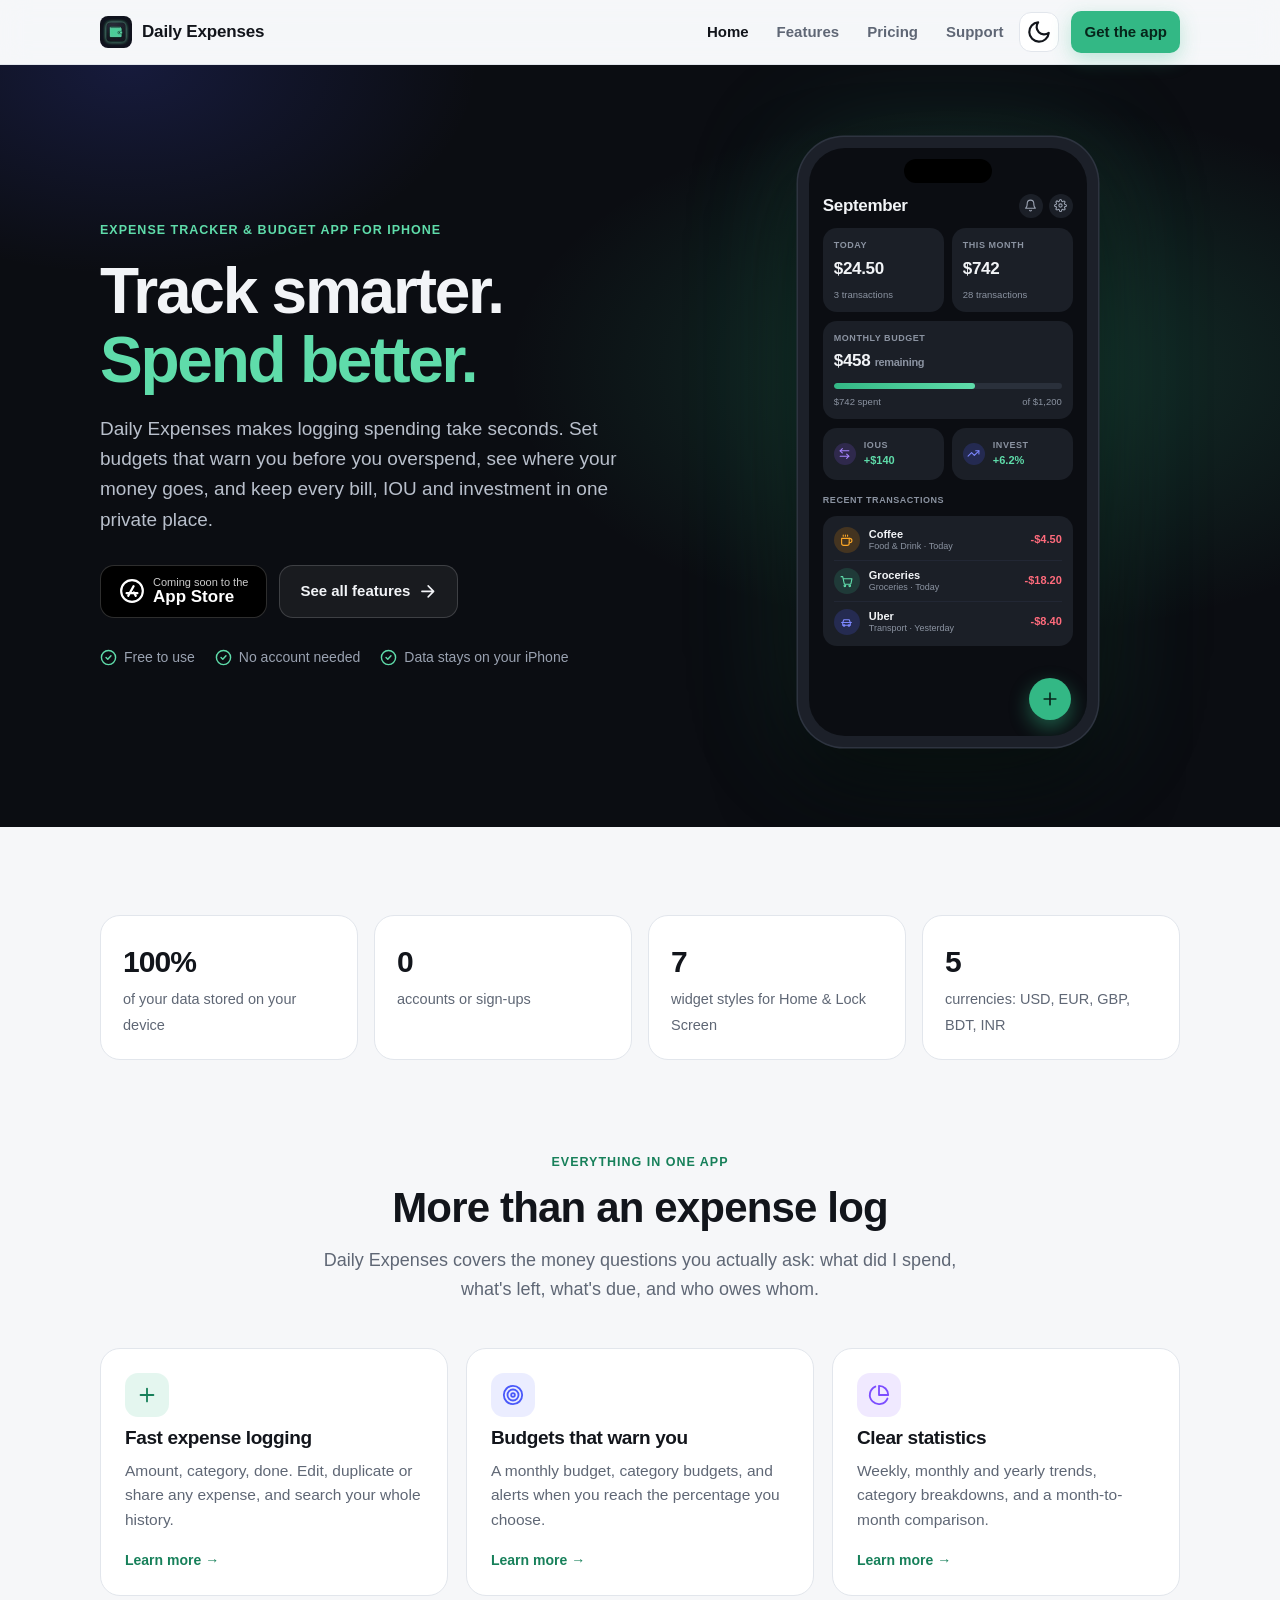
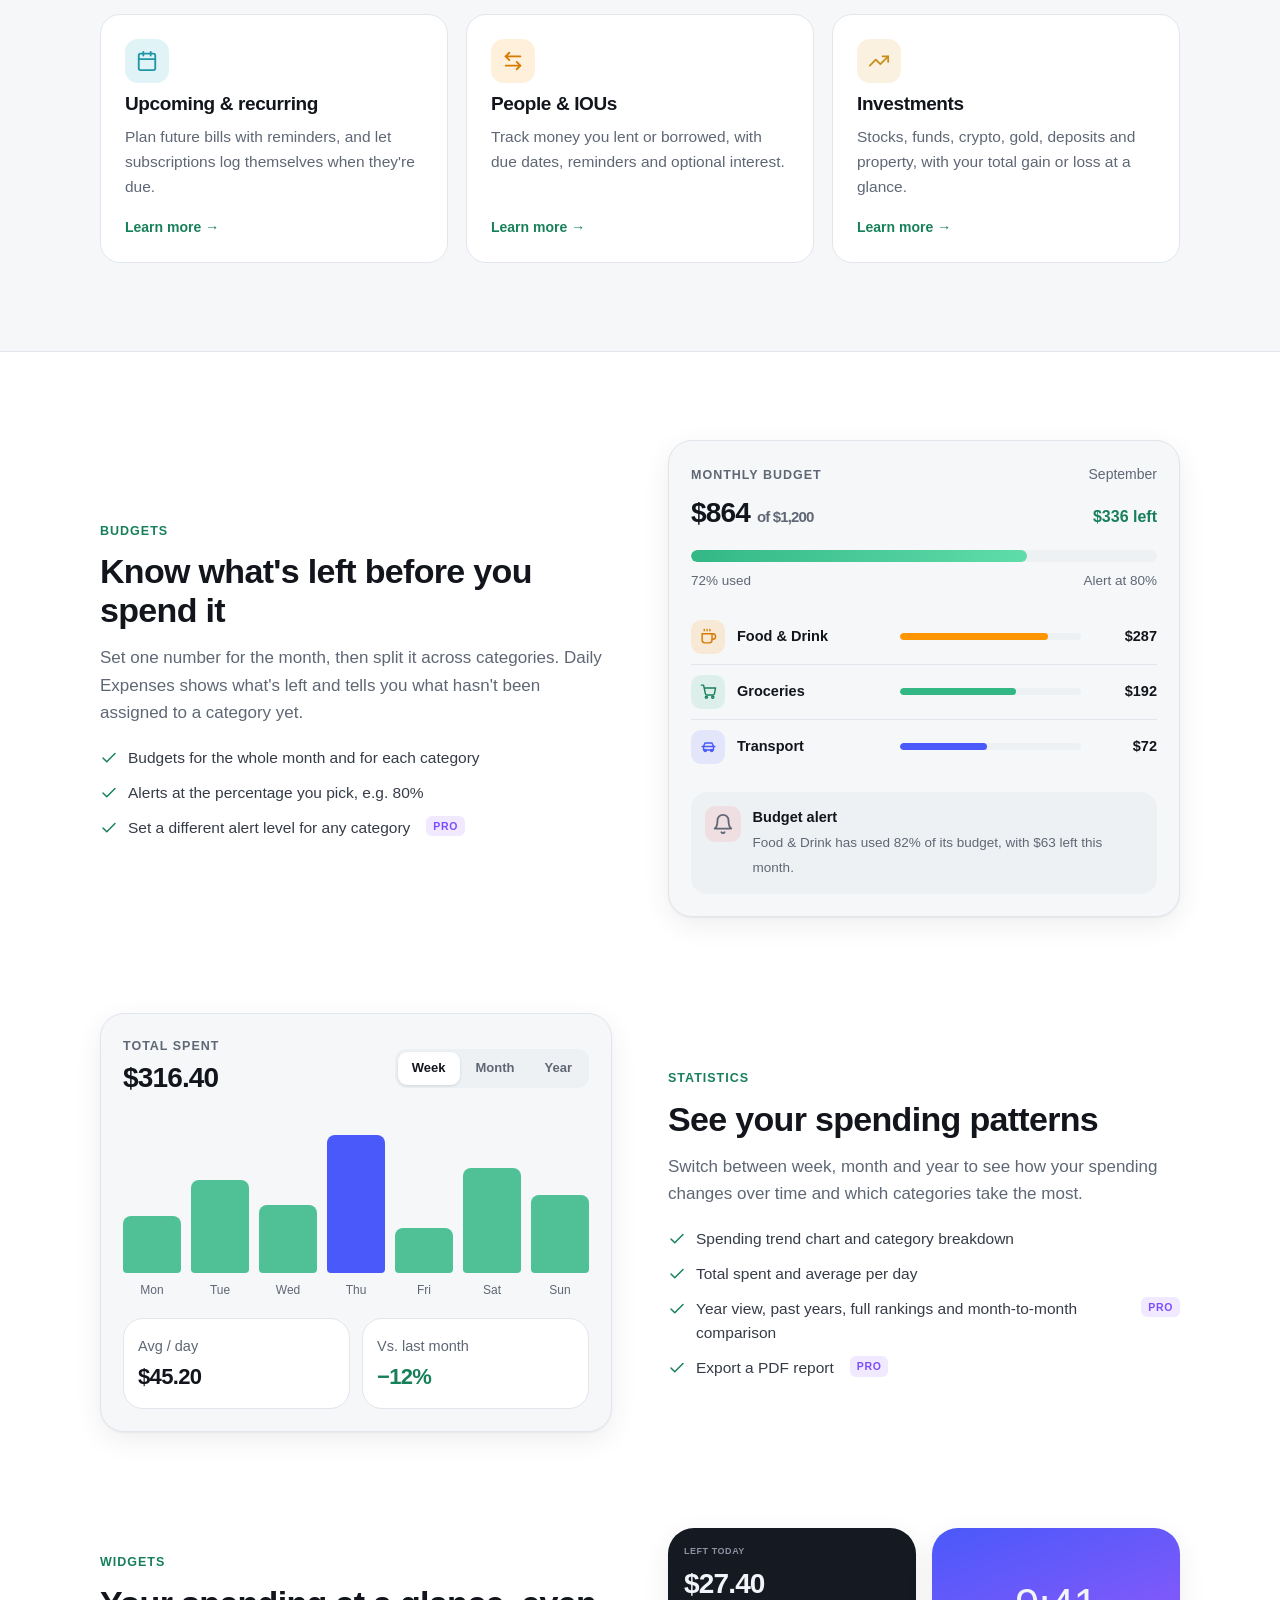
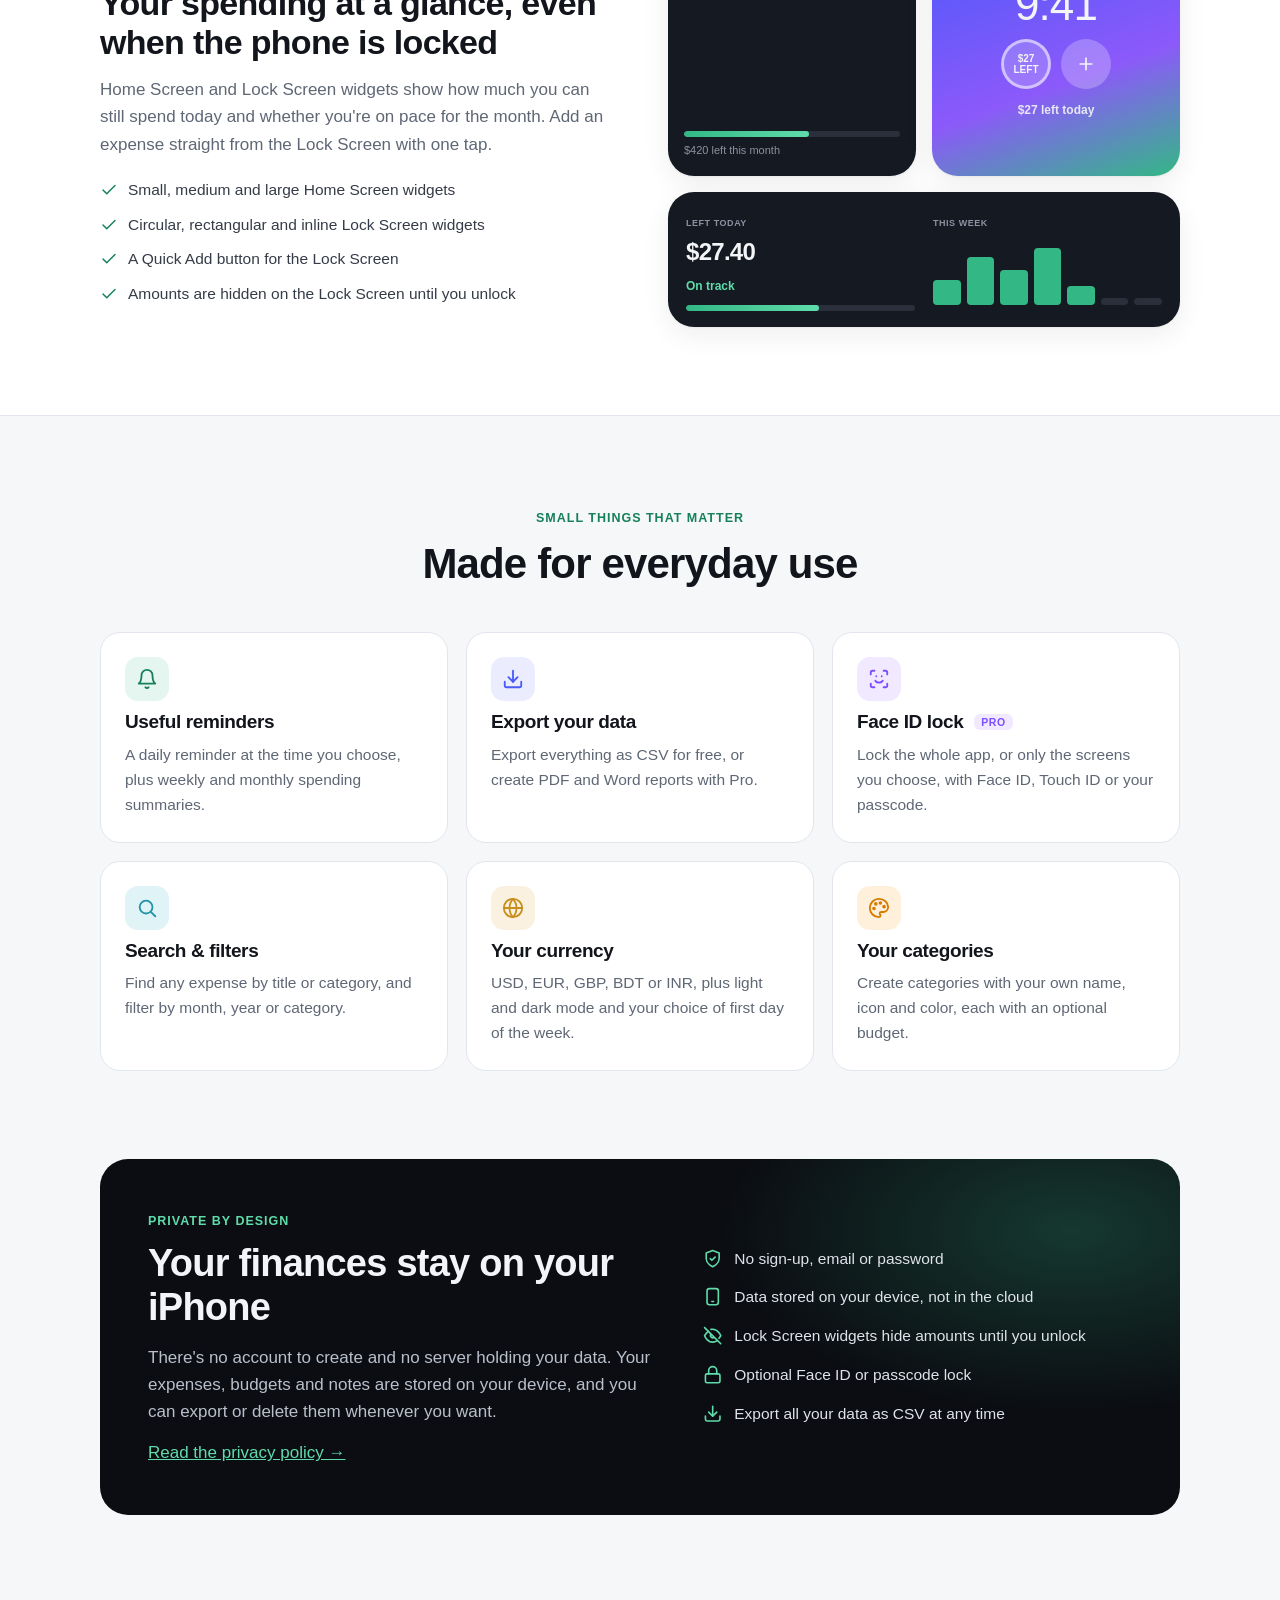
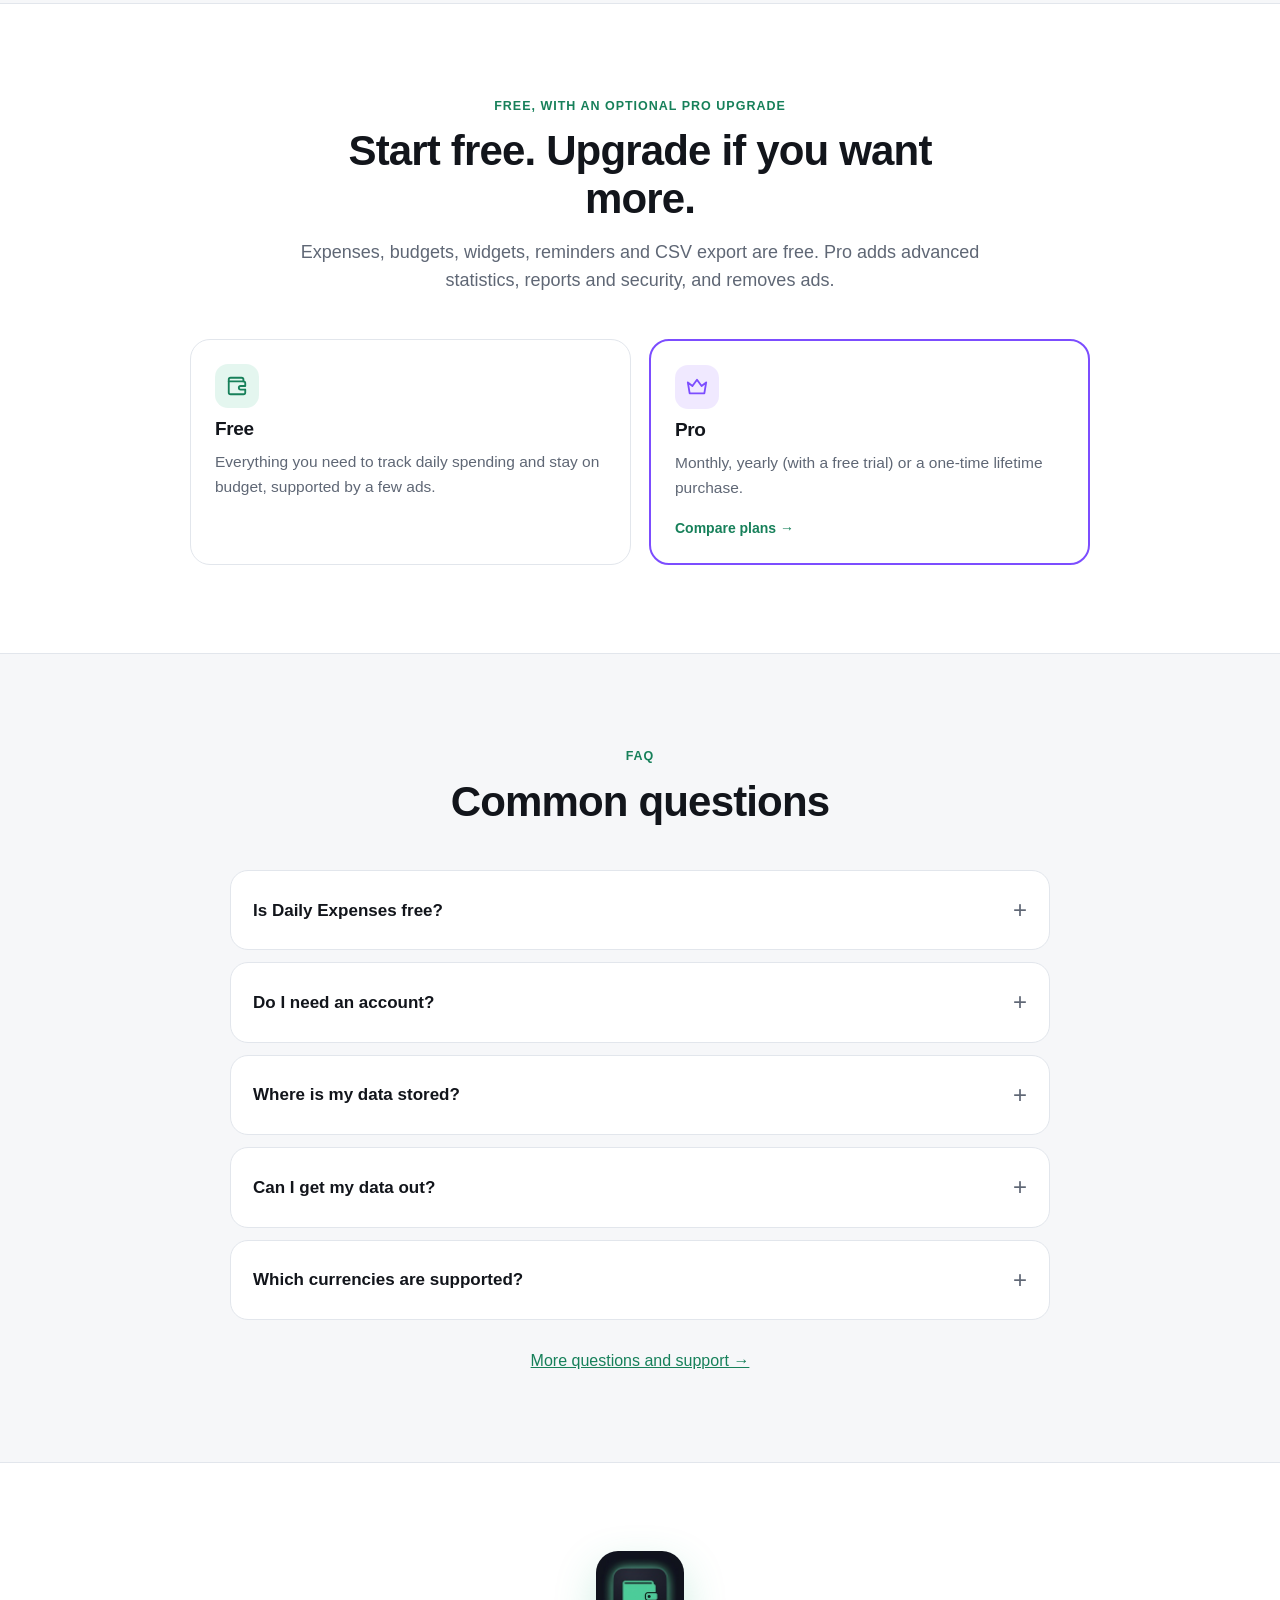
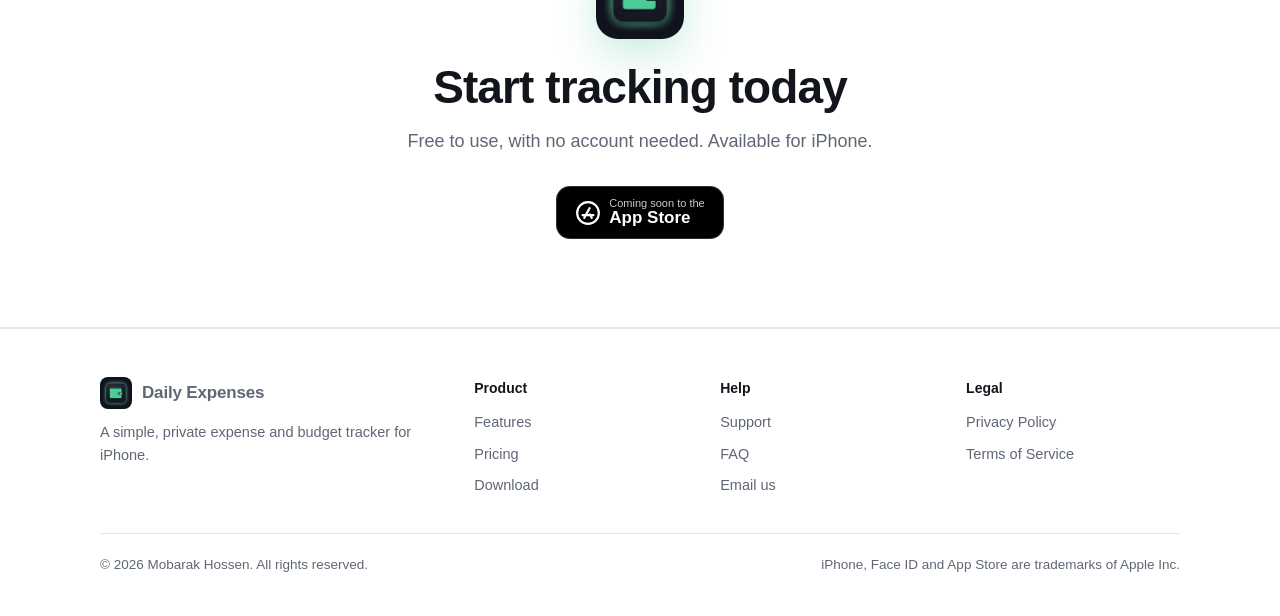
<file: index.html>
<!DOCTYPE html>
<html lang="en" class="no-js">
<head>
<meta charset="UTF-8">
<meta name="viewport" content="width=device-width, initial-scale=1.0">
<title>Daily Expenses: Expense Tracker &amp; Budget App for iPhone</title>
<meta name="description" content="Track spending in seconds, set monthly and category budgets, and see clear charts. A private expense tracker for iPhone with widgets and no account. Free.">
<link rel="canonical" href="https://mobarak19.github.io/daily-expense-legal/">
<meta name="robots" content="index, follow, max-image-preview:large">
<meta name="author" content="Mobarak Hossen">
<meta name="theme-color" content="#f6f7f9" media="(prefers-color-scheme: light)">
<meta name="theme-color" content="#0b0d12" media="(prefers-color-scheme: dark)">
<meta property="og:type" content="website">
<meta property="og:site_name" content="Daily Expenses">
<meta property="og:locale" content="en_US">
<meta property="og:url" content="https://mobarak19.github.io/daily-expense-legal/">
<meta property="og:title" content="Daily Expenses: Expense Tracker &amp; Budget App for iPhone">
<meta property="og:description" content="Track spending in seconds, set monthly and category budgets, and see clear charts. A private expense tracker for iPhone with widgets and no account. Free.">
<meta property="og:image" content="https://mobarak19.github.io/daily-expense-legal/assets/img/og-image.png">
<meta property="og:image:width" content="1200">
<meta property="og:image:height" content="630">
<meta property="og:image:alt" content="Daily Expenses — Track smarter. Spend better. Expense tracker and budget app for iPhone.">
<meta name="twitter:card" content="summary_large_image">
<meta name="twitter:title" content="Daily Expenses: Expense Tracker &amp; Budget App for iPhone">
<meta name="twitter:description" content="Track spending in seconds, set monthly and category budgets, and see clear charts. A private expense tracker for iPhone with widgets and no account. Free.">
<meta name="twitter:image" content="https://mobarak19.github.io/daily-expense-legal/assets/img/og-image.png">
<link rel="icon" type="image/png" sizes="64x64" href="assets/img/favicon.png">
<link rel="apple-touch-icon" href="assets/img/apple-touch-icon.png">
<link rel="manifest" href="site.webmanifest">
<link rel="stylesheet" href="assets/css/site.css">
<script>try{var t=localStorage.getItem("de-theme");if(t==="light"||t==="dark")document.documentElement.dataset.theme=t}catch(e){}</script>
<script type="application/ld+json">
{
 "@context": "https://schema.org",
 "@graph": [
  {
   "@type": "WebSite",
   "@id": "https://mobarak19.github.io/daily-expense-legal/#website",
   "url": "https://mobarak19.github.io/daily-expense-legal/",
   "name": "Daily Expenses",
   "description": "Track spending in seconds, set monthly and category budgets, and see clear charts. A private expense tracker for iPhone with widgets and no account. Free.",
   "inLanguage": "en",
   "publisher": {
    "@type": "Person",
    "name": "Mobarak Hossen",
    "email": "mailto:mobarak.cse.cou@gmail.com"
   }
  },
  {
   "@type": "MobileApplication",
   "@id": "https://mobarak19.github.io/daily-expense-legal/#app",
   "name": "Daily Expenses",
   "operatingSystem": "iOS",
   "applicationCategory": "FinanceApplication",
   "description": "A private expense tracker and budget app for iPhone. Log spending, set monthly and category budgets, see spending charts, plan bills, track IOUs and investments, with Home and Lock Screen widgets.",
   "url": "https://mobarak19.github.io/daily-expense-legal/",
   "image": "https://mobarak19.github.io/daily-expense-legal/assets/img/og-image.png",
   "author": {
    "@type": "Person",
    "name": "Mobarak Hossen",
    "email": "mailto:mobarak.cse.cou@gmail.com"
   },
   "featureList": [
    "Expense tracking",
    "Monthly and category budgets",
    "Budget alerts",
    "Spending statistics and charts",
    "Recurring and upcoming expenses",
    "Lend and borrow (IOU) tracking",
    "Investment tracking",
    "Home Screen and Lock Screen widgets",
    "Face ID app lock",
    "CSV, PDF and Word export"
   ],
   "offers": [
    {
     "@type": "Offer",
     "name": "Free",
     "price": "0",
     "priceCurrency": "USD"
    },
    {
     "@type": "Offer",
     "name": "Pro Monthly",
     "price": "3.99",
     "priceCurrency": "USD"
    },
    {
     "@type": "Offer",
     "name": "Pro Yearly",
     "price": "19.99",
     "priceCurrency": "USD"
    },
    {
     "@type": "Offer",
     "name": "Pro Lifetime",
     "price": "39.99",
     "priceCurrency": "USD"
    }
   ]
  }
 ]
}
</script>
</head>
<body>
<a class="skip" href="#main">Skip to content</a>

<header class="site-header">
  <div class="wrap">
    <a class="brand" href="./"><img src="assets/img/favicon.png" alt="" width="32" height="32">Daily Expenses</a>
    <button class="menu-btn" aria-label="Menu" aria-expanded="false"></button>
    <nav class="site-nav" aria-label="Main">
      <a href="./" aria-current="page">Home</a>
      <a href="features.html">Features</a>
      <a href="pricing.html">Pricing</a>
      <a href="support.html">Support</a>
      <button class="theme-btn" type="button" aria-label="Toggle theme"></button>
      <a class="btn btn-primary btn-small" href="#download">Get the app</a>
    </nav>
  </div>
</header>

<main id="main">

  <!-- Hero -->
  <section class="hero-home">
    <div class="wrap">
      <div>
        <h1 class="eyebrow">Expense tracker &amp; budget app for iPhone</h1>
        <p class="slogan">Track smarter.<br><em>Spend better.</em></p>
        <p class="lede">Daily Expenses makes logging spending take seconds. Set budgets that warn you before you overspend, see where your money goes, and keep every bill, IOU and investment in one private place.</p>
        <div class="hero-actions">
          <a class="btn btn-store" data-appstore href="#download">
            <span data-icon="appstore"></span>
            <span class="store-text"><small>Download on the</small><strong>App Store</strong></span>
          </a>
          <a class="btn btn-ghost" href="features.html">See all features <span data-icon="arrow"></span></a>
        </div>
        <ul class="hero-points">
          <li><span data-icon="checkCircle"></span>Free to use</li>
          <li><span data-icon="checkCircle"></span>No account needed</li>
          <li><span data-icon="checkCircle"></span>Data stays on your iPhone</li>
        </ul>
      </div>

      <div class="phone" role="img" aria-label="The Daily Expenses home screen showing today's and this month's spending, the monthly budget and recent transactions">
        <div class="phone-screen">
          <div class="ps-top">
            <b>September</b>
            <span><i class="ps-dot"><span data-icon="bell"></span></i><i class="ps-dot"><span data-icon="gear"></span></i></span>
          </div>
          <div class="ps-row">
            <div class="ps-card"><div class="ps-label">Today</div><div class="ps-amt">$24.50</div><div class="ps-sub"><span>3 transactions</span></div></div>
            <div class="ps-card"><div class="ps-label">This Month</div><div class="ps-amt">$742</div><div class="ps-sub"><span>28 transactions</span></div></div>
          </div>
          <div class="ps-card">
            <div class="ps-label">Monthly Budget</div>
            <div class="ps-amt">$458 <span style="font-size:11px;font-weight:600;color:#8b93a1">remaining</span></div>
            <div class="ps-bar"><i></i></div>
            <div class="ps-sub"><span>$742 spent</span><span>of $1,200</span></div>
          </div>
          <div class="ps-row">
            <div class="ps-card ps-mini"><span class="ps-ic" style="background:rgba(140,89,250,.18);color:#a885ff"><span data-icon="swap"></span></span><div><div class="ps-label">IOUs</div><b style="color:#5fdcaa">+$140</b></div></div>
            <div class="ps-card ps-mini"><span class="ps-ic" style="background:rgba(74,89,250,.2);color:#7d88ff"><span data-icon="trend"></span></span><div><div class="ps-label">Invest</div><b style="color:#5fdcaa">+6.2%</b></div></div>
          </div>
          <div class="ps-label" style="margin-top:4px">Recent transactions</div>
          <div class="ps-card" style="padding:4px 11px">
            <div class="ps-tx"><span class="ps-ic" style="background:rgba(255,149,0,.18);color:#ffa826"><span data-icon="cup"></span></span><div><b>Coffee</b><small>Food &amp; Drink · Today</small></div><span class="ps-neg">-$4.50</span></div>
            <div class="ps-tx"><span class="ps-ic" style="background:rgba(51,184,133,.18);color:#5fdcaa"><span data-icon="cart"></span></span><div><b>Groceries</b><small>Groceries · Today</small></div><span class="ps-neg">-$18.20</span></div>
            <div class="ps-tx"><span class="ps-ic" style="background:rgba(74,89,250,.2);color:#7d88ff"><span data-icon="car"></span></span><div><b>Uber</b><small>Transport · Yesterday</small></div><span class="ps-neg">-$8.40</span></div>
          </div>
          <div class="ps-fab"><span data-icon="plus"></span></div>
        </div>
      </div>
    </div>
  </section>

  <!-- Stats strip -->
  <section class="section" style="padding-bottom:0">
    <div class="wrap">
      <div class="stats reveal">
        <div class="stat"><b>100%</b><span>of your data stored on your device</span></div>
        <div class="stat"><b>0</b><span>accounts or sign-ups</span></div>
        <div class="stat"><b>7</b><span>widget styles for Home &amp; Lock Screen</span></div>
        <div class="stat"><b>5</b><span>currencies: USD, EUR, GBP, BDT, INR</span></div>
      </div>
    </div>
  </section>

  <!-- Feature overview -->
  <section class="section">
    <div class="wrap">
      <div class="section-head center reveal">
        <span class="eyebrow">Everything in one app</span>
        <h2>More than an expense log</h2>
        <p>Daily Expenses covers the money questions you actually ask: what did I spend, what's left, what's due, and who owes whom.</p>
      </div>
      <div class="fgrid">
        <a class="fcard reveal" href="features.html#expenses">
          <span class="ficon t-green"><span data-icon="plus"></span></span>
          <h3>Fast expense logging</h3>
          <p>Amount, category, done. Edit, duplicate or share any expense, and search your whole history.</p>
          <span class="more">Learn more →</span>
        </a>
        <a class="fcard reveal" href="features.html#budgets">
          <span class="ficon t-indigo"><span data-icon="target"></span></span>
          <h3>Budgets that warn you</h3>
          <p>A monthly budget, category budgets, and alerts when you reach the percentage you choose.</p>
          <span class="more">Learn more →</span>
        </a>
        <a class="fcard reveal" href="features.html#statistics">
          <span class="ficon t-pro"><span data-icon="pie"></span></span>
          <h3>Clear statistics</h3>
          <p>Weekly, monthly and yearly trends, category breakdowns, and a month-to-month comparison.</p>
          <span class="more">Learn more →</span>
        </a>
        <a class="fcard reveal" href="features.html#upcoming">
          <span class="ficon t-teal"><span data-icon="calendar"></span></span>
          <h3>Upcoming &amp; recurring</h3>
          <p>Plan future bills with reminders, and let subscriptions log themselves when they're due.</p>
          <span class="more">Learn more →</span>
        </a>
        <a class="fcard reveal" href="features.html#ious">
          <span class="ficon t-orange"><span data-icon="swap"></span></span>
          <h3>People &amp; IOUs</h3>
          <p>Track money you lent or borrowed, with due dates, reminders and optional interest.</p>
          <span class="more">Learn more →</span>
        </a>
        <a class="fcard reveal" href="features.html#investments">
          <span class="ficon t-gold"><span data-icon="trend"></span></span>
          <h3>Investments</h3>
          <p>Stocks, funds, crypto, gold, deposits and property, with your total gain or loss at a glance.</p>
          <span class="more">Learn more →</span>
        </a>
      </div>
    </div>
  </section>

  <!-- Spotlights -->
  <section class="section alt">
    <div class="wrap">

      <div class="split reveal">
        <div>
          <span class="eyebrow">Budgets</span>
          <h3>Know what's left before you spend it</h3>
          <p>Set one number for the month, then split it across categories. Daily Expenses shows what's left and tells you what hasn't been assigned to a category yet.</p>
          <ul class="checks">
            <li><span data-icon="check"></span>Budgets for the whole month and for each category</li>
            <li><span data-icon="check"></span>Alerts at the percentage you pick, e.g. 80%</li>
            <li><span data-icon="check"></span>Set a different alert level for any category <span class="pro-tag">PRO</span></li>
          </ul>
        </div>
        <div class="split-visual">
          <div class="panel">
            <div class="budget-top"><span class="eyebrow" style="color:var(--muted)">Monthly budget</span><span style="color:var(--muted);font-size:14px">September</span></div>
            <div class="budget-top" style="margin-top:6px"><b>$864 <span style="font-size:15px;color:var(--muted);font-weight:600">of $1,200</span></b><span style="color:var(--green-ink);font-weight:700">$336 left</span></div>
            <div class="budget-track"><i></i></div>
            <div class="budget-note"><span>72% used</span><span>Alert at 80%</span></div>
            <div style="margin-top:18px">
              <div class="cat-row"><span class="ficon t-orange"><span data-icon="cup"></span></span><span class="name">Food &amp; Drink</span><span class="track"><i style="width:82%;background:#ff9500"></i></span><span class="amt">$287</span></div>
              <div class="cat-row"><span class="ficon t-green"><span data-icon="cart"></span></span><span class="name">Groceries</span><span class="track"><i style="width:64%;background:var(--green)"></i></span><span class="amt">$192</span></div>
              <div class="cat-row"><span class="ficon t-indigo"><span data-icon="car"></span></span><span class="name">Transport</span><span class="track"><i style="width:48%;background:var(--indigo)"></i></span><span class="amt">$72</span></div>
            </div>
            <div class="alert-toast">
              <span class="ficon t-red"><span data-icon="bell"></span></span>
              <div><b>Budget alert</b><span>Food &amp; Drink has used 82% of its budget, with $63 left this month.</span></div>
            </div>
          </div>
        </div>
      </div>

      <div class="split flip reveal">
        <div>
          <span class="eyebrow">Statistics</span>
          <h3>See your spending patterns</h3>
          <p>Switch between week, month and year to see how your spending changes over time and which categories take the most.</p>
          <ul class="checks">
            <li><span data-icon="check"></span>Spending trend chart and category breakdown</li>
            <li><span data-icon="check"></span>Total spent and average per day</li>
            <li><span data-icon="check"></span>Year view, past years, full rankings and month-to-month comparison <span class="pro-tag">PRO</span></li>
            <li><span data-icon="check"></span>Export a PDF report <span class="pro-tag">PRO</span></li>
          </ul>
        </div>
        <div class="split-visual">
          <div class="panel">
            <div style="display:flex;justify-content:space-between;align-items:center;gap:12px;flex-wrap:wrap">
              <div><div class="eyebrow" style="color:var(--muted)">Total spent</div><b style="font-size:28px;letter-spacing:-.03em">$316.40</b></div>
              <div class="seg"><span class="on">Week</span><span>Month</span><span>Year</span></div>
            </div>
            <div class="bars" aria-hidden="true">
              <i style="height:38%"></i><i style="height:62%"></i><i style="height:45%"></i><i class="hi" style="height:92%"></i><i style="height:30%"></i><i style="height:70%"></i><i style="height:52%"></i>
            </div>
            <div class="bar-labels"><span>Mon</span><span>Tue</span><span>Wed</span><span>Thu</span><span>Fri</span><span>Sat</span><span>Sun</span></div>
            <div style="display:grid;grid-template-columns:1fr 1fr;gap:12px;margin-top:18px">
              <div class="stat" style="padding:14px"><span>Avg / day</span><b style="font-size:22px">$45.20</b></div>
              <div class="stat" style="padding:14px"><span>Vs. last month</span><b style="font-size:22px;color:var(--green-ink)">−12%</b></div>
            </div>
          </div>
        </div>
      </div>

      <div class="split reveal">
        <div>
          <span class="eyebrow">Widgets</span>
          <h3>Your spending at a glance, even when the phone is locked</h3>
          <p>Home Screen and Lock Screen widgets show how much you can still spend today and whether you're on pace for the month. Add an expense straight from the Lock Screen with one tap.</p>
          <ul class="checks">
            <li><span data-icon="check"></span>Small, medium and large Home Screen widgets</li>
            <li><span data-icon="check"></span>Circular, rectangular and inline Lock Screen widgets</li>
            <li><span data-icon="check"></span>A Quick Add button for the Lock Screen</li>
            <li><span data-icon="check"></span>Amounts are hidden on the Lock Screen until you unlock</li>
          </ul>
        </div>
        <div class="split-visual">
          <div class="widgets" aria-hidden="true">
            <div class="w-small">
              <span class="ps-label">Left today</span>
              <b>$27.40</b>
              <div class="ps-bar"><i style="width:58%"></i></div>
              <div class="ps-sub"><span>$420 left this month</span></div>
            </div>
            <div class="w-lock">
              <div class="clock">9:41</div>
              <div class="accs">
                <div class="w-circ">$27<br>LEFT</div>
                <div class="w-circ plus"><span data-icon="plus"></span></div>
              </div>
              <div class="w-inline">$27 left today</div>
            </div>
            <div class="w-medium">
              <div>
                <span class="ps-label">Left today</span>
                <b style="display:block">$27.40</b>
                <span style="font-size:12px;color:#5fdcaa;font-weight:700">On track</span>
                <div class="ps-bar"><i style="width:58%"></i></div>
              </div>
              <div>
                <span class="ps-label">This week</span>
                <div class="wk"><i style="height:40%"></i><i style="height:75%"></i><i style="height:55%"></i><i style="height:90%"></i><i style="height:30%"></i><i class="off" style="height:12%"></i><i class="off" style="height:12%"></i></div>
              </div>
            </div>
          </div>
        </div>
      </div>

    </div>
  </section>

  <!-- More features -->
  <section class="section">
    <div class="wrap">
      <div class="section-head center reveal">
        <span class="eyebrow">Small things that matter</span>
        <h2>Made for everyday use</h2>
      </div>
      <div class="fgrid">
        <div class="fcard reveal"><span class="ficon t-green"><span data-icon="bell"></span></span><h3>Useful reminders</h3><p>A daily reminder at the time you choose, plus weekly and monthly spending summaries.</p></div>
        <div class="fcard reveal"><span class="ficon t-indigo"><span data-icon="download"></span></span><h3>Export your data</h3><p>Export everything as CSV for free, or create PDF and Word reports with Pro.</p></div>
        <div class="fcard reveal"><span class="ficon t-pro"><span data-icon="face"></span></span><h3>Face ID lock <span class="pro-tag">PRO</span></h3><p>Lock the whole app, or only the screens you choose, with Face ID, Touch ID or your passcode.</p></div>
        <div class="fcard reveal"><span class="ficon t-teal"><span data-icon="search"></span></span><h3>Search &amp; filters</h3><p>Find any expense by title or category, and filter by month, year or category.</p></div>
        <div class="fcard reveal"><span class="ficon t-gold"><span data-icon="globe"></span></span><h3>Your currency</h3><p>USD, EUR, GBP, BDT or INR, plus light and dark mode and your choice of first day of the week.</p></div>
        <div class="fcard reveal"><span class="ficon t-orange"><span data-icon="palette"></span></span><h3>Your categories</h3><p>Create categories with your own name, icon and color, each with an optional budget.</p></div>
      </div>
    </div>
  </section>

  <!-- Privacy -->
  <section class="section" style="padding-top:0">
    <div class="wrap">
      <div class="privacy-band reveal">
        <div>
          <span class="eyebrow">Private by design</span>
          <h2>Your finances stay on your iPhone</h2>
          <p>There's no account to create and no server holding your data. Your expenses, budgets and notes are stored on your device, and you can export or delete them whenever you want.</p>
          <p style="margin-top:14px"><a href="privacy-policy.html">Read the privacy policy →</a></p>
        </div>
        <ul>
          <li><span data-icon="shield"></span>No sign-up, email or password</li>
          <li><span data-icon="phone"></span>Data stored on your device, not in the cloud</li>
          <li><span data-icon="eyeOff"></span>Lock Screen widgets hide amounts until you unlock</li>
          <li><span data-icon="lock"></span>Optional Face ID or passcode lock</li>
          <li><span data-icon="download"></span>Export all your data as CSV at any time</li>
        </ul>
      </div>
    </div>
  </section>

  <!-- Pricing teaser -->
  <section class="section alt">
    <div class="wrap">
      <div class="section-head center reveal">
        <span class="eyebrow">Free, with an optional Pro upgrade</span>
        <h2>Start free. Upgrade if you want more.</h2>
        <p>Expenses, budgets, widgets, reminders and CSV export are free. Pro adds advanced statistics, reports and security, and removes ads.</p>
      </div>
      <div class="fgrid" style="max-width:900px;margin:0 auto;grid-template-columns:repeat(auto-fit,minmax(240px,1fr))">
        <div class="fcard reveal"><span class="ficon t-green"><span data-icon="wallet"></span></span><h3>Free</h3><p>Everything you need to track daily spending and stay on budget, supported by a few ads.</p></div>
        <div class="fcard reveal" style="border:2px solid var(--pro)"><span class="ficon t-pro"><span data-icon="crown"></span></span><h3>Pro</h3><p>Monthly, yearly (with a free trial) or a one-time lifetime purchase.</p><a class="more" href="pricing.html" style="text-decoration:none">Compare plans →</a></div>
      </div>
    </div>
  </section>

  <!-- FAQ -->
  <section class="section">
    <div class="wrap">
      <div class="section-head center reveal">
        <span class="eyebrow">FAQ</span>
        <h2>Common questions</h2>
      </div>
      <div class="faq">
        <details><summary>Is Daily Expenses free?</summary><div><p>Yes. Logging expenses, budgets, categories, recurring expenses, widgets, reminders and CSV export are free. Pro is an optional upgrade that removes ads and adds extra features.</p></div></details>
        <details><summary>Do I need an account?</summary><div><p>No. There's no sign-up. Open the app and start logging.</p></div></details>
        <details><summary>Where is my data stored?</summary><div><p>On your iPhone, in the app's local database. It isn't uploaded to our servers. It's included in your regular iCloud or computer backup like any other app's data.</p></div></details>
        <details><summary>Can I get my data out?</summary><div><p>Yes. Settings → Export Data creates CSV files for your expenses, categories, recurring expenses, IOUs, investments and upcoming expenses. Pro users can also export PDF and Word reports.</p></div></details>
        <details><summary>Which currencies are supported?</summary><div><p>US Dollar, Euro, British Pound, Bangladeshi Taka and Indian Rupee. You can change the currency in Settings.</p></div></details>
      </div>
      <p style="text-align:center;margin-top:28px"><a href="support.html">More questions and support →</a></p>
    </div>
  </section>

  <!-- CTA -->
  <section class="cta alt section" id="download">
    <div class="wrap">
      <img src="assets/img/apple-touch-icon.png" alt="Daily Expenses app icon" width="88" height="88" loading="lazy">
      <h2>Start tracking today</h2>
      <p>Free to use, with no account needed. Available for iPhone.</p>
      <div class="hero-actions">
        <a class="btn btn-store" data-appstore href="#download">
          <span data-icon="appstore"></span>
          <span class="store-text"><small>Download on the</small><strong>App Store</strong></span>
        </a>
      </div>
    </div>
  </section>

</main>

<footer class="site-footer">
  <div class="wrap">
    <div class="cols">
      <div>
        <a class="brand" href="./"><img src="assets/img/favicon.png" alt="" width="32" height="32">Daily Expenses</a>
        <p>A simple, private expense and budget tracker for iPhone.</p>
      </div>
      <div>
        <h4>Product</h4>
        <ul><li><a href="features.html">Features</a></li><li><a href="pricing.html">Pricing</a></li><li><a href="./#download">Download</a></li></ul>
      </div>
      <div>
        <h4>Help</h4>
        <ul><li><a href="support.html">Support</a></li><li><a href="support.html#faq">FAQ</a></li><li><a href="mailto:mobarak.cse.cou@gmail.com">Email us</a></li></ul>
      </div>
      <div>
        <h4>Legal</h4>
        <ul><li><a href="privacy-policy.html">Privacy Policy</a></li><li><a href="terms.html">Terms of Service</a></li></ul>
      </div>
    </div>
    <div class="legal-line">
      <span>© <span data-year>2026</span> Mobarak Hossen. All rights reserved.</span>
      <span>iPhone, Face ID and App Store are trademarks of Apple Inc.</span>
    </div>
  </div>
</footer>

<script src="assets/js/site.js" defer></script>
</body>
</html>
</file>
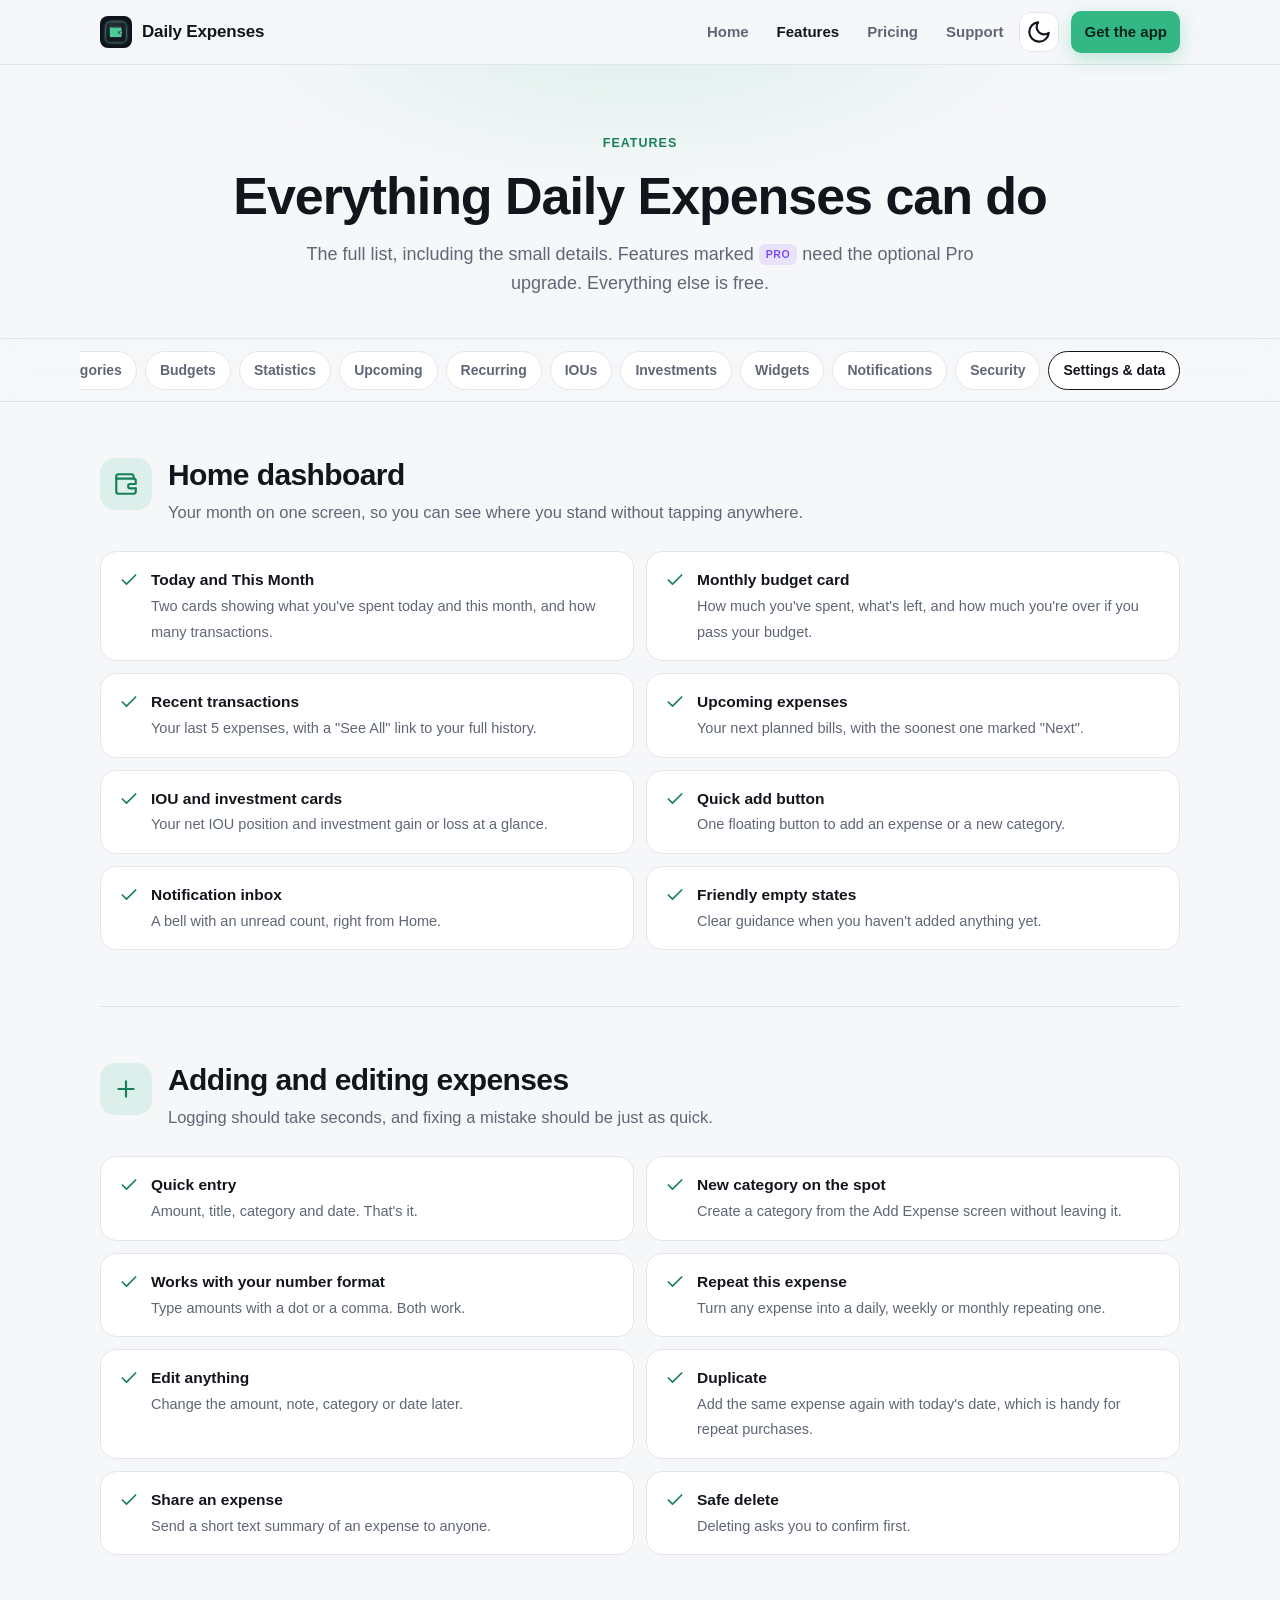
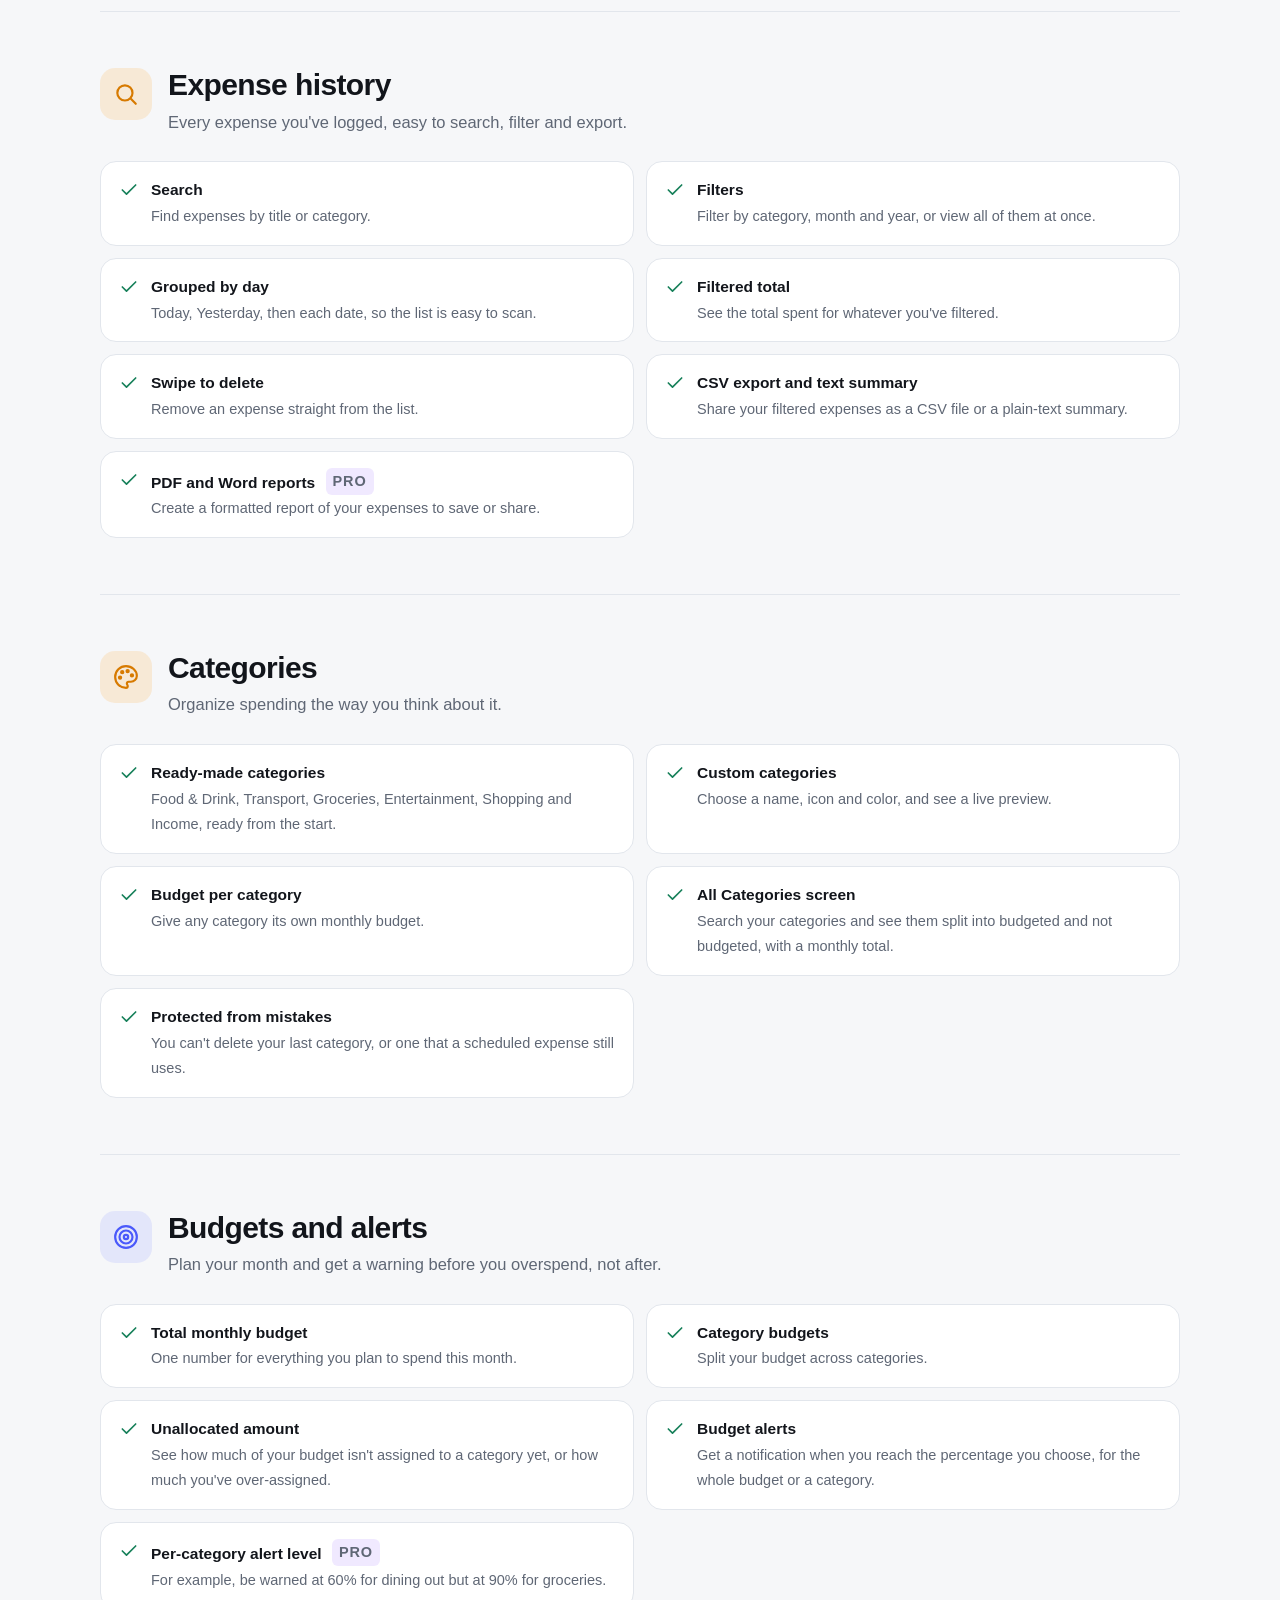
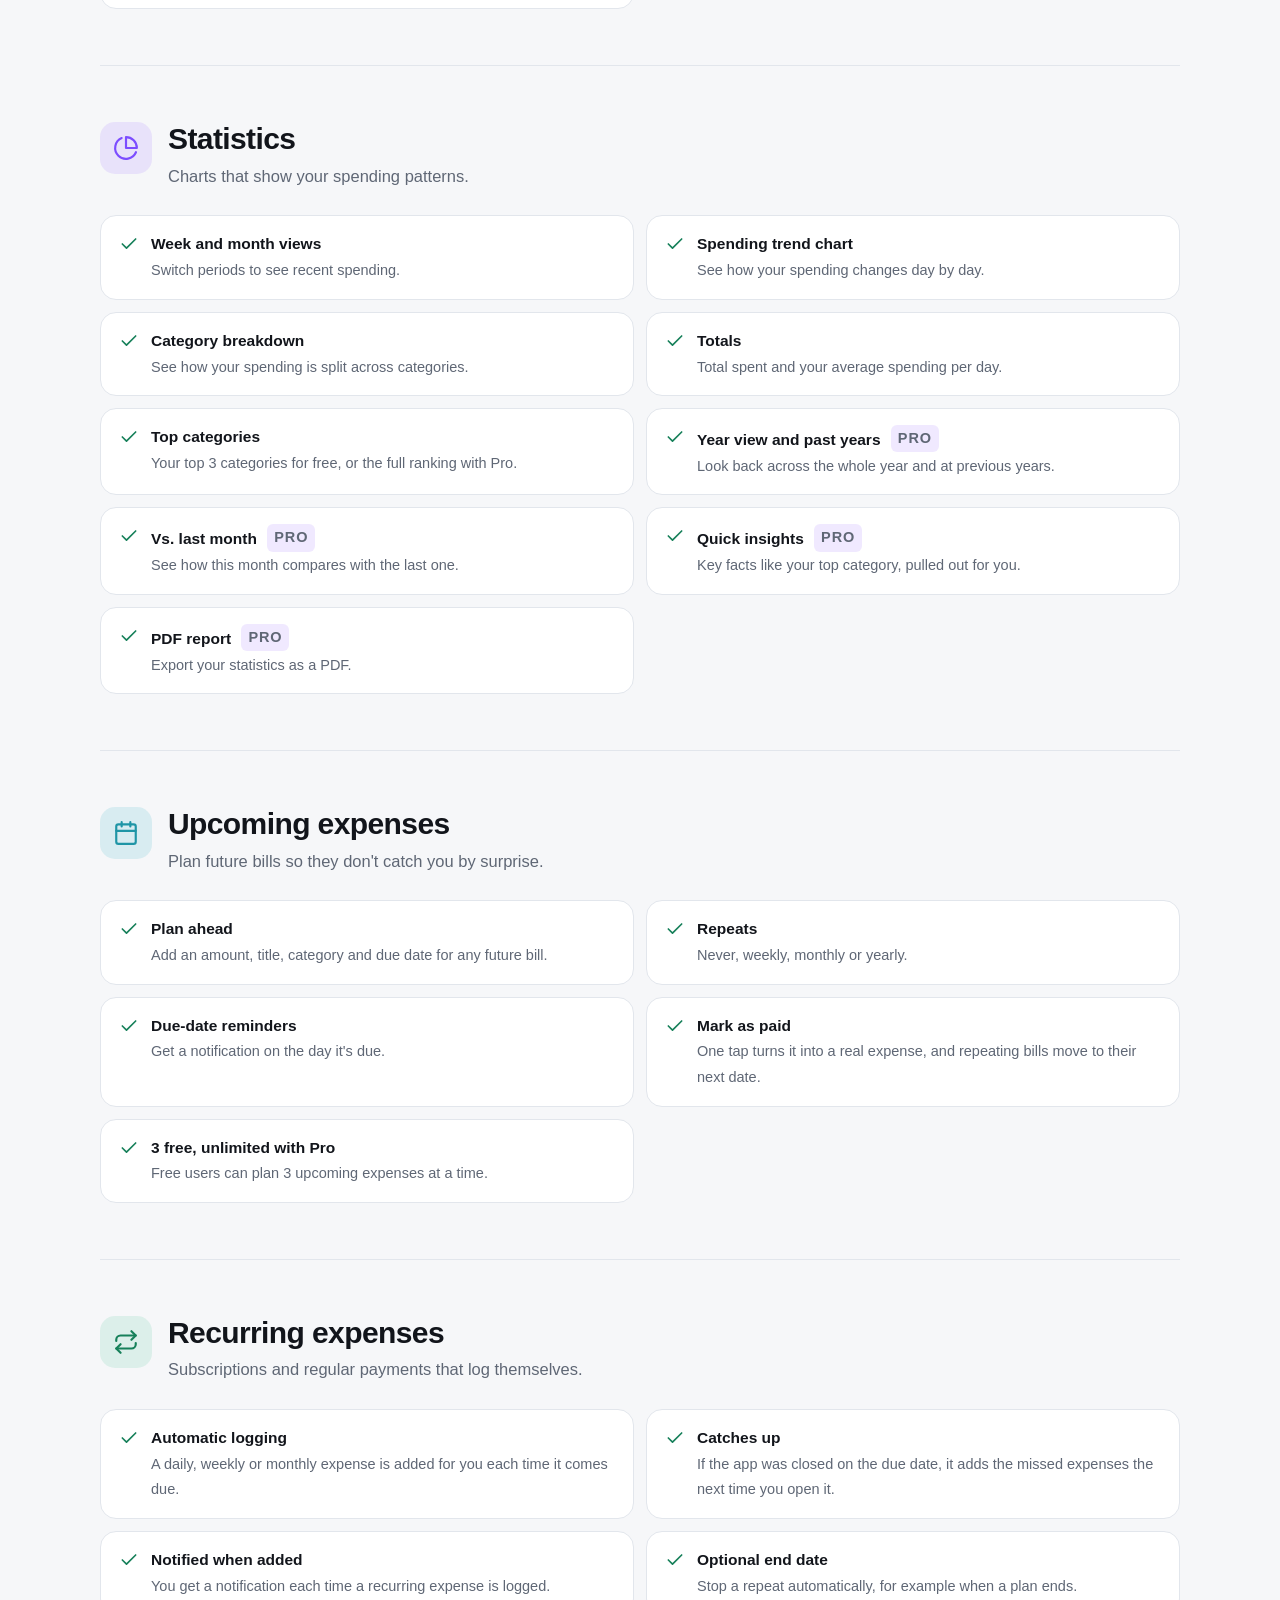
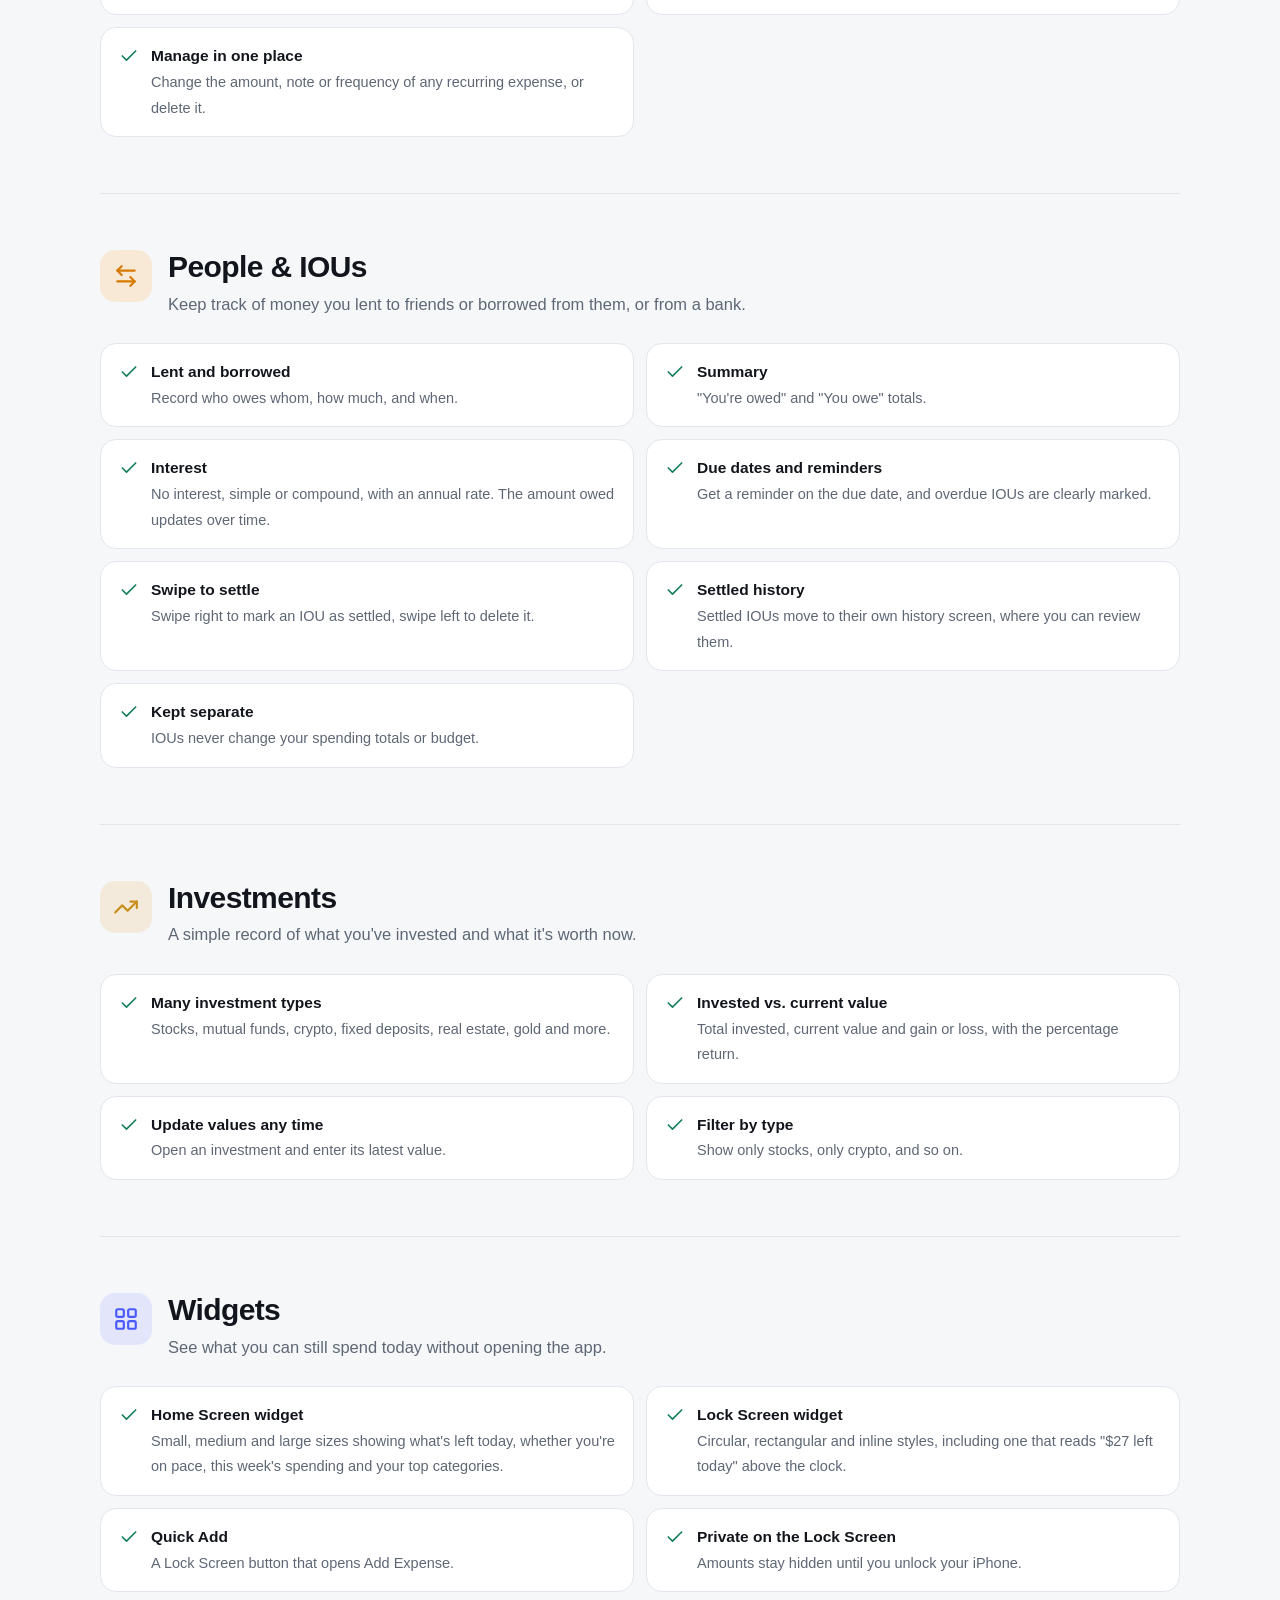
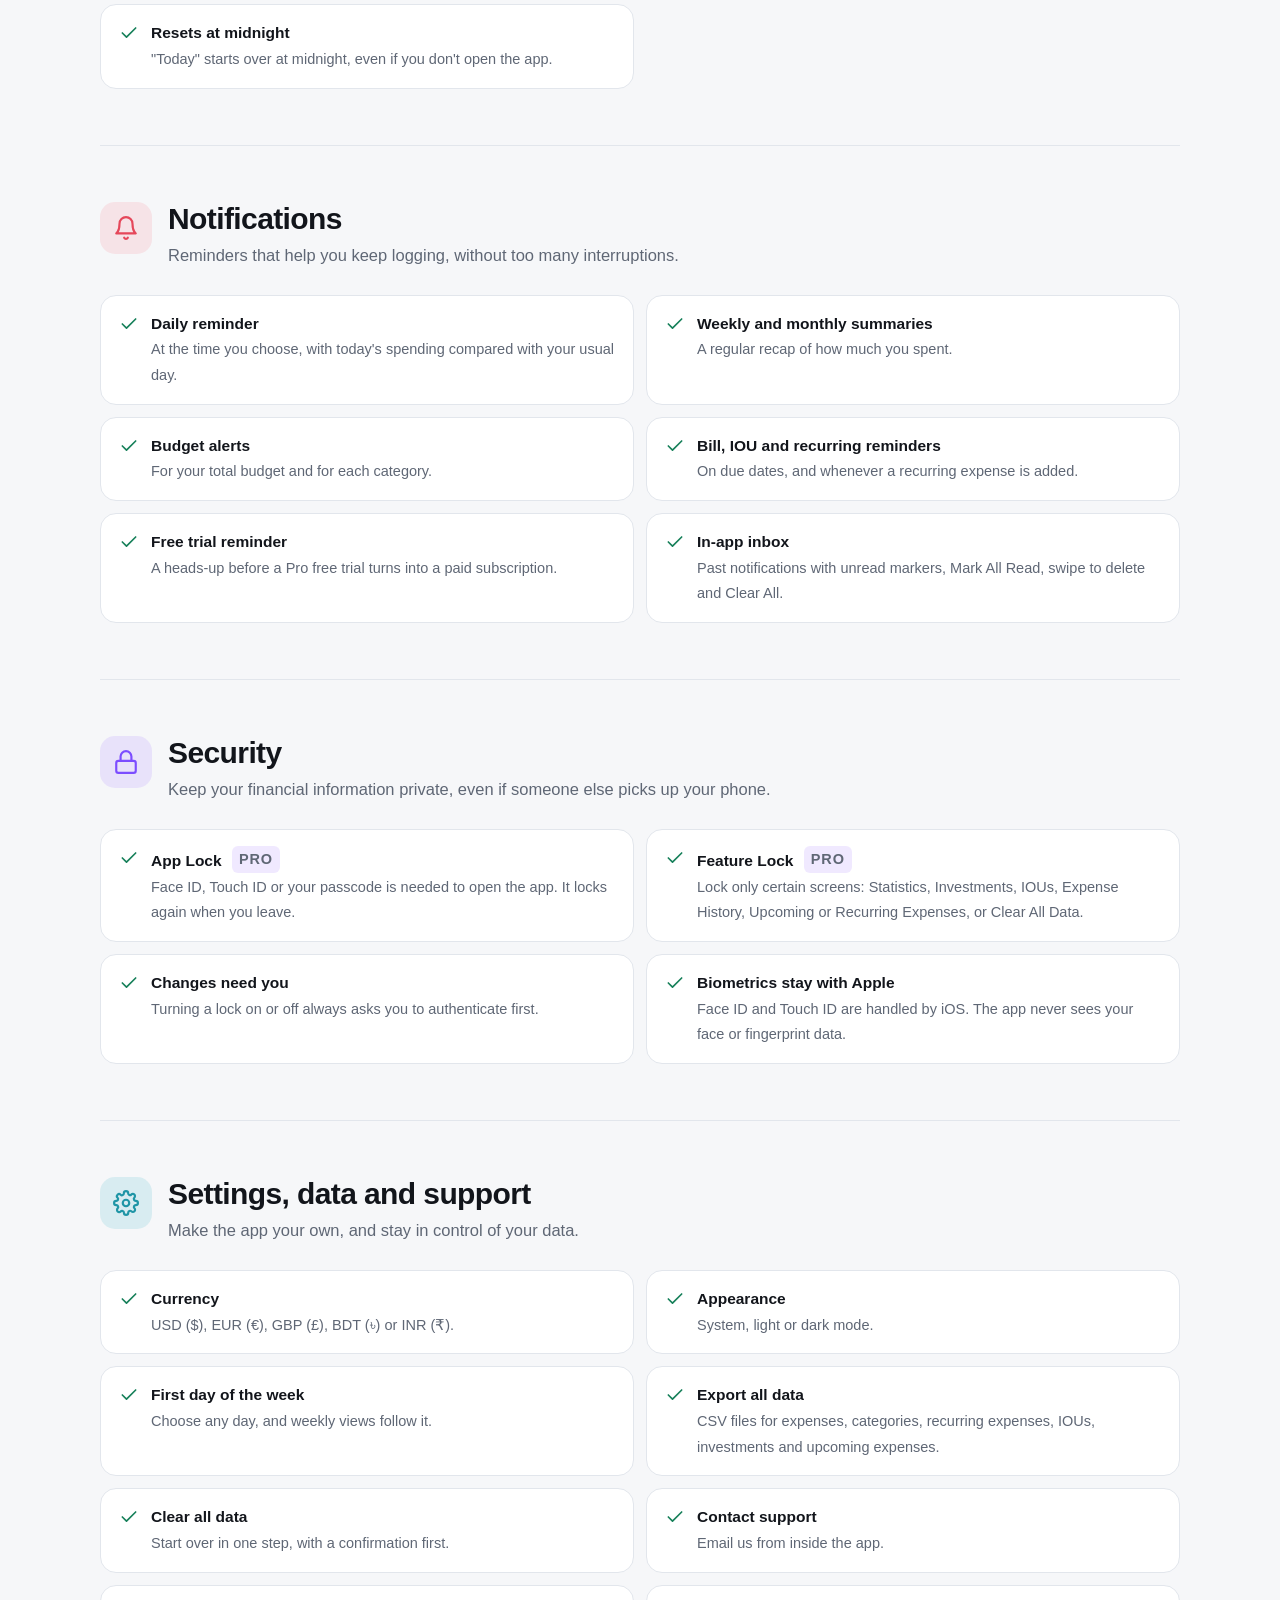
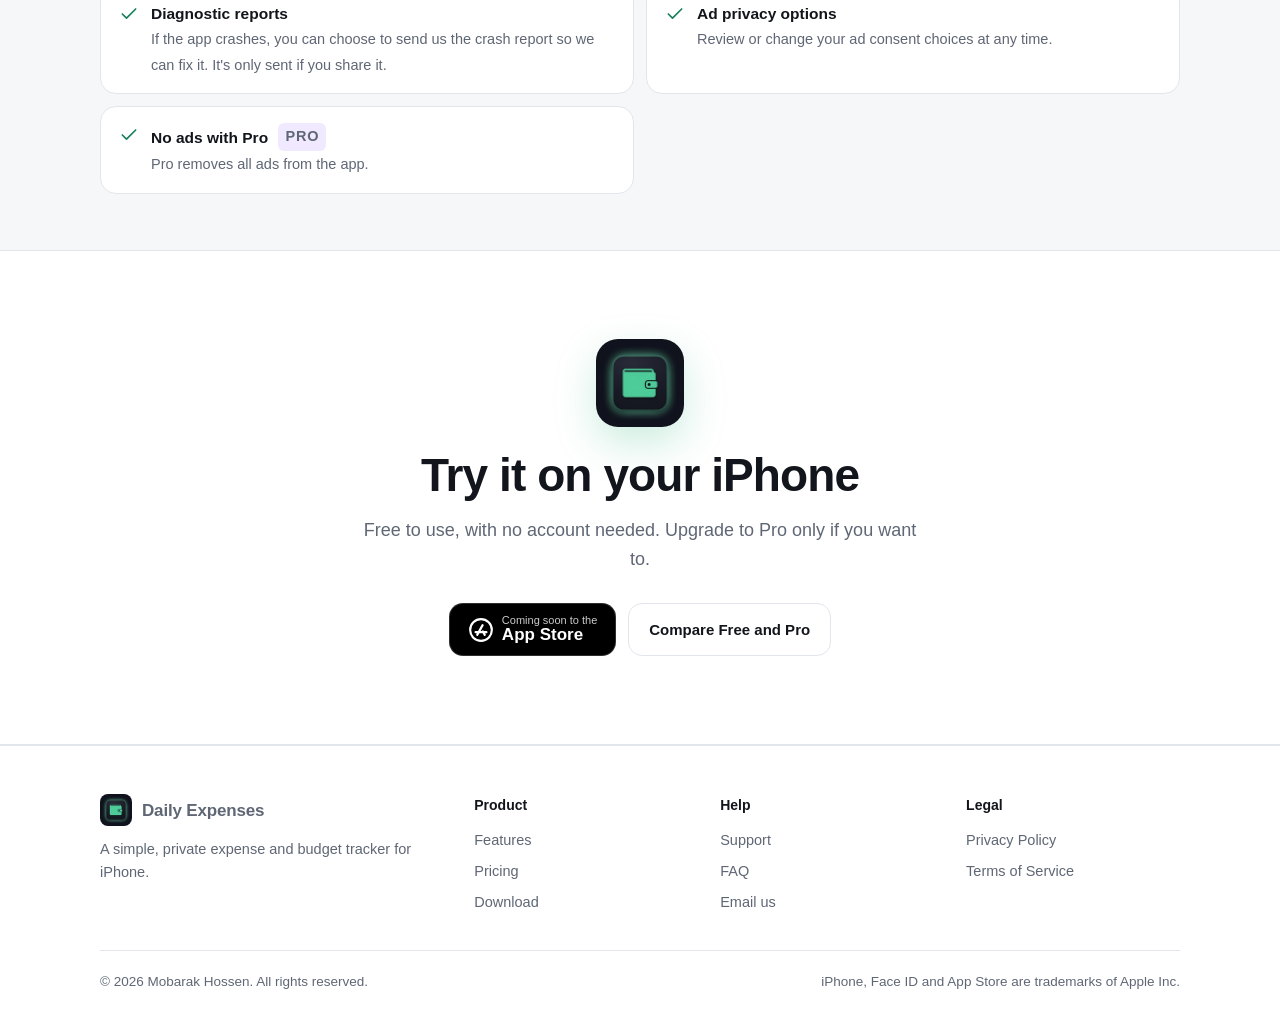
<file: features.html>
<!DOCTYPE html>
<html lang="en" class="no-js">
<head>
<meta charset="UTF-8">
<meta name="viewport" content="width=device-width, initial-scale=1.0">
<title>Features: Budgets, Charts, Widgets &amp; More | Daily Expenses</title>
<meta name="description" content="All Daily Expenses features: budgets and alerts, spending charts, recurring bills, IOUs, investments, Home and Lock Screen widgets, Face ID and CSV export.">
<link rel="canonical" href="https://mobarak19.github.io/daily-expense-legal/features.html">
<meta name="robots" content="index, follow, max-image-preview:large">
<meta name="author" content="Mobarak Hossen">
<meta name="theme-color" content="#f6f7f9" media="(prefers-color-scheme: light)">
<meta name="theme-color" content="#0b0d12" media="(prefers-color-scheme: dark)">
<meta property="og:type" content="website">
<meta property="og:site_name" content="Daily Expenses">
<meta property="og:locale" content="en_US">
<meta property="og:url" content="https://mobarak19.github.io/daily-expense-legal/features.html">
<meta property="og:title" content="Features: Budgets, Charts, Widgets &amp; More | Daily Expenses">
<meta property="og:description" content="All Daily Expenses features: budgets and alerts, spending charts, recurring bills, IOUs, investments, Home and Lock Screen widgets, Face ID and CSV export.">
<meta property="og:image" content="https://mobarak19.github.io/daily-expense-legal/assets/img/og-image.png">
<meta property="og:image:width" content="1200">
<meta property="og:image:height" content="630">
<meta property="og:image:alt" content="Daily Expenses — Track smarter. Spend better. Expense tracker and budget app for iPhone.">
<meta name="twitter:card" content="summary_large_image">
<meta name="twitter:title" content="Features: Budgets, Charts, Widgets &amp; More | Daily Expenses">
<meta name="twitter:description" content="All Daily Expenses features: budgets and alerts, spending charts, recurring bills, IOUs, investments, Home and Lock Screen widgets, Face ID and CSV export.">
<meta name="twitter:image" content="https://mobarak19.github.io/daily-expense-legal/assets/img/og-image.png">
<link rel="icon" type="image/png" sizes="64x64" href="assets/img/favicon.png">
<link rel="apple-touch-icon" href="assets/img/apple-touch-icon.png">
<link rel="manifest" href="site.webmanifest">
<link rel="stylesheet" href="assets/css/site.css">
<script>try{var t=localStorage.getItem("de-theme");if(t==="light"||t==="dark")document.documentElement.dataset.theme=t}catch(e){}</script>
<script type="application/ld+json">
{
 "@context": "https://schema.org",
 "@graph": [
  {
   "@type": "WebPage",
   "@id": "https://mobarak19.github.io/daily-expense-legal/features.html",
   "url": "https://mobarak19.github.io/daily-expense-legal/features.html",
   "name": "Features: Budgets, Charts, Widgets & More | Daily Expenses",
   "description": "All Daily Expenses features: budgets and alerts, spending charts, recurring bills, IOUs, investments, Home and Lock Screen widgets, Face ID and CSV export.",
   "isPartOf": {
    "@id": "https://mobarak19.github.io/daily-expense-legal/#website"
   },
   "inLanguage": "en"
  },
  {
   "@type": "BreadcrumbList",
   "itemListElement": [
    {
     "@type": "ListItem",
     "position": 1,
     "name": "Home",
     "item": "https://mobarak19.github.io/daily-expense-legal/"
    },
    {
     "@type": "ListItem",
     "position": 2,
     "name": "Features",
     "item": "https://mobarak19.github.io/daily-expense-legal/features.html"
    }
   ]
  }
 ]
}
</script>
</head>
<body>
<a class="skip" href="#main">Skip to content</a>

<header class="site-header">
  <div class="wrap">
    <a class="brand" href="./"><img src="assets/img/favicon.png" alt="" width="32" height="32">Daily Expenses</a>
    <button class="menu-btn" aria-label="Menu" aria-expanded="false"></button>
    <nav class="site-nav" aria-label="Main">
      <a href="./">Home</a>
      <a href="features.html" aria-current="page">Features</a>
      <a href="pricing.html">Pricing</a>
      <a href="support.html">Support</a>
      <button class="theme-btn" type="button" aria-label="Toggle theme"></button>
      <a class="btn btn-primary btn-small" href="./#download">Get the app</a>
    </nav>
  </div>
</header>

<main id="main">
  <section class="page-hero">
    <div class="wrap">
      <span class="eyebrow">Features</span>
      <h1>Everything Daily Expenses can do</h1>
      <p>The full list, including the small details. Features marked <span class="pro-tag" style="margin:0">PRO</span> need the optional Pro upgrade. Everything else is free.</p>
    </div>
  </section>

  <nav class="chipbar" aria-label="Feature sections">
    <div class="wrap">
      <a class="chip" href="#home">Home</a>
      <a class="chip" href="#expenses">Expenses</a>
      <a class="chip" href="#history">History</a>
      <a class="chip" href="#categories">Categories</a>
      <a class="chip" href="#budgets">Budgets</a>
      <a class="chip" href="#statistics">Statistics</a>
      <a class="chip" href="#upcoming">Upcoming</a>
      <a class="chip" href="#recurring">Recurring</a>
      <a class="chip" href="#ious">IOUs</a>
      <a class="chip" href="#investments">Investments</a>
      <a class="chip" href="#widgets">Widgets</a>
      <a class="chip" href="#notifications">Notifications</a>
      <a class="chip" href="#security">Security</a>
      <a class="chip" href="#settings">Settings &amp; data</a>
    </div>
  </nav>

  <div class="wrap">

    <section class="fgroup" id="home">
      <div class="fgroup-head">
        <span class="ficon t-green"><span data-icon="wallet"></span></span>
        <div><h2>Home dashboard</h2><p>Your month on one screen, so you can see where you stand without tapping anywhere.</p></div>
      </div>
      <ul class="flist">
        <li><span data-icon="check"></span><div><b>Today and This Month</b><span>Two cards showing what you've spent today and this month, and how many transactions.</span></div></li>
        <li><span data-icon="check"></span><div><b>Monthly budget card</b><span>How much you've spent, what's left, and how much you're over if you pass your budget.</span></div></li>
        <li><span data-icon="check"></span><div><b>Recent transactions</b><span>Your last 5 expenses, with a "See All" link to your full history.</span></div></li>
        <li><span data-icon="check"></span><div><b>Upcoming expenses</b><span>Your next planned bills, with the soonest one marked "Next".</span></div></li>
        <li><span data-icon="check"></span><div><b>IOU and investment cards</b><span>Your net IOU position and investment gain or loss at a glance.</span></div></li>
        <li><span data-icon="check"></span><div><b>Quick add button</b><span>One floating button to add an expense or a new category.</span></div></li>
        <li><span data-icon="check"></span><div><b>Notification inbox</b><span>A bell with an unread count, right from Home.</span></div></li>
        <li><span data-icon="check"></span><div><b>Friendly empty states</b><span>Clear guidance when you haven't added anything yet.</span></div></li>
      </ul>
    </section>

    <section class="fgroup" id="expenses">
      <div class="fgroup-head">
        <span class="ficon t-green"><span data-icon="plus"></span></span>
        <div><h2>Adding and editing expenses</h2><p>Logging should take seconds, and fixing a mistake should be just as quick.</p></div>
      </div>
      <ul class="flist">
        <li><span data-icon="check"></span><div><b>Quick entry</b><span>Amount, title, category and date. That's it.</span></div></li>
        <li><span data-icon="check"></span><div><b>New category on the spot</b><span>Create a category from the Add Expense screen without leaving it.</span></div></li>
        <li><span data-icon="check"></span><div><b>Works with your number format</b><span>Type amounts with a dot or a comma. Both work.</span></div></li>
        <li><span data-icon="check"></span><div><b>Repeat this expense</b><span>Turn any expense into a daily, weekly or monthly repeating one.</span></div></li>
        <li><span data-icon="check"></span><div><b>Edit anything</b><span>Change the amount, note, category or date later.</span></div></li>
        <li><span data-icon="check"></span><div><b>Duplicate</b><span>Add the same expense again with today's date, which is handy for repeat purchases.</span></div></li>
        <li><span data-icon="check"></span><div><b>Share an expense</b><span>Send a short text summary of an expense to anyone.</span></div></li>
        <li><span data-icon="check"></span><div><b>Safe delete</b><span>Deleting asks you to confirm first.</span></div></li>
      </ul>
    </section>

    <section class="fgroup" id="history">
      <div class="fgroup-head">
        <span class="ficon t-orange"><span data-icon="search"></span></span>
        <div><h2>Expense history</h2><p>Every expense you've logged, easy to search, filter and export.</p></div>
      </div>
      <ul class="flist">
        <li><span data-icon="check"></span><div><b>Search</b><span>Find expenses by title or category.</span></div></li>
        <li><span data-icon="check"></span><div><b>Filters</b><span>Filter by category, month and year, or view all of them at once.</span></div></li>
        <li><span data-icon="check"></span><div><b>Grouped by day</b><span>Today, Yesterday, then each date, so the list is easy to scan.</span></div></li>
        <li><span data-icon="check"></span><div><b>Filtered total</b><span>See the total spent for whatever you've filtered.</span></div></li>
        <li><span data-icon="check"></span><div><b>Swipe to delete</b><span>Remove an expense straight from the list.</span></div></li>
        <li><span data-icon="check"></span><div><b>CSV export and text summary</b><span>Share your filtered expenses as a CSV file or a plain-text summary.</span></div></li>
        <li><span data-icon="check"></span><div><b>PDF and Word reports <span class="pro-tag">PRO</span></b><span>Create a formatted report of your expenses to save or share.</span></div></li>
      </ul>
    </section>

    <section class="fgroup" id="categories">
      <div class="fgroup-head">
        <span class="ficon t-orange"><span data-icon="palette"></span></span>
        <div><h2>Categories</h2><p>Organize spending the way you think about it.</p></div>
      </div>
      <ul class="flist">
        <li><span data-icon="check"></span><div><b>Ready-made categories</b><span>Food &amp; Drink, Transport, Groceries, Entertainment, Shopping and Income, ready from the start.</span></div></li>
        <li><span data-icon="check"></span><div><b>Custom categories</b><span>Choose a name, icon and color, and see a live preview.</span></div></li>
        <li><span data-icon="check"></span><div><b>Budget per category</b><span>Give any category its own monthly budget.</span></div></li>
        <li><span data-icon="check"></span><div><b>All Categories screen</b><span>Search your categories and see them split into budgeted and not budgeted, with a monthly total.</span></div></li>
        <li><span data-icon="check"></span><div><b>Protected from mistakes</b><span>You can't delete your last category, or one that a scheduled expense still uses.</span></div></li>
      </ul>
    </section>

    <section class="fgroup" id="budgets">
      <div class="fgroup-head">
        <span class="ficon t-indigo"><span data-icon="target"></span></span>
        <div><h2>Budgets and alerts</h2><p>Plan your month and get a warning before you overspend, not after.</p></div>
      </div>
      <ul class="flist">
        <li><span data-icon="check"></span><div><b>Total monthly budget</b><span>One number for everything you plan to spend this month.</span></div></li>
        <li><span data-icon="check"></span><div><b>Category budgets</b><span>Split your budget across categories.</span></div></li>
        <li><span data-icon="check"></span><div><b>Unallocated amount</b><span>See how much of your budget isn't assigned to a category yet, or how much you've over-assigned.</span></div></li>
        <li><span data-icon="check"></span><div><b>Budget alerts</b><span>Get a notification when you reach the percentage you choose, for the whole budget or a category.</span></div></li>
        <li><span data-icon="check"></span><div><b>Per-category alert level <span class="pro-tag">PRO</span></b><span>For example, be warned at 60% for dining out but at 90% for groceries.</span></div></li>
      </ul>
    </section>

    <section class="fgroup" id="statistics">
      <div class="fgroup-head">
        <span class="ficon t-pro"><span data-icon="pie"></span></span>
        <div><h2>Statistics</h2><p>Charts that show your spending patterns.</p></div>
      </div>
      <ul class="flist">
        <li><span data-icon="check"></span><div><b>Week and month views</b><span>Switch periods to see recent spending.</span></div></li>
        <li><span data-icon="check"></span><div><b>Spending trend chart</b><span>See how your spending changes day by day.</span></div></li>
        <li><span data-icon="check"></span><div><b>Category breakdown</b><span>See how your spending is split across categories.</span></div></li>
        <li><span data-icon="check"></span><div><b>Totals</b><span>Total spent and your average spending per day.</span></div></li>
        <li><span data-icon="check"></span><div><b>Top categories</b><span>Your top 3 categories for free, or the full ranking with Pro.</span></div></li>
        <li><span data-icon="check"></span><div><b>Year view and past years <span class="pro-tag">PRO</span></b><span>Look back across the whole year and at previous years.</span></div></li>
        <li><span data-icon="check"></span><div><b>Vs. last month <span class="pro-tag">PRO</span></b><span>See how this month compares with the last one.</span></div></li>
        <li><span data-icon="check"></span><div><b>Quick insights <span class="pro-tag">PRO</span></b><span>Key facts like your top category, pulled out for you.</span></div></li>
        <li><span data-icon="check"></span><div><b>PDF report <span class="pro-tag">PRO</span></b><span>Export your statistics as a PDF.</span></div></li>
      </ul>
    </section>

    <section class="fgroup" id="upcoming">
      <div class="fgroup-head">
        <span class="ficon t-teal"><span data-icon="calendar"></span></span>
        <div><h2>Upcoming expenses</h2><p>Plan future bills so they don't catch you by surprise.</p></div>
      </div>
      <ul class="flist">
        <li><span data-icon="check"></span><div><b>Plan ahead</b><span>Add an amount, title, category and due date for any future bill.</span></div></li>
        <li><span data-icon="check"></span><div><b>Repeats</b><span>Never, weekly, monthly or yearly.</span></div></li>
        <li><span data-icon="check"></span><div><b>Due-date reminders</b><span>Get a notification on the day it's due.</span></div></li>
        <li><span data-icon="check"></span><div><b>Mark as paid</b><span>One tap turns it into a real expense, and repeating bills move to their next date.</span></div></li>
        <li><span data-icon="check"></span><div><b>3 free, unlimited with Pro</b><span>Free users can plan 3 upcoming expenses at a time.</span></div></li>
      </ul>
    </section>

    <section class="fgroup" id="recurring">
      <div class="fgroup-head">
        <span class="ficon t-green"><span data-icon="repeat"></span></span>
        <div><h2>Recurring expenses</h2><p>Subscriptions and regular payments that log themselves.</p></div>
      </div>
      <ul class="flist">
        <li><span data-icon="check"></span><div><b>Automatic logging</b><span>A daily, weekly or monthly expense is added for you each time it comes due.</span></div></li>
        <li><span data-icon="check"></span><div><b>Catches up</b><span>If the app was closed on the due date, it adds the missed expenses the next time you open it.</span></div></li>
        <li><span data-icon="check"></span><div><b>Notified when added</b><span>You get a notification each time a recurring expense is logged.</span></div></li>
        <li><span data-icon="check"></span><div><b>Optional end date</b><span>Stop a repeat automatically, for example when a plan ends.</span></div></li>
        <li><span data-icon="check"></span><div><b>Manage in one place</b><span>Change the amount, note or frequency of any recurring expense, or delete it.</span></div></li>
      </ul>
    </section>

    <section class="fgroup" id="ious">
      <div class="fgroup-head">
        <span class="ficon t-orange"><span data-icon="swap"></span></span>
        <div><h2>People &amp; IOUs</h2><p>Keep track of money you lent to friends or borrowed from them, or from a bank.</p></div>
      </div>
      <ul class="flist">
        <li><span data-icon="check"></span><div><b>Lent and borrowed</b><span>Record who owes whom, how much, and when.</span></div></li>
        <li><span data-icon="check"></span><div><b>Summary</b><span>"You're owed" and "You owe" totals.</span></div></li>
        <li><span data-icon="check"></span><div><b>Interest</b><span>No interest, simple or compound, with an annual rate. The amount owed updates over time.</span></div></li>
        <li><span data-icon="check"></span><div><b>Due dates and reminders</b><span>Get a reminder on the due date, and overdue IOUs are clearly marked.</span></div></li>
        <li><span data-icon="check"></span><div><b>Swipe to settle</b><span>Swipe right to mark an IOU as settled, swipe left to delete it.</span></div></li>
        <li><span data-icon="check"></span><div><b>Settled history</b><span>Settled IOUs move to their own history screen, where you can review them.</span></div></li>
        <li><span data-icon="check"></span><div><b>Kept separate</b><span>IOUs never change your spending totals or budget.</span></div></li>
      </ul>
    </section>

    <section class="fgroup" id="investments">
      <div class="fgroup-head">
        <span class="ficon t-gold"><span data-icon="trend"></span></span>
        <div><h2>Investments</h2><p>A simple record of what you've invested and what it's worth now.</p></div>
      </div>
      <ul class="flist">
        <li><span data-icon="check"></span><div><b>Many investment types</b><span>Stocks, mutual funds, crypto, fixed deposits, real estate, gold and more.</span></div></li>
        <li><span data-icon="check"></span><div><b>Invested vs. current value</b><span>Total invested, current value and gain or loss, with the percentage return.</span></div></li>
        <li><span data-icon="check"></span><div><b>Update values any time</b><span>Open an investment and enter its latest value.</span></div></li>
        <li><span data-icon="check"></span><div><b>Filter by type</b><span>Show only stocks, only crypto, and so on.</span></div></li>
      </ul>
    </section>

    <section class="fgroup" id="widgets">
      <div class="fgroup-head">
        <span class="ficon t-indigo"><span data-icon="widget"></span></span>
        <div><h2>Widgets</h2><p>See what you can still spend today without opening the app.</p></div>
      </div>
      <ul class="flist">
        <li><span data-icon="check"></span><div><b>Home Screen widget</b><span>Small, medium and large sizes showing what's left today, whether you're on pace, this week's spending and your top categories.</span></div></li>
        <li><span data-icon="check"></span><div><b>Lock Screen widget</b><span>Circular, rectangular and inline styles, including one that reads "$27 left today" above the clock.</span></div></li>
        <li><span data-icon="check"></span><div><b>Quick Add</b><span>A Lock Screen button that opens Add Expense.</span></div></li>
        <li><span data-icon="check"></span><div><b>Private on the Lock Screen</b><span>Amounts stay hidden until you unlock your iPhone.</span></div></li>
        <li><span data-icon="check"></span><div><b>Resets at midnight</b><span>"Today" starts over at midnight, even if you don't open the app.</span></div></li>
      </ul>
    </section>

    <section class="fgroup" id="notifications">
      <div class="fgroup-head">
        <span class="ficon t-red"><span data-icon="bell"></span></span>
        <div><h2>Notifications</h2><p>Reminders that help you keep logging, without too many interruptions.</p></div>
      </div>
      <ul class="flist">
        <li><span data-icon="check"></span><div><b>Daily reminder</b><span>At the time you choose, with today's spending compared with your usual day.</span></div></li>
        <li><span data-icon="check"></span><div><b>Weekly and monthly summaries</b><span>A regular recap of how much you spent.</span></div></li>
        <li><span data-icon="check"></span><div><b>Budget alerts</b><span>For your total budget and for each category.</span></div></li>
        <li><span data-icon="check"></span><div><b>Bill, IOU and recurring reminders</b><span>On due dates, and whenever a recurring expense is added.</span></div></li>
        <li><span data-icon="check"></span><div><b>Free trial reminder</b><span>A heads-up before a Pro free trial turns into a paid subscription.</span></div></li>
        <li><span data-icon="check"></span><div><b>In-app inbox</b><span>Past notifications with unread markers, Mark All Read, swipe to delete and Clear All.</span></div></li>
      </ul>
    </section>

    <section class="fgroup" id="security">
      <div class="fgroup-head">
        <span class="ficon t-pro"><span data-icon="lock"></span></span>
        <div><h2>Security</h2><p>Keep your financial information private, even if someone else picks up your phone.</p></div>
      </div>
      <ul class="flist">
        <li><span data-icon="check"></span><div><b>App Lock <span class="pro-tag">PRO</span></b><span>Face ID, Touch ID or your passcode is needed to open the app. It locks again when you leave.</span></div></li>
        <li><span data-icon="check"></span><div><b>Feature Lock <span class="pro-tag">PRO</span></b><span>Lock only certain screens: Statistics, Investments, IOUs, Expense History, Upcoming or Recurring Expenses, or Clear All Data.</span></div></li>
        <li><span data-icon="check"></span><div><b>Changes need you</b><span>Turning a lock on or off always asks you to authenticate first.</span></div></li>
        <li><span data-icon="check"></span><div><b>Biometrics stay with Apple</b><span>Face ID and Touch ID are handled by iOS. The app never sees your face or fingerprint data.</span></div></li>
      </ul>
    </section>

    <section class="fgroup" id="settings">
      <div class="fgroup-head">
        <span class="ficon t-teal"><span data-icon="gear"></span></span>
        <div><h2>Settings, data and support</h2><p>Make the app your own, and stay in control of your data.</p></div>
      </div>
      <ul class="flist">
        <li><span data-icon="check"></span><div><b>Currency</b><span>USD ($), EUR (€), GBP (£), BDT (৳) or INR (₹).</span></div></li>
        <li><span data-icon="check"></span><div><b>Appearance</b><span>System, light or dark mode.</span></div></li>
        <li><span data-icon="check"></span><div><b>First day of the week</b><span>Choose any day, and weekly views follow it.</span></div></li>
        <li><span data-icon="check"></span><div><b>Export all data</b><span>CSV files for expenses, categories, recurring expenses, IOUs, investments and upcoming expenses.</span></div></li>
        <li><span data-icon="check"></span><div><b>Clear all data</b><span>Start over in one step, with a confirmation first.</span></div></li>
        <li><span data-icon="check"></span><div><b>Contact support</b><span>Email us from inside the app.</span></div></li>
        <li><span data-icon="check"></span><div><b>Diagnostic reports</b><span>If the app crashes, you can choose to send us the crash report so we can fix it. It's only sent if you share it.</span></div></li>
        <li><span data-icon="check"></span><div><b>Ad privacy options</b><span>Review or change your ad consent choices at any time.</span></div></li>
        <li><span data-icon="check"></span><div><b>No ads with Pro <span class="pro-tag">PRO</span></b><span>Pro removes all ads from the app.</span></div></li>
      </ul>
    </section>

  </div>

  <section class="cta alt section" id="download">
    <div class="wrap">
      <img src="assets/img/apple-touch-icon.png" alt="Daily Expenses app icon" width="88" height="88" loading="lazy">
      <h2>Try it on your iPhone</h2>
      <p>Free to use, with no account needed. Upgrade to Pro only if you want to.</p>
      <div class="hero-actions">
        <a class="btn btn-store" data-appstore href="#download">
          <span data-icon="appstore"></span>
          <span class="store-text"><small>Download on the</small><strong>App Store</strong></span>
        </a>
        <a class="btn btn-ghost" href="pricing.html">Compare Free and Pro</a>
      </div>
    </div>
  </section>
</main>

<footer class="site-footer">
  <div class="wrap">
    <div class="cols">
      <div>
        <a class="brand" href="./"><img src="assets/img/favicon.png" alt="" width="32" height="32">Daily Expenses</a>
        <p>A simple, private expense and budget tracker for iPhone.</p>
      </div>
      <div>
        <h4>Product</h4>
        <ul><li><a href="features.html">Features</a></li><li><a href="pricing.html">Pricing</a></li><li><a href="./#download">Download</a></li></ul>
      </div>
      <div>
        <h4>Help</h4>
        <ul><li><a href="support.html">Support</a></li><li><a href="support.html#faq">FAQ</a></li><li><a href="mailto:mobarak.cse.cou@gmail.com">Email us</a></li></ul>
      </div>
      <div>
        <h4>Legal</h4>
        <ul><li><a href="privacy-policy.html">Privacy Policy</a></li><li><a href="terms.html">Terms of Service</a></li></ul>
      </div>
    </div>
    <div class="legal-line">
      <span>© <span data-year>2026</span> Mobarak Hossen. All rights reserved.</span>
      <span>iPhone, Face ID and App Store are trademarks of Apple Inc.</span>
    </div>
  </div>
</footer>

<script src="assets/js/site.js" defer></script>
</body>
</html>
</file>
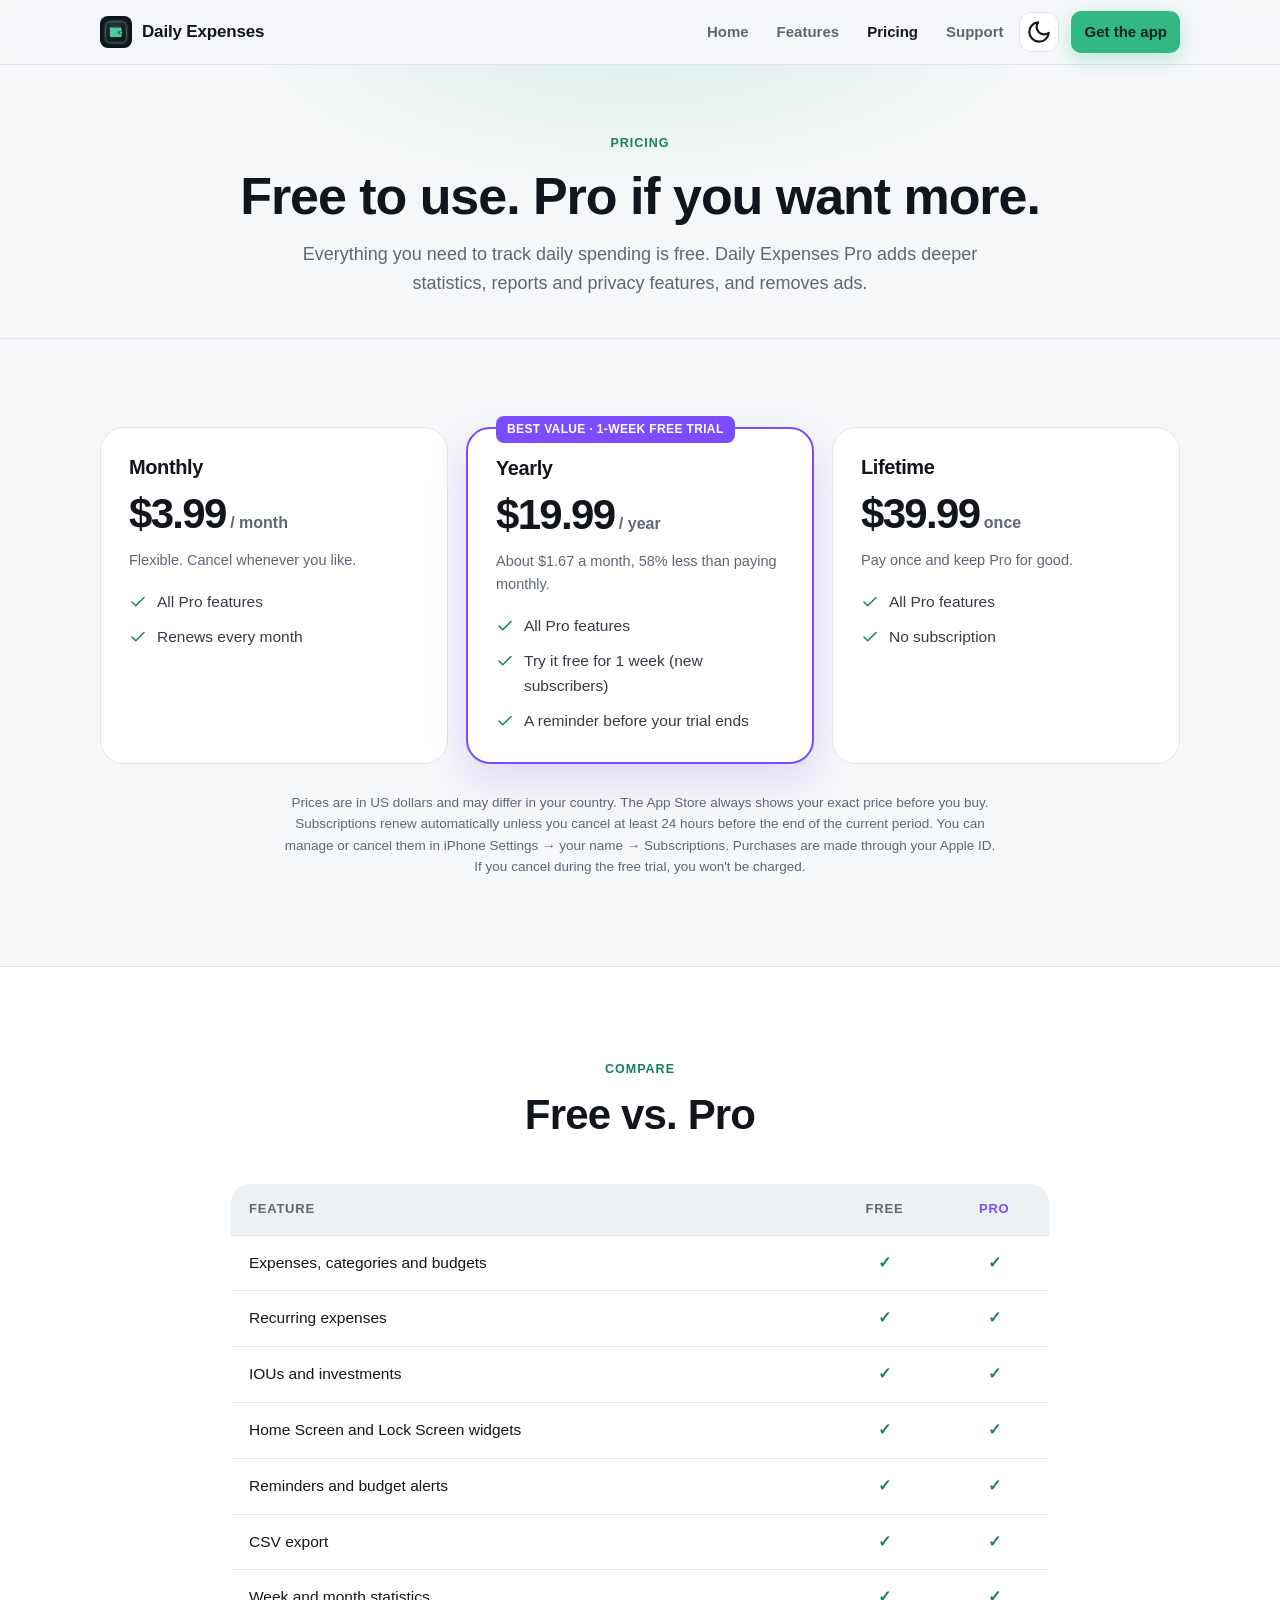
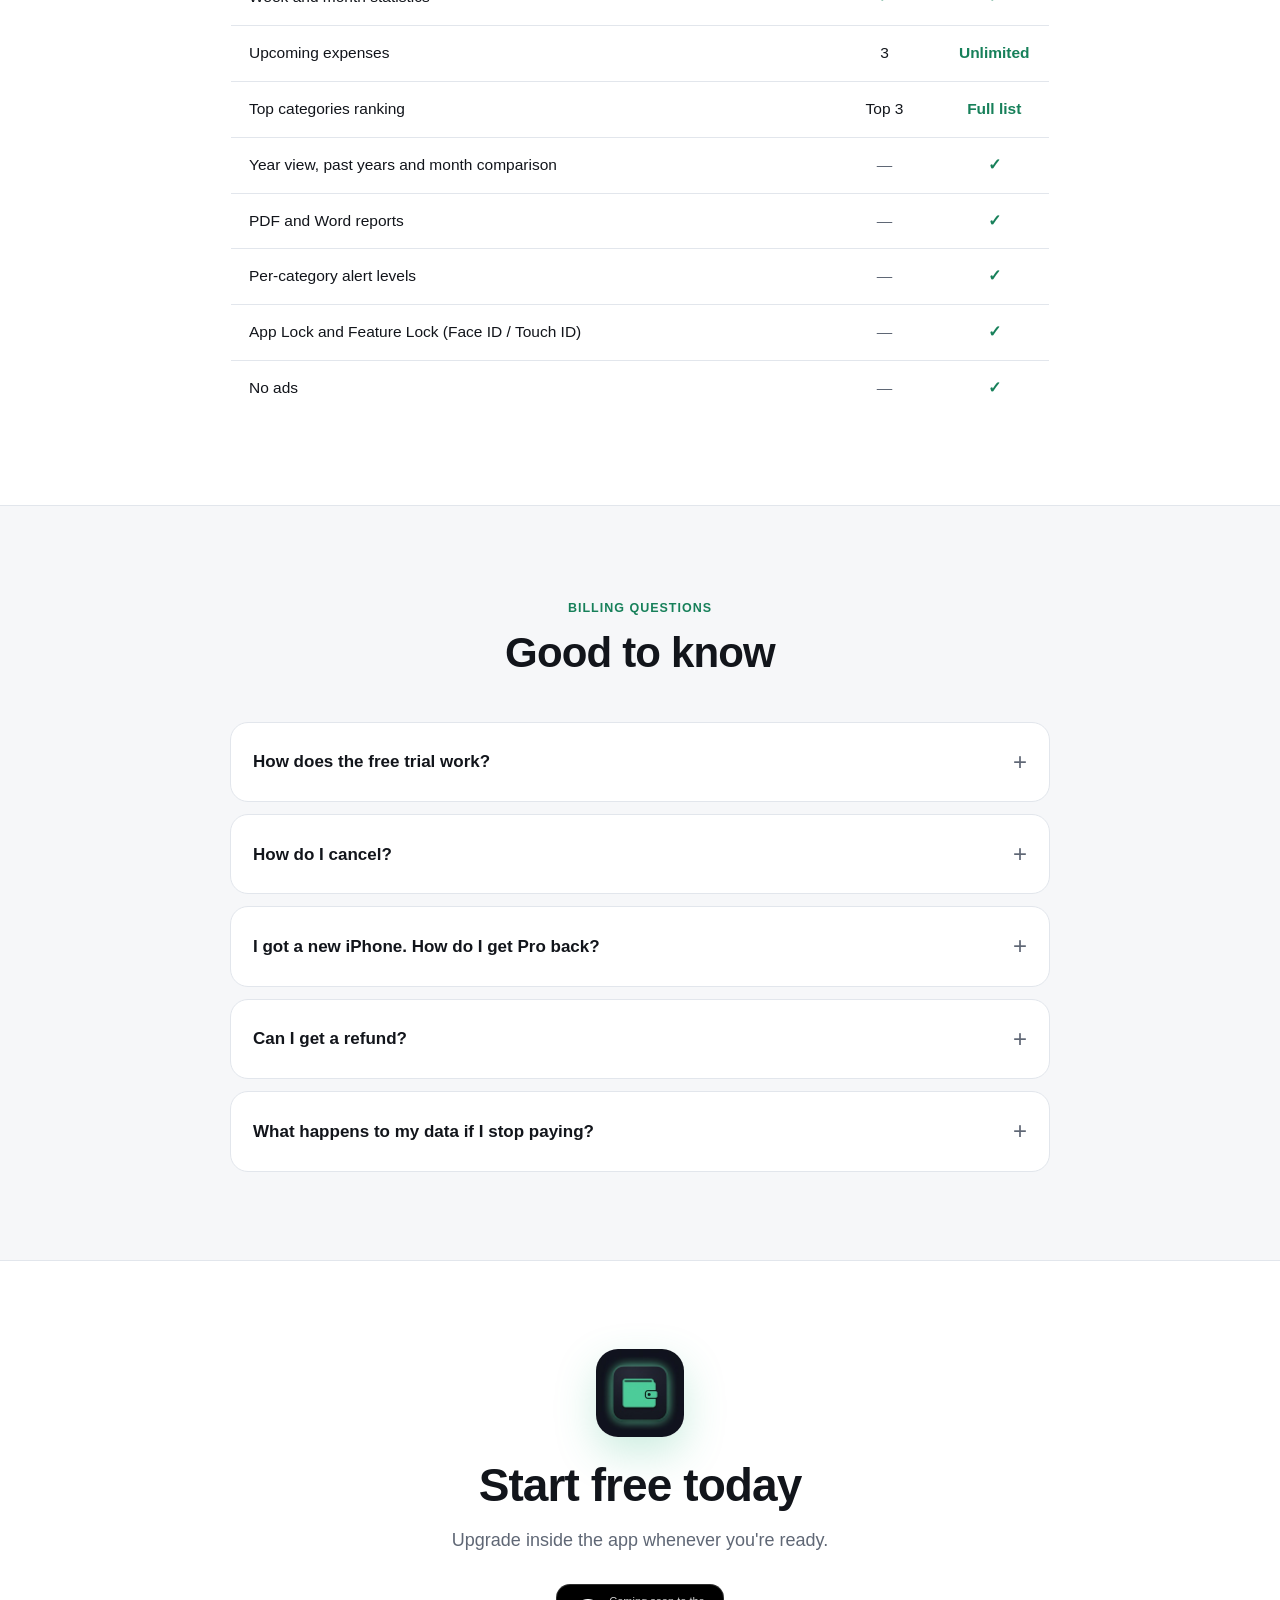
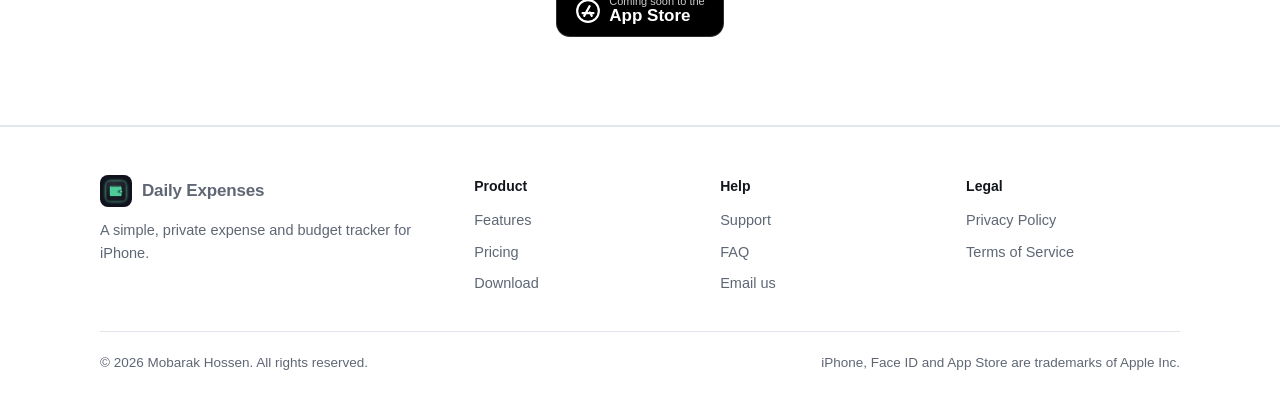
<file: pricing.html>
<!DOCTYPE html>
<html lang="en" class="no-js">
<head>
<meta charset="UTF-8">
<meta name="viewport" content="width=device-width, initial-scale=1.0">
<title>Pricing: Free &amp; Pro Plans | Daily Expenses Budget App</title>
<meta name="description" content="Daily Expenses is free to use. Pro adds advanced statistics, PDF and Word reports, Face ID lock and no ads. Monthly, yearly with a free trial, or lifetime.">
<link rel="canonical" href="https://mobarak19.github.io/daily-expense-legal/pricing.html">
<meta name="robots" content="index, follow, max-image-preview:large">
<meta name="author" content="Mobarak Hossen">
<meta name="theme-color" content="#f6f7f9" media="(prefers-color-scheme: light)">
<meta name="theme-color" content="#0b0d12" media="(prefers-color-scheme: dark)">
<meta property="og:type" content="website">
<meta property="og:site_name" content="Daily Expenses">
<meta property="og:locale" content="en_US">
<meta property="og:url" content="https://mobarak19.github.io/daily-expense-legal/pricing.html">
<meta property="og:title" content="Pricing: Free &amp; Pro Plans | Daily Expenses Budget App">
<meta property="og:description" content="Daily Expenses is free to use. Pro adds advanced statistics, PDF and Word reports, Face ID lock and no ads. Monthly, yearly with a free trial, or lifetime.">
<meta property="og:image" content="https://mobarak19.github.io/daily-expense-legal/assets/img/og-image.png">
<meta property="og:image:width" content="1200">
<meta property="og:image:height" content="630">
<meta property="og:image:alt" content="Daily Expenses — Track smarter. Spend better. Expense tracker and budget app for iPhone.">
<meta name="twitter:card" content="summary_large_image">
<meta name="twitter:title" content="Pricing: Free &amp; Pro Plans | Daily Expenses Budget App">
<meta name="twitter:description" content="Daily Expenses is free to use. Pro adds advanced statistics, PDF and Word reports, Face ID lock and no ads. Monthly, yearly with a free trial, or lifetime.">
<meta name="twitter:image" content="https://mobarak19.github.io/daily-expense-legal/assets/img/og-image.png">
<link rel="icon" type="image/png" sizes="64x64" href="assets/img/favicon.png">
<link rel="apple-touch-icon" href="assets/img/apple-touch-icon.png">
<link rel="manifest" href="site.webmanifest">
<link rel="stylesheet" href="assets/css/site.css">
<script>try{var t=localStorage.getItem("de-theme");if(t==="light"||t==="dark")document.documentElement.dataset.theme=t}catch(e){}</script>
<script type="application/ld+json">
{
 "@context": "https://schema.org",
 "@graph": [
  {
   "@type": "WebPage",
   "@id": "https://mobarak19.github.io/daily-expense-legal/pricing.html",
   "url": "https://mobarak19.github.io/daily-expense-legal/pricing.html",
   "name": "Pricing: Free & Pro Plans | Daily Expenses Budget App",
   "description": "Daily Expenses is free to use. Pro adds advanced statistics, PDF and Word reports, Face ID lock and no ads. Monthly, yearly with a free trial, or lifetime.",
   "isPartOf": {
    "@id": "https://mobarak19.github.io/daily-expense-legal/#website"
   },
   "inLanguage": "en"
  },
  {
   "@type": "BreadcrumbList",
   "itemListElement": [
    {
     "@type": "ListItem",
     "position": 1,
     "name": "Home",
     "item": "https://mobarak19.github.io/daily-expense-legal/"
    },
    {
     "@type": "ListItem",
     "position": 2,
     "name": "Pricing",
     "item": "https://mobarak19.github.io/daily-expense-legal/pricing.html"
    }
   ]
  },
  {
   "@type": "FAQPage",
   "mainEntity": [
    {
     "@type": "Question",
     "name": "How does the free trial work?",
     "acceptedAnswer": {
      "@type": "Answer",
      "text": "New subscribers to the yearly plan get 1 week free. The app sends you a reminder 2 days before the trial ends. If you cancel before the trial ends, you won't be charged."
     }
    },
    {
     "@type": "Question",
     "name": "How do I cancel?",
     "acceptedAnswer": {
      "@type": "Answer",
      "text": "Open iPhone Settings, tap your name, then Subscriptions, and choose Daily Expenses Pro. Apple handles all billing, so we can't cancel it for you."
     }
    },
    {
     "@type": "Question",
     "name": "I got a new iPhone. How do I get Pro back?",
     "acceptedAnswer": {
      "@type": "Answer",
      "text": "Sign in with the same Apple ID, open Daily Expenses, tap Upgrade, then tap Restore Purchases."
     }
    },
    {
     "@type": "Question",
     "name": "Can I get a refund?",
     "acceptedAnswer": {
      "@type": "Answer",
      "text": "Refunds are handled by Apple. You can request one at reportaproblem.apple.com."
     }
    },
    {
     "@type": "Question",
     "name": "What happens to my data if I stop paying?",
     "acceptedAnswer": {
      "@type": "Answer",
      "text": "Nothing is deleted. Your expenses and settings stay on your device, and Pro features lock again until you resubscribe."
     }
    }
   ]
  }
 ]
}
</script>
</head>
<body>
<a class="skip" href="#main">Skip to content</a>

<header class="site-header">
  <div class="wrap">
    <a class="brand" href="./"><img src="assets/img/favicon.png" alt="" width="32" height="32">Daily Expenses</a>
    <button class="menu-btn" aria-label="Menu" aria-expanded="false"></button>
    <nav class="site-nav" aria-label="Main">
      <a href="./">Home</a>
      <a href="features.html">Features</a>
      <a href="pricing.html" aria-current="page">Pricing</a>
      <a href="support.html">Support</a>
      <button class="theme-btn" type="button" aria-label="Toggle theme"></button>
      <a class="btn btn-primary btn-small" href="./#download">Get the app</a>
    </nav>
  </div>
</header>

<main id="main">
  <section class="page-hero">
    <div class="wrap">
      <span class="eyebrow">Pricing</span>
      <h1>Free to use. Pro if you want more.</h1>
      <p>Everything you need to track daily spending is free. Daily Expenses Pro adds deeper statistics, reports and privacy features, and removes ads.</p>
    </div>
  </section>

  <section class="section">
    <div class="wrap">
      <div class="plans">
        <div class="plan reveal">
          <h3>Monthly</h3>
          <div class="price">$3.99<small> / month</small></div>
          <p class="note">Flexible. Cancel whenever you like.</p>
          <ul class="checks">
            <li><span data-icon="check"></span>All Pro features</li>
            <li><span data-icon="check"></span>Renews every month</li>
          </ul>
        </div>
        <div class="plan featured reveal">
          <span class="ribbon">BEST VALUE · 1-WEEK FREE TRIAL</span>
          <h3>Yearly</h3>
          <div class="price">$19.99<small> / year</small></div>
          <p class="note">About $1.67 a month, 58% less than paying monthly.</p>
          <ul class="checks">
            <li><span data-icon="check"></span>All Pro features</li>
            <li><span data-icon="check"></span>Try it free for 1 week (new subscribers)</li>
            <li><span data-icon="check"></span>A reminder before your trial ends</li>
          </ul>
        </div>
        <div class="plan reveal">
          <h3>Lifetime</h3>
          <div class="price">$39.99<small> once</small></div>
          <p class="note">Pay once and keep Pro for good.</p>
          <ul class="checks">
            <li><span data-icon="check"></span>All Pro features</li>
            <li><span data-icon="check"></span>No subscription</li>
          </ul>
        </div>
      </div>
      <p class="fineprint">Prices are in US dollars and may differ in your country. The App Store always shows your exact price before you buy. Subscriptions renew automatically unless you cancel at least 24 hours before the end of the current period. You can manage or cancel them in iPhone Settings → your name → Subscriptions. Purchases are made through your Apple ID. If you cancel during the free trial, you won't be charged.</p>
    </div>
  </section>

  <section class="section alt">
    <div class="wrap" style="max-width:860px">
      <div class="section-head center reveal">
        <span class="eyebrow">Compare</span>
        <h2>Free vs. Pro</h2>
      </div>
      <div class="table-scroll reveal">
        <table class="compare">
          <thead><tr><th scope="col">Feature</th><th scope="col">Free</th><th scope="col" class="pro-col">Pro</th></tr></thead>
          <tbody>
            <tr><td>Expenses, categories and budgets</td><td class="yes">✓</td><td class="yes">✓</td></tr>
            <tr><td>Recurring expenses</td><td class="yes">✓</td><td class="yes">✓</td></tr>
            <tr><td>IOUs and investments</td><td class="yes">✓</td><td class="yes">✓</td></tr>
            <tr><td>Home Screen and Lock Screen widgets</td><td class="yes">✓</td><td class="yes">✓</td></tr>
            <tr><td>Reminders and budget alerts</td><td class="yes">✓</td><td class="yes">✓</td></tr>
            <tr><td>CSV export</td><td class="yes">✓</td><td class="yes">✓</td></tr>
            <tr><td>Week and month statistics</td><td class="yes">✓</td><td class="yes">✓</td></tr>
            <tr><td>Upcoming expenses</td><td>3</td><td class="yes">Unlimited</td></tr>
            <tr><td>Top categories ranking</td><td>Top 3</td><td class="yes">Full list</td></tr>
            <tr><td>Year view, past years and month comparison</td><td class="no">—</td><td class="yes">✓</td></tr>
            <tr><td>PDF and Word reports</td><td class="no">—</td><td class="yes">✓</td></tr>
            <tr><td>Per-category alert levels</td><td class="no">—</td><td class="yes">✓</td></tr>
            <tr><td>App Lock and Feature Lock (Face ID / Touch ID)</td><td class="no">—</td><td class="yes">✓</td></tr>
            <tr><td>No ads</td><td class="no">—</td><td class="yes">✓</td></tr>
          </tbody>
        </table>
      </div>
    </div>
  </section>

  <section class="section">
    <div class="wrap">
      <div class="section-head center reveal">
        <span class="eyebrow">Billing questions</span>
        <h2>Good to know</h2>
      </div>
      <div class="faq">
        <details><summary>How does the free trial work?</summary><div><p>New subscribers to the yearly plan get 1 week free. The app sends you a reminder 2 days before the trial ends. If you cancel before the trial ends, you won't be charged.</p></div></details>
        <details><summary>How do I cancel?</summary><div><p>Open iPhone Settings, tap your name, then Subscriptions, and choose Daily Expenses Pro. Apple handles all billing, so we can't cancel it for you.</p></div></details>
        <details><summary>I got a new iPhone. How do I get Pro back?</summary><div><p>Sign in with the same Apple ID, open Daily Expenses, tap Upgrade, then tap <b>Restore Purchases</b>.</p></div></details>
        <details><summary>Can I get a refund?</summary><div><p>Refunds are handled by Apple. You can request one at <a href="https://reportaproblem.apple.com" rel="noopener">reportaproblem.apple.com</a>.</p></div></details>
        <details><summary>What happens to my data if I stop paying?</summary><div><p>Nothing is deleted. Your expenses and settings stay on your device, and Pro features lock again until you resubscribe.</p></div></details>
      </div>
    </div>
  </section>

  <section class="cta alt section" id="download">
    <div class="wrap">
      <img src="assets/img/apple-touch-icon.png" alt="Daily Expenses app icon" width="88" height="88" loading="lazy">
      <h2>Start free today</h2>
      <p>Upgrade inside the app whenever you're ready.</p>
      <div class="hero-actions">
        <a class="btn btn-store" data-appstore href="#download">
          <span data-icon="appstore"></span>
          <span class="store-text"><small>Download on the</small><strong>App Store</strong></span>
        </a>
      </div>
    </div>
  </section>
</main>

<footer class="site-footer">
  <div class="wrap">
    <div class="cols">
      <div>
        <a class="brand" href="./"><img src="assets/img/favicon.png" alt="" width="32" height="32">Daily Expenses</a>
        <p>A simple, private expense and budget tracker for iPhone.</p>
      </div>
      <div>
        <h4>Product</h4>
        <ul><li><a href="features.html">Features</a></li><li><a href="pricing.html">Pricing</a></li><li><a href="./#download">Download</a></li></ul>
      </div>
      <div>
        <h4>Help</h4>
        <ul><li><a href="support.html">Support</a></li><li><a href="support.html#faq">FAQ</a></li><li><a href="mailto:mobarak.cse.cou@gmail.com">Email us</a></li></ul>
      </div>
      <div>
        <h4>Legal</h4>
        <ul><li><a href="privacy-policy.html">Privacy Policy</a></li><li><a href="terms.html">Terms of Service</a></li></ul>
      </div>
    </div>
    <div class="legal-line">
      <span>© <span data-year>2026</span> Mobarak Hossen. All rights reserved.</span>
      <span>iPhone, Face ID and App Store are trademarks of Apple Inc.</span>
    </div>
  </div>
</footer>

<script src="assets/js/site.js" defer></script>
</body>
</html>
</file>
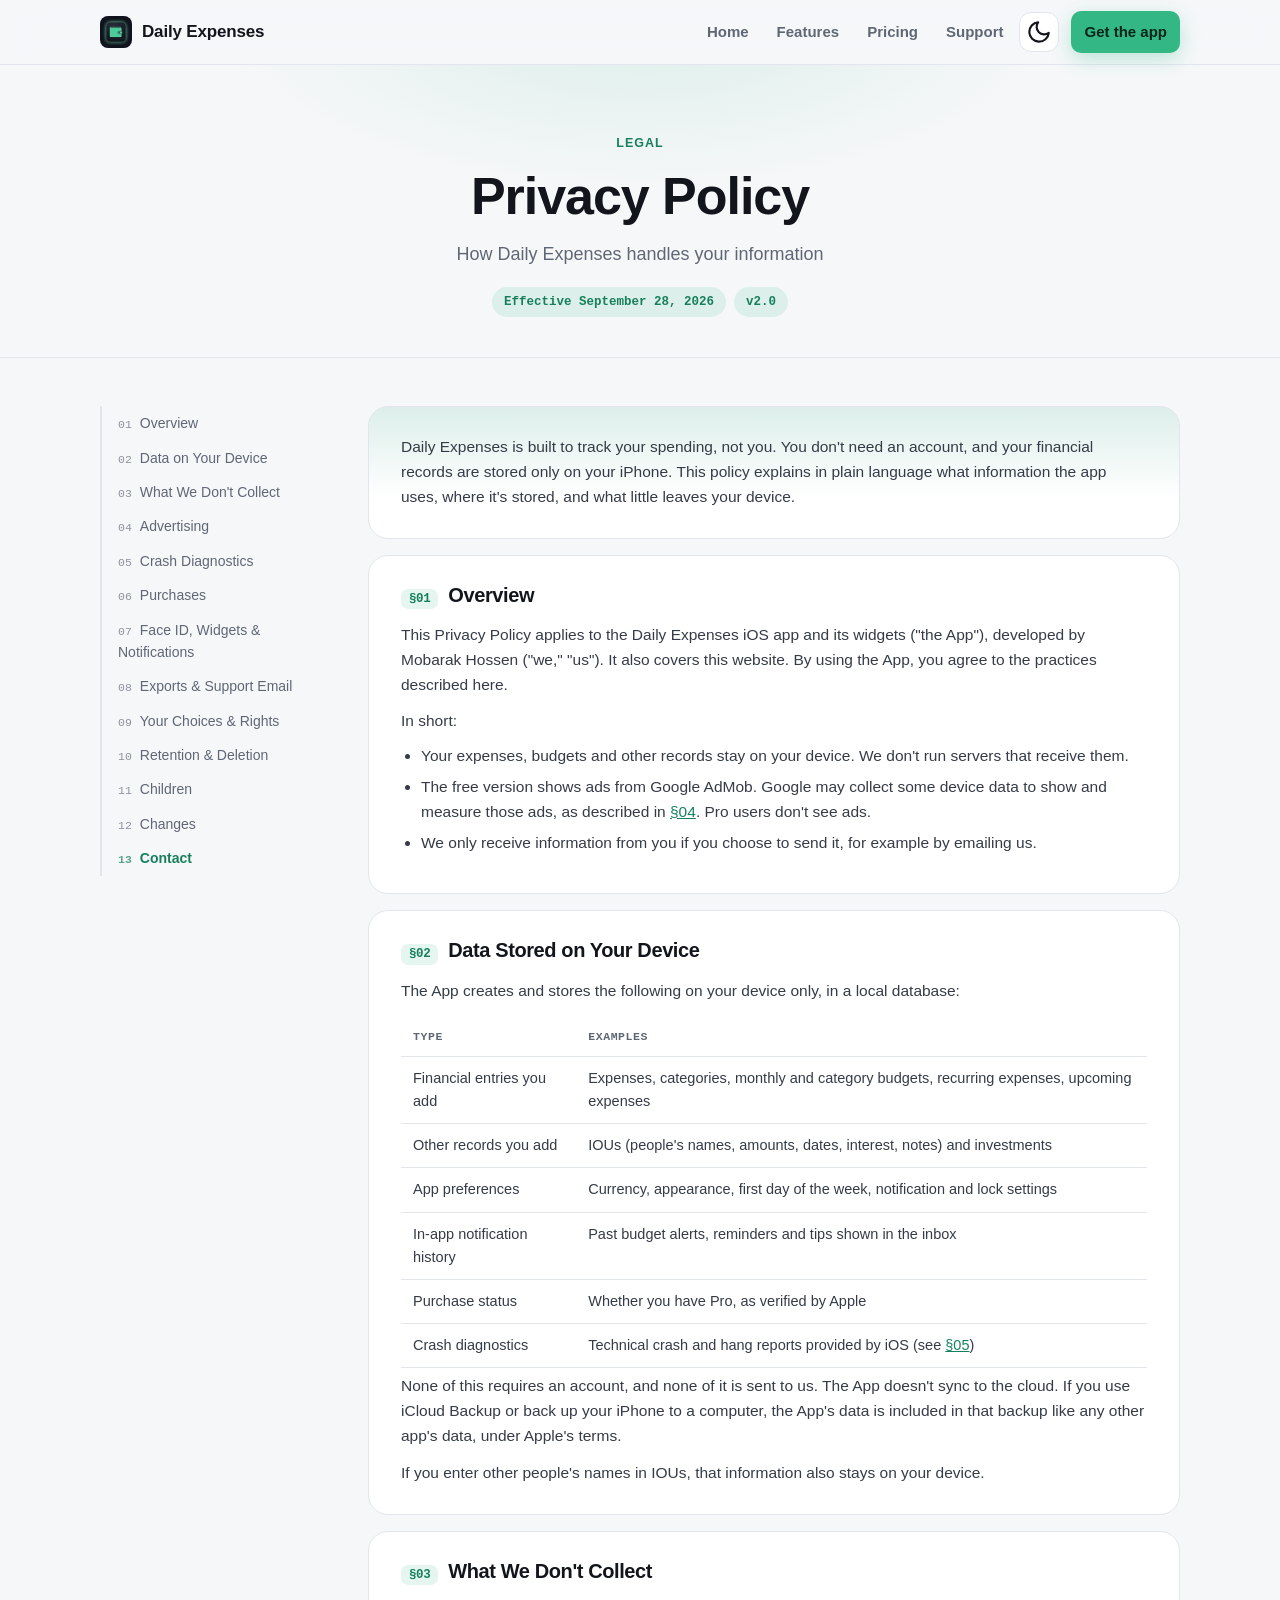
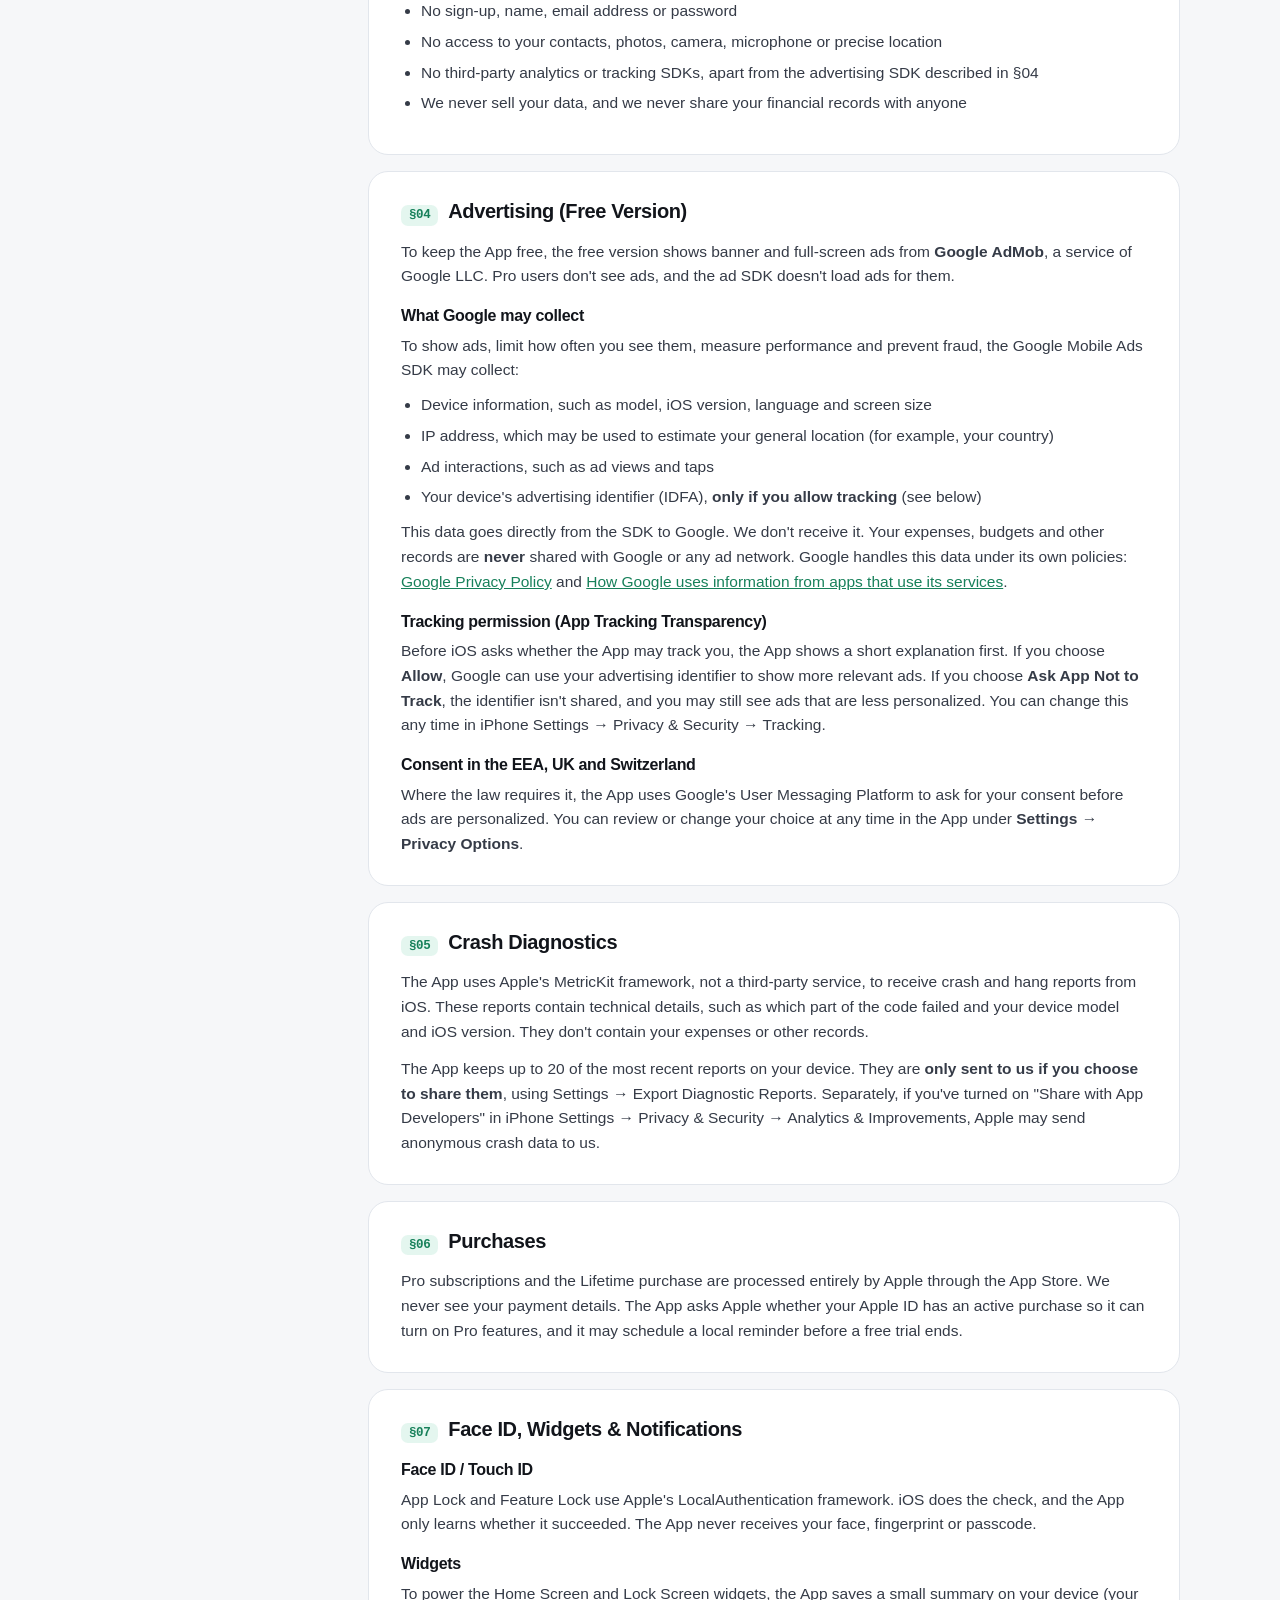
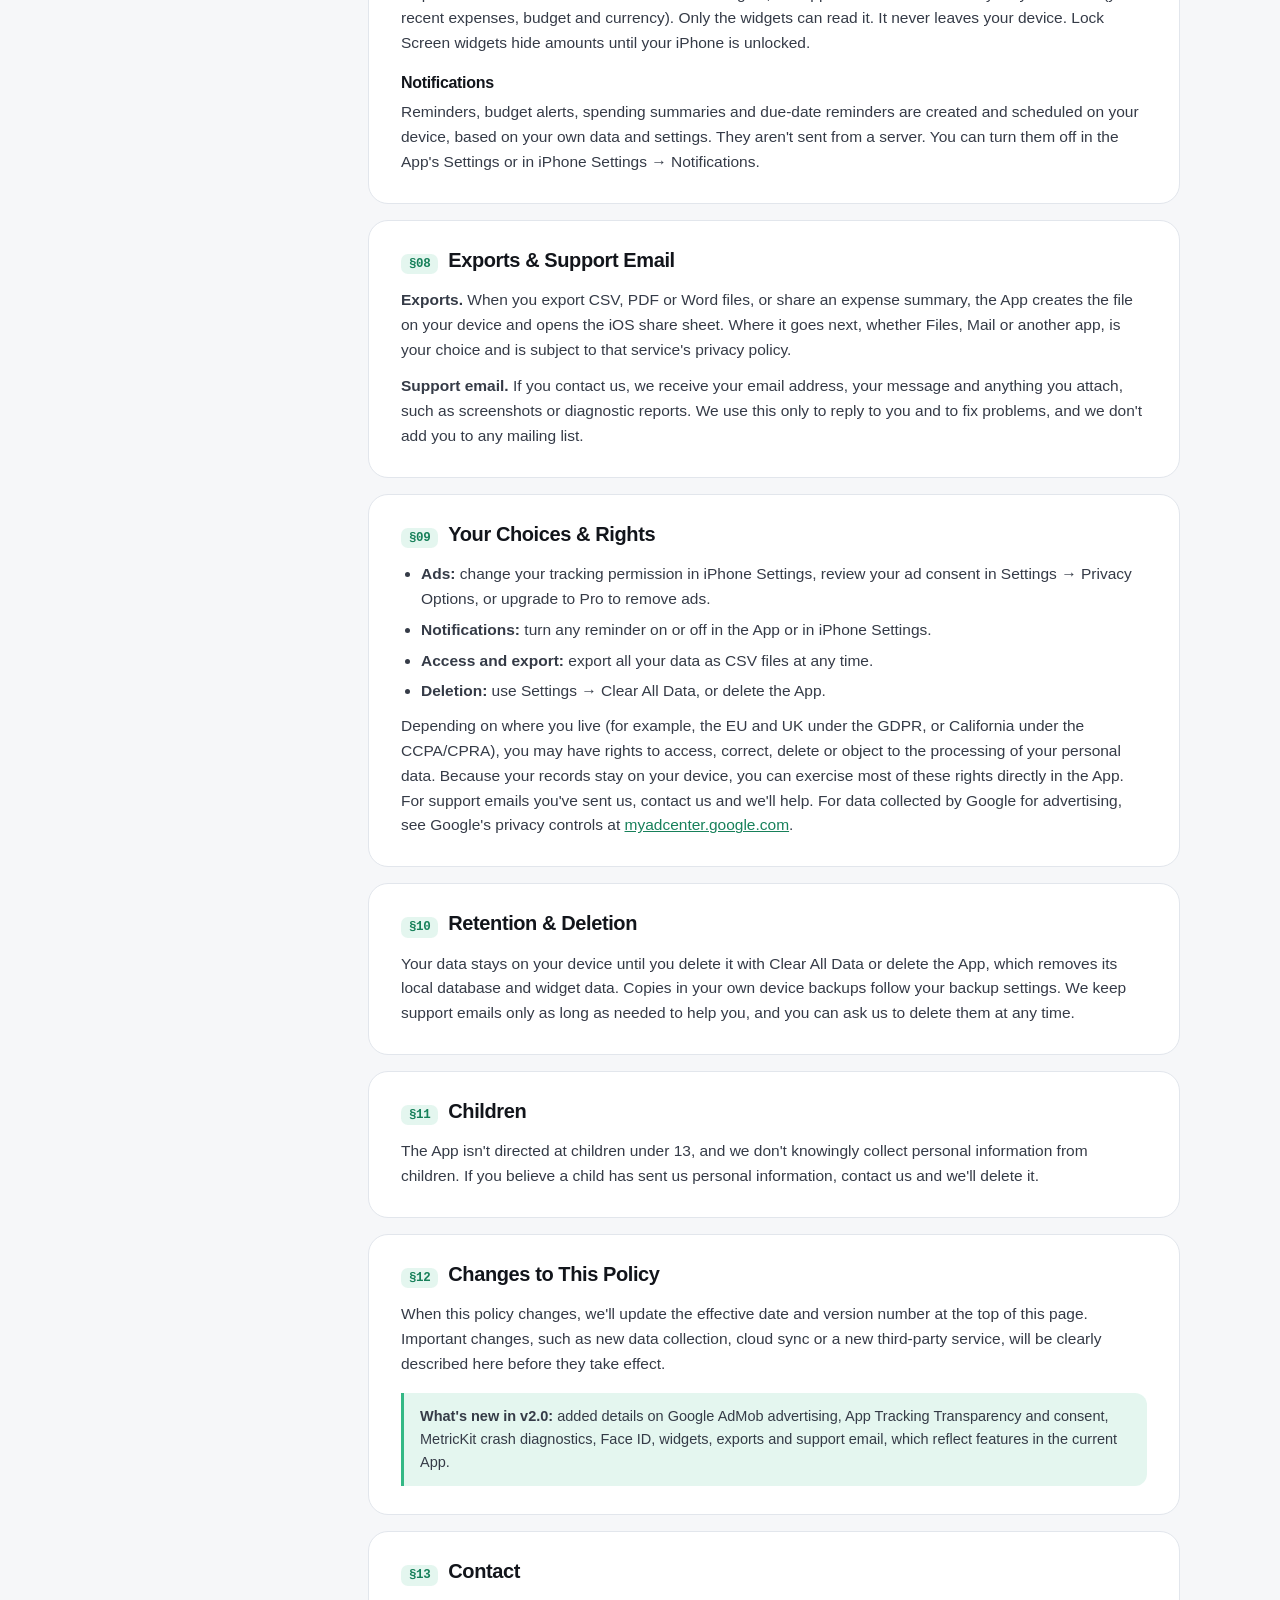
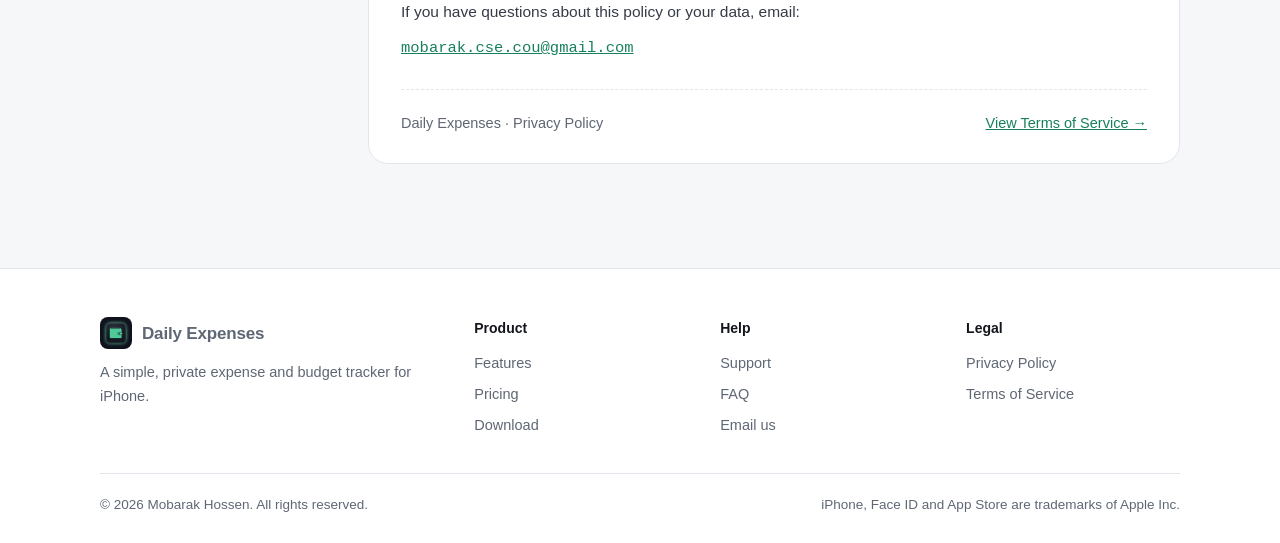
<file: privacy-policy.html>
<!DOCTYPE html>
<html lang="en" class="no-js">
<head>
<meta charset="UTF-8">
<meta name="viewport" content="width=device-width, initial-scale=1.0">
<title>Privacy Policy | Daily Expenses</title>
<meta name="description" content="How the Daily Expenses app handles your data: financial records stay on your device, with no account or cloud sync. Details on ads, consent and diagnostics.">
<link rel="canonical" href="https://mobarak19.github.io/daily-expense-legal/privacy-policy.html">
<meta name="robots" content="index, follow, max-image-preview:large">
<meta name="author" content="Mobarak Hossen">
<meta name="theme-color" content="#f6f7f9" media="(prefers-color-scheme: light)">
<meta name="theme-color" content="#0b0d12" media="(prefers-color-scheme: dark)">
<meta property="og:type" content="website">
<meta property="og:site_name" content="Daily Expenses">
<meta property="og:locale" content="en_US">
<meta property="og:url" content="https://mobarak19.github.io/daily-expense-legal/privacy-policy.html">
<meta property="og:title" content="Privacy Policy | Daily Expenses">
<meta property="og:description" content="How the Daily Expenses app handles your data: financial records stay on your device, with no account or cloud sync. Details on ads, consent and diagnostics.">
<meta property="og:image" content="https://mobarak19.github.io/daily-expense-legal/assets/img/og-image.png">
<meta property="og:image:width" content="1200">
<meta property="og:image:height" content="630">
<meta property="og:image:alt" content="Daily Expenses — Track smarter. Spend better. Expense tracker and budget app for iPhone.">
<meta name="twitter:card" content="summary_large_image">
<meta name="twitter:title" content="Privacy Policy | Daily Expenses">
<meta name="twitter:description" content="How the Daily Expenses app handles your data: financial records stay on your device, with no account or cloud sync. Details on ads, consent and diagnostics.">
<meta name="twitter:image" content="https://mobarak19.github.io/daily-expense-legal/assets/img/og-image.png">
<link rel="icon" type="image/png" sizes="64x64" href="assets/img/favicon.png">
<link rel="apple-touch-icon" href="assets/img/apple-touch-icon.png">
<link rel="manifest" href="site.webmanifest">
<link rel="stylesheet" href="assets/css/site.css">
<script>try{var t=localStorage.getItem("de-theme");if(t==="light"||t==="dark")document.documentElement.dataset.theme=t}catch(e){}</script>
<script type="application/ld+json">
{
 "@context": "https://schema.org",
 "@graph": [
  {
   "@type": "WebPage",
   "@id": "https://mobarak19.github.io/daily-expense-legal/privacy-policy.html",
   "url": "https://mobarak19.github.io/daily-expense-legal/privacy-policy.html",
   "name": "Privacy Policy | Daily Expenses",
   "description": "How the Daily Expenses app handles your data: financial records stay on your device, with no account or cloud sync. Details on ads, consent and diagnostics.",
   "isPartOf": {
    "@id": "https://mobarak19.github.io/daily-expense-legal/#website"
   },
   "inLanguage": "en"
  },
  {
   "@type": "BreadcrumbList",
   "itemListElement": [
    {
     "@type": "ListItem",
     "position": 1,
     "name": "Home",
     "item": "https://mobarak19.github.io/daily-expense-legal/"
    },
    {
     "@type": "ListItem",
     "position": 2,
     "name": "Privacy Policy",
     "item": "https://mobarak19.github.io/daily-expense-legal/privacy-policy.html"
    }
   ]
  }
 ]
}
</script>
</head>
<body>
<a class="skip" href="#main">Skip to content</a>

<header class="site-header">
  <div class="wrap">
    <a class="brand" href="./"><img src="assets/img/favicon.png" alt="" width="32" height="32">Daily Expenses</a>
    <button class="menu-btn" aria-label="Menu" aria-expanded="false"></button>
    <nav class="site-nav" aria-label="Main">
      <a href="./">Home</a>
      <a href="features.html">Features</a>
      <a href="pricing.html">Pricing</a>
      <a href="support.html">Support</a>
      <button class="theme-btn" type="button" aria-label="Toggle theme"></button>
      <a class="btn btn-primary btn-small" href="./#download">Get the app</a>
    </nav>
  </div>
</header>

<main id="main">
  <section class="page-hero">
    <div class="wrap">
      <span class="eyebrow">Legal</span>
      <h1>Privacy Policy</h1>
      <p>How Daily Expenses handles your information</p>
      <div class="legal-meta"><span>Effective September 28, 2026</span><span>v2.0</span></div>
    </div>
  </section>

  <div class="wrap legal-layout">
    <nav class="legal-toc" aria-label="Table of contents">
      <a href="#overview"><span class="num">01</span>Overview</a>
      <a href="#on-device"><span class="num">02</span>Data on Your Device</a>
      <a href="#not-collect"><span class="num">03</span>What We Don't Collect</a>
      <a href="#ads"><span class="num">04</span>Advertising</a>
      <a href="#diagnostics"><span class="num">05</span>Crash Diagnostics</a>
      <a href="#purchases"><span class="num">06</span>Purchases</a>
      <a href="#device-features"><span class="num">07</span>Face ID, Widgets &amp; Notifications</a>
      <a href="#sharing"><span class="num">08</span>Exports &amp; Support Email</a>
      <a href="#choices"><span class="num">09</span>Your Choices &amp; Rights</a>
      <a href="#retention"><span class="num">10</span>Retention &amp; Deletion</a>
      <a href="#children"><span class="num">11</span>Children</a>
      <a href="#changes"><span class="num">12</span>Changes</a>
      <a href="#contact"><span class="num">13</span>Contact</a>
    </nav>

    <div>
      <div class="legal-card intro">
        <p>Daily Expenses is built to track your spending, not you. You don't need an account, and your financial records are stored only on your iPhone. This policy explains in plain language what information the app uses, where it's stored, and what little leaves your device.</p>
      </div>

      <section class="legal-card" id="overview">
        <h2><span class="idx">§01</span>Overview</h2>
        <p>This Privacy Policy applies to the Daily Expenses iOS app and its widgets ("the App"), developed by Mobarak Hossen ("we," "us"). It also covers this website. By using the App, you agree to the practices described here.</p>
        <p>In short:</p>
        <ul>
          <li>Your expenses, budgets and other records stay on your device. We don't run servers that receive them.</li>
          <li>The free version shows ads from Google AdMob. Google may collect some device data to show and measure those ads, as described in <a href="#ads">§04</a>. Pro users don't see ads.</li>
          <li>We only receive information from you if you choose to send it, for example by emailing us.</li>
        </ul>
      </section>

      <section class="legal-card" id="on-device">
        <h2><span class="idx">§02</span>Data Stored on Your Device</h2>
        <p>The App creates and stores the following on your device only, in a local database:</p>
        <div class="legal-table-wrap">
          <table class="legal-table">
            <tr><th>Type</th><th>Examples</th></tr>
            <tr><td>Financial entries you add</td><td>Expenses, categories, monthly and category budgets, recurring expenses, upcoming expenses</td></tr>
            <tr><td>Other records you add</td><td>IOUs (people's names, amounts, dates, interest, notes) and investments</td></tr>
            <tr><td>App preferences</td><td>Currency, appearance, first day of the week, notification and lock settings</td></tr>
            <tr><td>In-app notification history</td><td>Past budget alerts, reminders and tips shown in the inbox</td></tr>
            <tr><td>Purchase status</td><td>Whether you have Pro, as verified by Apple</td></tr>
            <tr><td>Crash diagnostics</td><td>Technical crash and hang reports provided by iOS (see <a href="#diagnostics">§05</a>)</td></tr>
          </table>
        </div>
        <p>None of this requires an account, and none of it is sent to us. The App doesn't sync to the cloud. If you use iCloud Backup or back up your iPhone to a computer, the App's data is included in that backup like any other app's data, under Apple's terms.</p>
        <p>If you enter other people's names in IOUs, that information also stays on your device.</p>
      </section>

      <section class="legal-card" id="not-collect">
        <h2><span class="idx">§03</span>What We Don't Collect</h2>
        <ul>
          <li>No sign-up, name, email address or password</li>
          <li>No access to your contacts, photos, camera, microphone or precise location</li>
          <li>No third-party analytics or tracking SDKs, apart from the advertising SDK described in §04</li>
          <li>We never sell your data, and we never share your financial records with anyone</li>
        </ul>
      </section>

      <section class="legal-card" id="ads">
        <h2><span class="idx">§04</span>Advertising (Free Version)</h2>
        <p>To keep the App free, the free version shows banner and full-screen ads from <b>Google AdMob</b>, a service of Google LLC. Pro users don't see ads, and the ad SDK doesn't load ads for them.</p>
        <h3>What Google may collect</h3>
        <p>To show ads, limit how often you see them, measure performance and prevent fraud, the Google Mobile Ads SDK may collect:</p>
        <ul>
          <li>Device information, such as model, iOS version, language and screen size</li>
          <li>IP address, which may be used to estimate your general location (for example, your country)</li>
          <li>Ad interactions, such as ad views and taps</li>
          <li>Your device's advertising identifier (IDFA), <b>only if you allow tracking</b> (see below)</li>
        </ul>
        <p>This data goes directly from the SDK to Google. We don't receive it. Your expenses, budgets and other records are <b>never</b> shared with Google or any ad network. Google handles this data under its own policies: <a href="https://policies.google.com/privacy" rel="noopener">Google Privacy Policy</a> and <a href="https://policies.google.com/technologies/partner-sites" rel="noopener">How Google uses information from apps that use its services</a>.</p>
        <h3>Tracking permission (App Tracking Transparency)</h3>
        <p>Before iOS asks whether the App may track you, the App shows a short explanation first. If you choose <b>Allow</b>, Google can use your advertising identifier to show more relevant ads. If you choose <b>Ask App Not to Track</b>, the identifier isn't shared, and you may still see ads that are less personalized. You can change this any time in iPhone Settings → Privacy &amp; Security → Tracking.</p>
        <h3>Consent in the EEA, UK and Switzerland</h3>
        <p>Where the law requires it, the App uses Google's User Messaging Platform to ask for your consent before ads are personalized. You can review or change your choice at any time in the App under <b>Settings → Privacy Options</b>.</p>
      </section>

      <section class="legal-card" id="diagnostics">
        <h2><span class="idx">§05</span>Crash Diagnostics</h2>
        <p>The App uses Apple's MetricKit framework, not a third-party service, to receive crash and hang reports from iOS. These reports contain technical details, such as which part of the code failed and your device model and iOS version. They don't contain your expenses or other records.</p>
        <p>The App keeps up to 20 of the most recent reports on your device. They are <b>only sent to us if you choose to share them</b>, using Settings → Export Diagnostic Reports. Separately, if you've turned on "Share with App Developers" in iPhone Settings → Privacy &amp; Security → Analytics &amp; Improvements, Apple may send anonymous crash data to us.</p>
      </section>

      <section class="legal-card" id="purchases">
        <h2><span class="idx">§06</span>Purchases</h2>
        <p>Pro subscriptions and the Lifetime purchase are processed entirely by Apple through the App Store. We never see your payment details. The App asks Apple whether your Apple ID has an active purchase so it can turn on Pro features, and it may schedule a local reminder before a free trial ends.</p>
      </section>

      <section class="legal-card" id="device-features">
        <h2><span class="idx">§07</span>Face ID, Widgets &amp; Notifications</h2>
        <h3>Face ID / Touch ID</h3>
        <p>App Lock and Feature Lock use Apple's LocalAuthentication framework. iOS does the check, and the App only learns whether it succeeded. The App never receives your face, fingerprint or passcode.</p>
        <h3>Widgets</h3>
        <p>To power the Home Screen and Lock Screen widgets, the App saves a small summary on your device (your recent expenses, budget and currency). Only the widgets can read it. It never leaves your device. Lock Screen widgets hide amounts until your iPhone is unlocked.</p>
        <h3>Notifications</h3>
        <p>Reminders, budget alerts, spending summaries and due-date reminders are created and scheduled on your device, based on your own data and settings. They aren't sent from a server. You can turn them off in the App's Settings or in iPhone Settings → Notifications.</p>
      </section>

      <section class="legal-card" id="sharing">
        <h2><span class="idx">§08</span>Exports &amp; Support Email</h2>
        <p><b>Exports.</b> When you export CSV, PDF or Word files, or share an expense summary, the App creates the file on your device and opens the iOS share sheet. Where it goes next, whether Files, Mail or another app, is your choice and is subject to that service's privacy policy.</p>
        <p><b>Support email.</b> If you contact us, we receive your email address, your message and anything you attach, such as screenshots or diagnostic reports. We use this only to reply to you and to fix problems, and we don't add you to any mailing list.</p>
      </section>

      <section class="legal-card" id="choices">
        <h2><span class="idx">§09</span>Your Choices &amp; Rights</h2>
        <ul>
          <li><b>Ads:</b> change your tracking permission in iPhone Settings, review your ad consent in Settings → Privacy Options, or upgrade to Pro to remove ads.</li>
          <li><b>Notifications:</b> turn any reminder on or off in the App or in iPhone Settings.</li>
          <li><b>Access and export:</b> export all your data as CSV files at any time.</li>
          <li><b>Deletion:</b> use Settings → Clear All Data, or delete the App.</li>
        </ul>
        <p>Depending on where you live (for example, the EU and UK under the GDPR, or California under the CCPA/CPRA), you may have rights to access, correct, delete or object to the processing of your personal data. Because your records stay on your device, you can exercise most of these rights directly in the App. For support emails you've sent us, contact us and we'll help. For data collected by Google for advertising, see Google's privacy controls at <a href="https://myadcenter.google.com" rel="noopener">myadcenter.google.com</a>.</p>
      </section>

      <section class="legal-card" id="retention">
        <h2><span class="idx">§10</span>Retention &amp; Deletion</h2>
        <p>Your data stays on your device until you delete it with Clear All Data or delete the App, which removes its local database and widget data. Copies in your own device backups follow your backup settings. We keep support emails only as long as needed to help you, and you can ask us to delete them at any time.</p>
      </section>

      <section class="legal-card" id="children">
        <h2><span class="idx">§11</span>Children</h2>
        <p>The App isn't directed at children under 13, and we don't knowingly collect personal information from children. If you believe a child has sent us personal information, contact us and we'll delete it.</p>
      </section>

      <section class="legal-card" id="changes">
        <h2><span class="idx">§12</span>Changes to This Policy</h2>
        <p>When this policy changes, we'll update the effective date and version number at the top of this page. Important changes, such as new data collection, cloud sync or a new third-party service, will be clearly described here before they take effect.</p>
        <div class="legal-note"><b>What's new in v2.0:</b> added details on Google AdMob advertising, App Tracking Transparency and consent, MetricKit crash diagnostics, Face ID, widgets, exports and support email, which reflect features in the current App.</div>
      </section>

      <section class="legal-card" id="contact">
        <h2><span class="idx">§13</span>Contact</h2>
        <p>If you have questions about this policy or your data, email:</p>
        <p style="font-family:var(--mono)"><a href="mailto:mobarak.cse.cou@gmail.com?subject=Daily%20Expenses%20Privacy">mobarak.cse.cou@gmail.com</a></p>
        <div class="legal-next"><span>Daily Expenses · Privacy Policy</span><a href="terms.html">View Terms of Service →</a></div>
      </section>
    </div>
  </div>
</main>

<footer class="site-footer">
  <div class="wrap">
    <div class="cols">
      <div>
        <a class="brand" href="./"><img src="assets/img/favicon.png" alt="" width="32" height="32">Daily Expenses</a>
        <p>A simple, private expense and budget tracker for iPhone.</p>
      </div>
      <div>
        <h4>Product</h4>
        <ul><li><a href="features.html">Features</a></li><li><a href="pricing.html">Pricing</a></li><li><a href="./#download">Download</a></li></ul>
      </div>
      <div>
        <h4>Help</h4>
        <ul><li><a href="support.html">Support</a></li><li><a href="support.html#faq">FAQ</a></li><li><a href="mailto:mobarak.cse.cou@gmail.com">Email us</a></li></ul>
      </div>
      <div>
        <h4>Legal</h4>
        <ul><li><a href="privacy-policy.html">Privacy Policy</a></li><li><a href="terms.html">Terms of Service</a></li></ul>
      </div>
    </div>
    <div class="legal-line">
      <span>© <span data-year>2026</span> Mobarak Hossen. All rights reserved.</span>
      <span>iPhone, Face ID and App Store are trademarks of Apple Inc.</span>
    </div>
  </div>
</footer>

<script src="assets/js/site.js" defer></script>
</body>
</html>
</file>
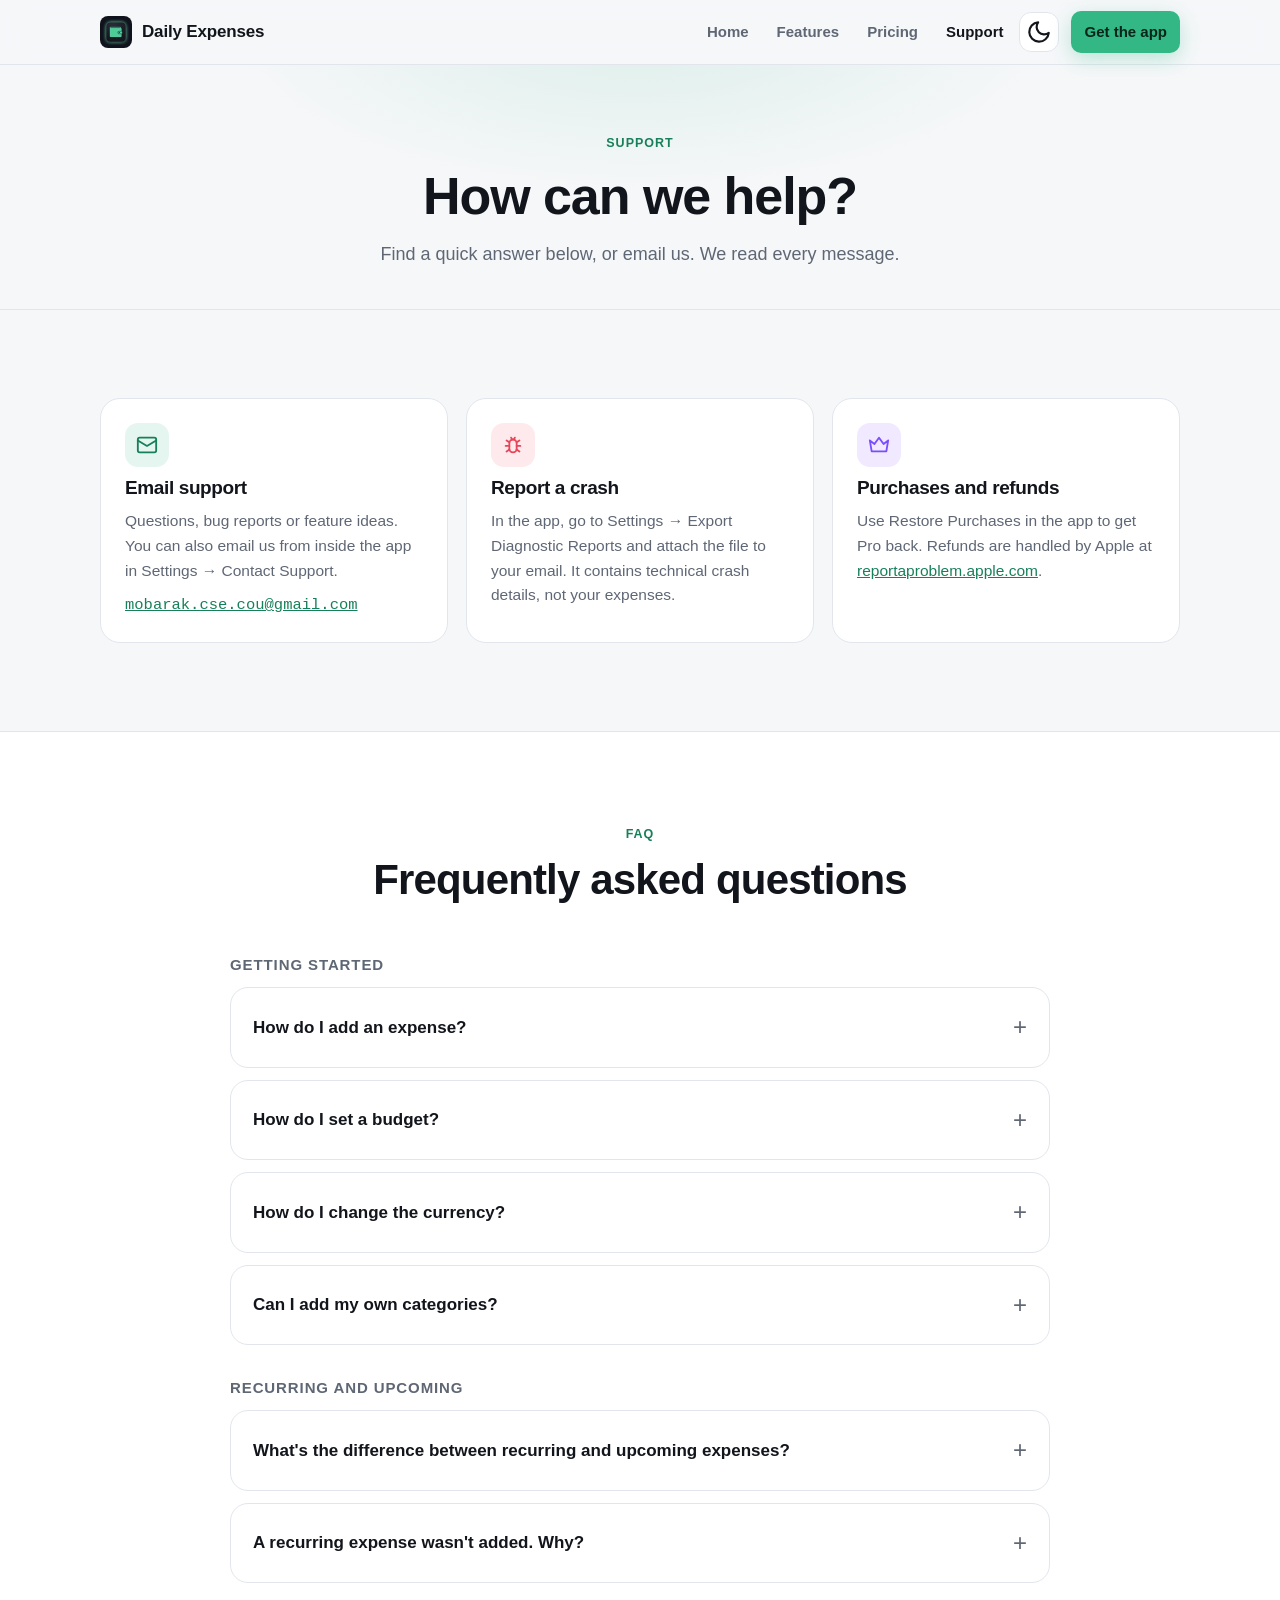
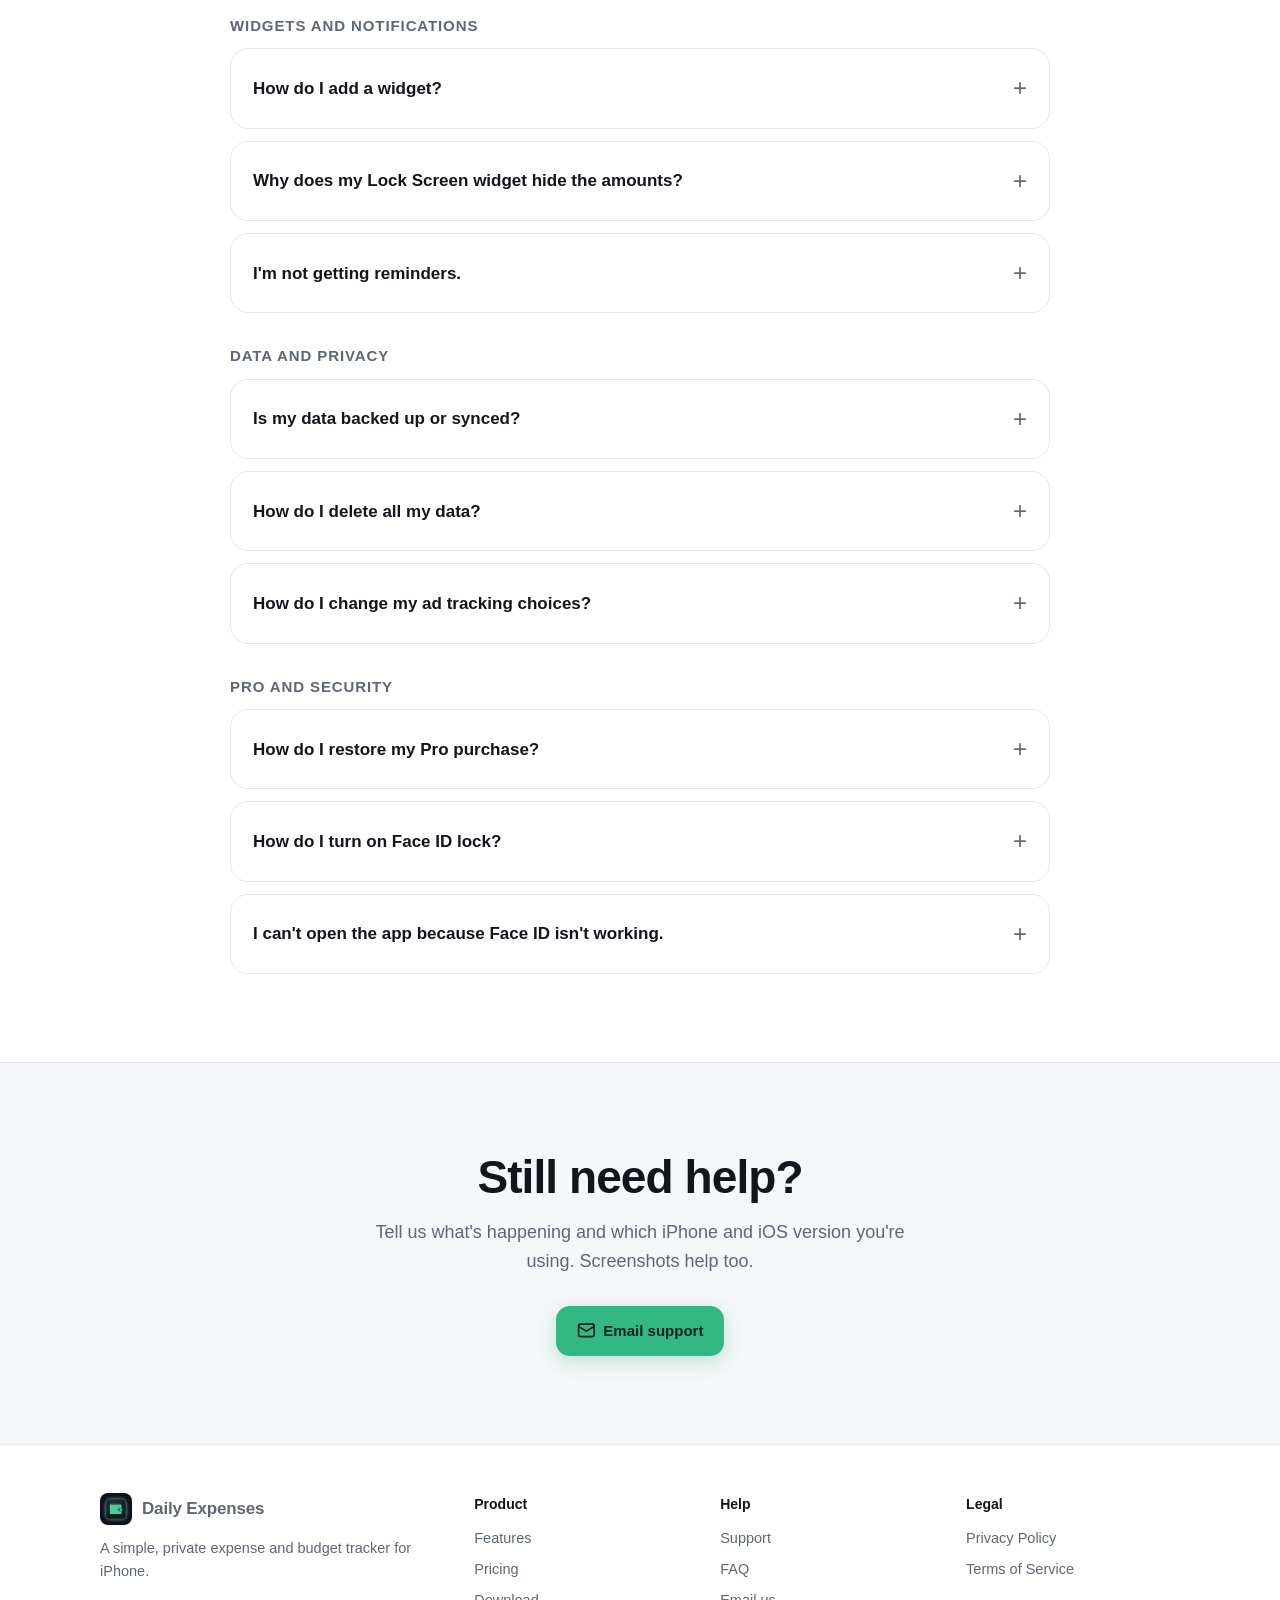
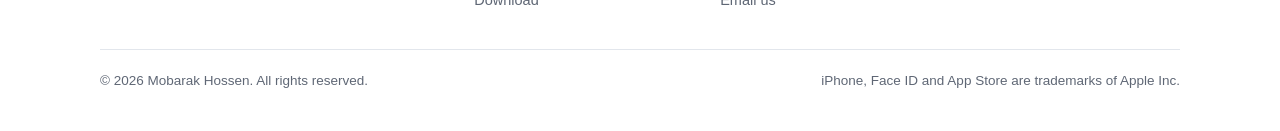
<file: support.html>
<!DOCTYPE html>
<html lang="en" class="no-js">
<head>
<meta charset="UTF-8">
<meta name="viewport" content="width=device-width, initial-scale=1.0">
<title>Help &amp; Support FAQ | Daily Expenses for iPhone</title>
<meta name="description" content="Answers about budgets, widgets, reminders, recurring expenses, exporting data, Face ID lock and restoring Pro in Daily Expenses, plus how to contact support.">
<link rel="canonical" href="https://mobarak19.github.io/daily-expense-legal/support.html">
<meta name="robots" content="index, follow, max-image-preview:large">
<meta name="author" content="Mobarak Hossen">
<meta name="theme-color" content="#f6f7f9" media="(prefers-color-scheme: light)">
<meta name="theme-color" content="#0b0d12" media="(prefers-color-scheme: dark)">
<meta property="og:type" content="website">
<meta property="og:site_name" content="Daily Expenses">
<meta property="og:locale" content="en_US">
<meta property="og:url" content="https://mobarak19.github.io/daily-expense-legal/support.html">
<meta property="og:title" content="Help &amp; Support FAQ | Daily Expenses for iPhone">
<meta property="og:description" content="Answers about budgets, widgets, reminders, recurring expenses, exporting data, Face ID lock and restoring Pro in Daily Expenses, plus how to contact support.">
<meta property="og:image" content="https://mobarak19.github.io/daily-expense-legal/assets/img/og-image.png">
<meta property="og:image:width" content="1200">
<meta property="og:image:height" content="630">
<meta property="og:image:alt" content="Daily Expenses — Track smarter. Spend better. Expense tracker and budget app for iPhone.">
<meta name="twitter:card" content="summary_large_image">
<meta name="twitter:title" content="Help &amp; Support FAQ | Daily Expenses for iPhone">
<meta name="twitter:description" content="Answers about budgets, widgets, reminders, recurring expenses, exporting data, Face ID lock and restoring Pro in Daily Expenses, plus how to contact support.">
<meta name="twitter:image" content="https://mobarak19.github.io/daily-expense-legal/assets/img/og-image.png">
<link rel="icon" type="image/png" sizes="64x64" href="assets/img/favicon.png">
<link rel="apple-touch-icon" href="assets/img/apple-touch-icon.png">
<link rel="manifest" href="site.webmanifest">
<link rel="stylesheet" href="assets/css/site.css">
<script>try{var t=localStorage.getItem("de-theme");if(t==="light"||t==="dark")document.documentElement.dataset.theme=t}catch(e){}</script>
<script type="application/ld+json">
{
 "@context": "https://schema.org",
 "@graph": [
  {
   "@type": "WebPage",
   "@id": "https://mobarak19.github.io/daily-expense-legal/support.html",
   "url": "https://mobarak19.github.io/daily-expense-legal/support.html",
   "name": "Help & Support FAQ | Daily Expenses for iPhone",
   "description": "Answers about budgets, widgets, reminders, recurring expenses, exporting data, Face ID lock and restoring Pro in Daily Expenses, plus how to contact support.",
   "isPartOf": {
    "@id": "https://mobarak19.github.io/daily-expense-legal/#website"
   },
   "inLanguage": "en"
  },
  {
   "@type": "BreadcrumbList",
   "itemListElement": [
    {
     "@type": "ListItem",
     "position": 1,
     "name": "Home",
     "item": "https://mobarak19.github.io/daily-expense-legal/"
    },
    {
     "@type": "ListItem",
     "position": 2,
     "name": "Support",
     "item": "https://mobarak19.github.io/daily-expense-legal/support.html"
    }
   ]
  },
  {
   "@type": "FAQPage",
   "mainEntity": [
    {
     "@type": "Question",
     "name": "How do I add an expense?",
     "acceptedAnswer": {
      "@type": "Answer",
      "text": "Tap the green + button on the Home screen and choose Add Expense. Enter the amount, a title and a category, then tap Save. You can also add one from the Lock Screen with the Quick Add widget."
     }
    },
    {
     "@type": "Question",
     "name": "How do I set a budget?",
     "acceptedAnswer": {
      "@type": "Answer",
      "text": "Tap the Monthly Budget card on Home. Enter a total for the month, turn on Budget Alerts and choose the percentage at which you want to be warned. You can also give each category its own budget."
     }
    },
    {
     "@type": "Question",
     "name": "How do I change the currency?",
     "acceptedAnswer": {
      "@type": "Answer",
      "text": "Go to Settings → Currency. You can choose USD, EUR, GBP, BDT or INR. Only the currency symbol changes. Amounts are not converted."
     }
    },
    {
     "@type": "Question",
     "name": "Can I add my own categories?",
     "acceptedAnswer": {
      "@type": "Answer",
      "text": "Yes. Tap + → Add Category, or create one while adding an expense. Choose a name, icon, color and an optional monthly budget."
     }
    },
    {
     "@type": "Question",
     "name": "What's the difference between recurring and upcoming expenses?",
     "acceptedAnswer": {
      "@type": "Answer",
      "text": "Recurring expenses are logged for you automatically each time they come due, like a streaming subscription. Upcoming expenses are bills you plan for. They remind you on the due date, and you tap Paid when you've paid them."
     }
    },
    {
     "@type": "Question",
     "name": "A recurring expense wasn't added. Why?",
     "acceptedAnswer": {
      "@type": "Answer",
      "text": "Recurring expenses are added when the app runs. If the app was closed on the due date, the missed expenses are added the next time you open it. Also check that notifications are allowed, because the app needs them to schedule repeats."
     }
    },
    {
     "@type": "Question",
     "name": "How do I add a widget?",
     "acceptedAnswer": {
      "@type": "Answer",
      "text": "Home Screen: touch and hold an empty spot, tap Edit → Add Widget, search for Daily Expenses, and pick a size.Lock Screen: touch and hold the Lock Screen, tap Customize → Lock Screen, tap the widget area, and choose Spending at a Glance or Quick Add."
     }
    },
    {
     "@type": "Question",
     "name": "Why does my Lock Screen widget hide the amounts?",
     "acceptedAnswer": {
      "@type": "Answer",
      "text": "For privacy, iOS hides the amounts until your iPhone is unlocked. Unlock with Face ID or your passcode to see them."
     }
    },
    {
     "@type": "Question",
     "name": "I'm not getting reminders.",
     "acceptedAnswer": {
      "@type": "Answer",
      "text": "Check that notifications are allowed in iPhone Settings → Notifications → Daily Expenses, then open the app's Settings → Notifications and make sure the reminders you want are turned on. Focus modes can also silence notifications."
     }
    },
    {
     "@type": "Question",
     "name": "Is my data backed up or synced?",
     "acceptedAnswer": {
      "@type": "Answer",
      "text": "Your data is stored only on your iPhone. The app doesn't sync to the cloud, but its data is included in your iCloud or computer backup. Restoring that backup to a new iPhone brings your data back. You can also export CSV files from Settings → Export Data."
     }
    },
    {
     "@type": "Question",
     "name": "How do I delete all my data?",
     "acceptedAnswer": {
      "@type": "Answer",
      "text": "Go to Settings → Clear All Data. This permanently deletes your expenses, categories, budgets and other records from the app. Deleting the app also removes its data from your device."
     }
    },
    {
     "@type": "Question",
     "name": "How do I change my ad tracking choices?",
     "acceptedAnswer": {
      "@type": "Answer",
      "text": "In the app, go to Settings → Privacy Options to review your ad consent. You can also turn app tracking on or off in iPhone Settings → Privacy & Security → Tracking. Pro users don't see any ads."
     }
    },
    {
     "@type": "Question",
     "name": "How do I restore my Pro purchase?",
     "acceptedAnswer": {
      "@type": "Answer",
      "text": "Make sure you're signed in with the Apple ID you bought Pro with. Open the app, tap Upgrade, then tap Restore Purchases."
     }
    },
    {
     "@type": "Question",
     "name": "How do I turn on Face ID lock?",
     "acceptedAnswer": {
      "@type": "Answer",
      "text": "With Pro, go to Settings → Security and turn on App Lock to lock the whole app, or open Feature Lock to lock only certain screens. Face ID, Touch ID or a passcode must be set up on your iPhone first."
     }
    },
    {
     "@type": "Question",
     "name": "I can't open the app because Face ID isn't working.",
     "acceptedAnswer": {
      "@type": "Answer",
      "text": "The lock screen falls back to your iPhone passcode. Tap to authenticate again and enter your passcode when asked."
     }
    }
   ]
  }
 ]
}
</script>
</head>
<body>
<a class="skip" href="#main">Skip to content</a>

<header class="site-header">
  <div class="wrap">
    <a class="brand" href="./"><img src="assets/img/favicon.png" alt="" width="32" height="32">Daily Expenses</a>
    <button class="menu-btn" aria-label="Menu" aria-expanded="false"></button>
    <nav class="site-nav" aria-label="Main">
      <a href="./">Home</a>
      <a href="features.html">Features</a>
      <a href="pricing.html">Pricing</a>
      <a href="support.html" aria-current="page">Support</a>
      <button class="theme-btn" type="button" aria-label="Toggle theme"></button>
      <a class="btn btn-primary btn-small" href="./#download">Get the app</a>
    </nav>
  </div>
</header>

<main id="main">
  <section class="page-hero">
    <div class="wrap">
      <span class="eyebrow">Support</span>
      <h1>How can we help?</h1>
      <p>Find a quick answer below, or email us. We read every message.</p>
    </div>
  </section>

  <section class="section">
    <div class="wrap">
      <div class="contact-grid">
        <div class="fcard reveal">
          <span class="ficon t-green"><span data-icon="mail"></span></span>
          <h3>Email support</h3>
          <p>Questions, bug reports or feature ideas. You can also email us from inside the app in Settings → Contact Support.</p>
          <p class="email-line"><a href="mailto:mobarak.cse.cou@gmail.com?subject=Daily%20Expenses%20Support">mobarak.cse.cou@gmail.com</a></p>
        </div>
        <div class="fcard reveal">
          <span class="ficon t-red"><span data-icon="bug"></span></span>
          <h3>Report a crash</h3>
          <p>In the app, go to Settings → Export Diagnostic Reports and attach the file to your email. It contains technical crash details, not your expenses.</p>
        </div>
        <div class="fcard reveal">
          <span class="ficon t-pro"><span data-icon="crown"></span></span>
          <h3>Purchases and refunds</h3>
          <p>Use Restore Purchases in the app to get Pro back. Refunds are handled by Apple at <a href="https://reportaproblem.apple.com" rel="noopener">reportaproblem.apple.com</a>.</p>
        </div>
      </div>
    </div>
  </section>

  <section class="section alt" id="faq">
    <div class="wrap">
      <div class="section-head center reveal">
        <span class="eyebrow">FAQ</span>
        <h2>Frequently asked questions</h2>
      </div>

      <div class="faq">
        <h3 style="font-size:15px;color:var(--muted);text-transform:uppercase;letter-spacing:.06em;margin:8px 0 2px">Getting started</h3>
        <details><summary>How do I add an expense?</summary><div><p>Tap the green <b>+</b> button on the Home screen and choose <b>Add Expense</b>. Enter the amount, a title and a category, then tap Save. You can also add one from the Lock Screen with the Quick Add widget.</p></div></details>
        <details><summary>How do I set a budget?</summary><div><p>Tap the <b>Monthly Budget</b> card on Home. Enter a total for the month, turn on Budget Alerts and choose the percentage at which you want to be warned. You can also give each category its own budget.</p></div></details>
        <details><summary>How do I change the currency?</summary><div><p>Go to Settings → Currency. You can choose USD, EUR, GBP, BDT or INR. Only the currency symbol changes. Amounts are not converted.</p></div></details>
        <details><summary>Can I add my own categories?</summary><div><p>Yes. Tap <b>+</b> → Add Category, or create one while adding an expense. Choose a name, icon, color and an optional monthly budget.</p></div></details>

        <h3 style="font-size:15px;color:var(--muted);text-transform:uppercase;letter-spacing:.06em;margin:22px 0 2px">Recurring and upcoming</h3>
        <details><summary>What's the difference between recurring and upcoming expenses?</summary><div><p><b>Recurring expenses</b> are logged for you automatically each time they come due, like a streaming subscription. <b>Upcoming expenses</b> are bills you plan for. They remind you on the due date, and you tap <b>Paid</b> when you've paid them.</p></div></details>
        <details><summary>A recurring expense wasn't added. Why?</summary><div><p>Recurring expenses are added when the app runs. If the app was closed on the due date, the missed expenses are added the next time you open it. Also check that notifications are allowed, because the app needs them to schedule repeats.</p></div></details>

        <h3 style="font-size:15px;color:var(--muted);text-transform:uppercase;letter-spacing:.06em;margin:22px 0 2px">Widgets and notifications</h3>
        <details><summary>How do I add a widget?</summary><div><p><b>Home Screen:</b> touch and hold an empty spot, tap <b>Edit</b> → <b>Add Widget</b>, search for Daily Expenses, and pick a size.</p><p><b>Lock Screen:</b> touch and hold the Lock Screen, tap <b>Customize</b> → Lock Screen, tap the widget area, and choose <i>Spending at a Glance</i> or <i>Quick Add</i>.</p></div></details>
        <details><summary>Why does my Lock Screen widget hide the amounts?</summary><div><p>For privacy, iOS hides the amounts until your iPhone is unlocked. Unlock with Face ID or your passcode to see them.</p></div></details>
        <details><summary>I'm not getting reminders.</summary><div><p>Check that notifications are allowed in iPhone Settings → Notifications → Daily Expenses, then open the app's Settings → Notifications and make sure the reminders you want are turned on. Focus modes can also silence notifications.</p></div></details>

        <h3 style="font-size:15px;color:var(--muted);text-transform:uppercase;letter-spacing:.06em;margin:22px 0 2px">Data and privacy</h3>
        <details><summary>Is my data backed up or synced?</summary><div><p>Your data is stored only on your iPhone. The app doesn't sync to the cloud, but its data is included in your iCloud or computer backup. Restoring that backup to a new iPhone brings your data back. You can also export CSV files from Settings → Export Data.</p></div></details>
        <details><summary>How do I delete all my data?</summary><div><p>Go to Settings → Clear All Data. This permanently deletes your expenses, categories, budgets and other records from the app. Deleting the app also removes its data from your device.</p></div></details>
        <details><summary>How do I change my ad tracking choices?</summary><div><p>In the app, go to Settings → Privacy Options to review your ad consent. You can also turn app tracking on or off in iPhone Settings → Privacy &amp; Security → Tracking. Pro users don't see any ads.</p></div></details>

        <h3 style="font-size:15px;color:var(--muted);text-transform:uppercase;letter-spacing:.06em;margin:22px 0 2px">Pro and security</h3>
        <details><summary>How do I restore my Pro purchase?</summary><div><p>Make sure you're signed in with the Apple ID you bought Pro with. Open the app, tap Upgrade, then tap <b>Restore Purchases</b>.</p></div></details>
        <details><summary>How do I turn on Face ID lock?</summary><div><p>With Pro, go to Settings → Security and turn on <b>App Lock</b> to lock the whole app, or open <b>Feature Lock</b> to lock only certain screens. Face ID, Touch ID or a passcode must be set up on your iPhone first.</p></div></details>
        <details><summary>I can't open the app because Face ID isn't working.</summary><div><p>The lock screen falls back to your iPhone passcode. Tap to authenticate again and enter your passcode when asked.</p></div></details>
      </div>
    </div>
  </section>

  <section class="cta section">
    <div class="wrap">
      <h2>Still need help?</h2>
      <p>Tell us what's happening and which iPhone and iOS version you're using. Screenshots help too.</p>
      <div class="hero-actions">
        <a class="btn btn-primary" href="mailto:mobarak.cse.cou@gmail.com?subject=Daily%20Expenses%20Support"><span data-icon="mail"></span>Email support</a>
      </div>
    </div>
  </section>
</main>

<footer class="site-footer">
  <div class="wrap">
    <div class="cols">
      <div>
        <a class="brand" href="./"><img src="assets/img/favicon.png" alt="" width="32" height="32">Daily Expenses</a>
        <p>A simple, private expense and budget tracker for iPhone.</p>
      </div>
      <div>
        <h4>Product</h4>
        <ul><li><a href="features.html">Features</a></li><li><a href="pricing.html">Pricing</a></li><li><a href="./#download">Download</a></li></ul>
      </div>
      <div>
        <h4>Help</h4>
        <ul><li><a href="support.html">Support</a></li><li><a href="support.html#faq">FAQ</a></li><li><a href="mailto:mobarak.cse.cou@gmail.com">Email us</a></li></ul>
      </div>
      <div>
        <h4>Legal</h4>
        <ul><li><a href="privacy-policy.html">Privacy Policy</a></li><li><a href="terms.html">Terms of Service</a></li></ul>
      </div>
    </div>
    <div class="legal-line">
      <span>© <span data-year>2026</span> Mobarak Hossen. All rights reserved.</span>
      <span>iPhone, Face ID and App Store are trademarks of Apple Inc.</span>
    </div>
  </div>
</footer>

<script src="assets/js/site.js" defer></script>
</body>
</html>
</file>
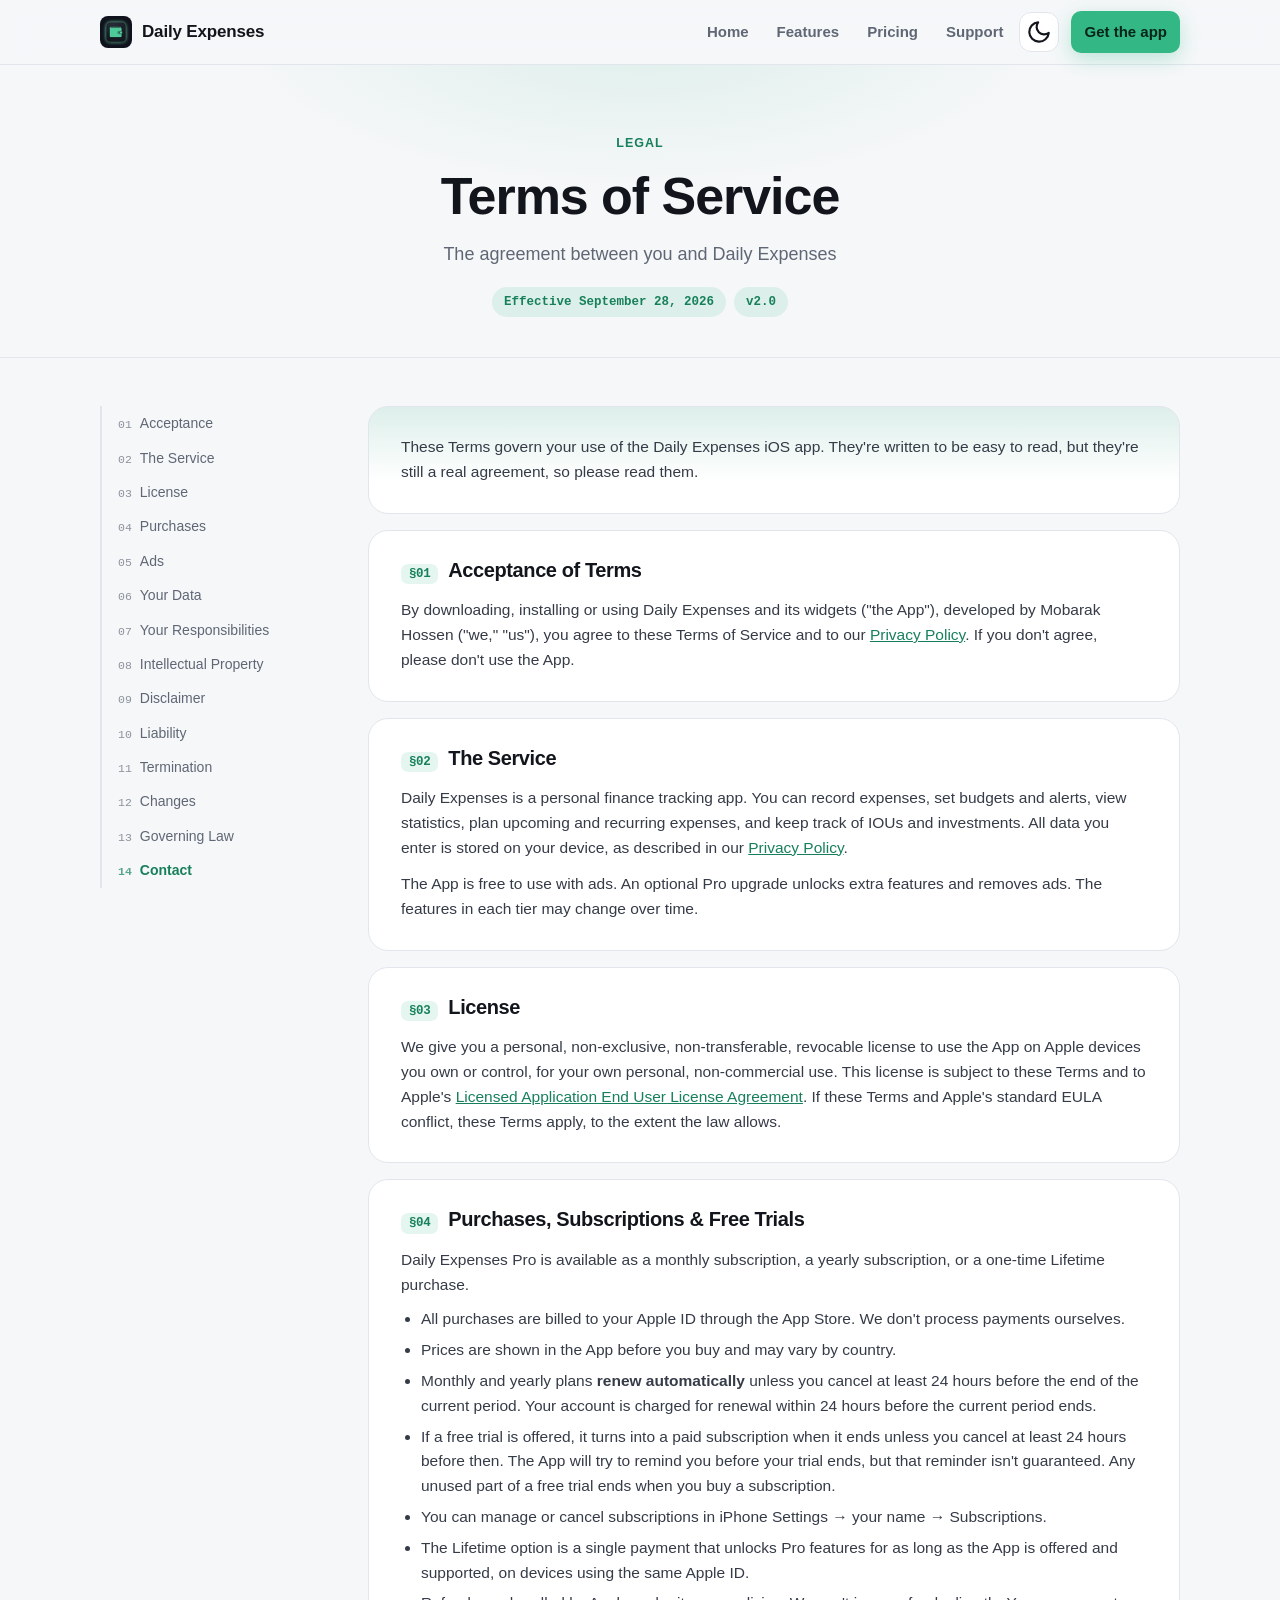
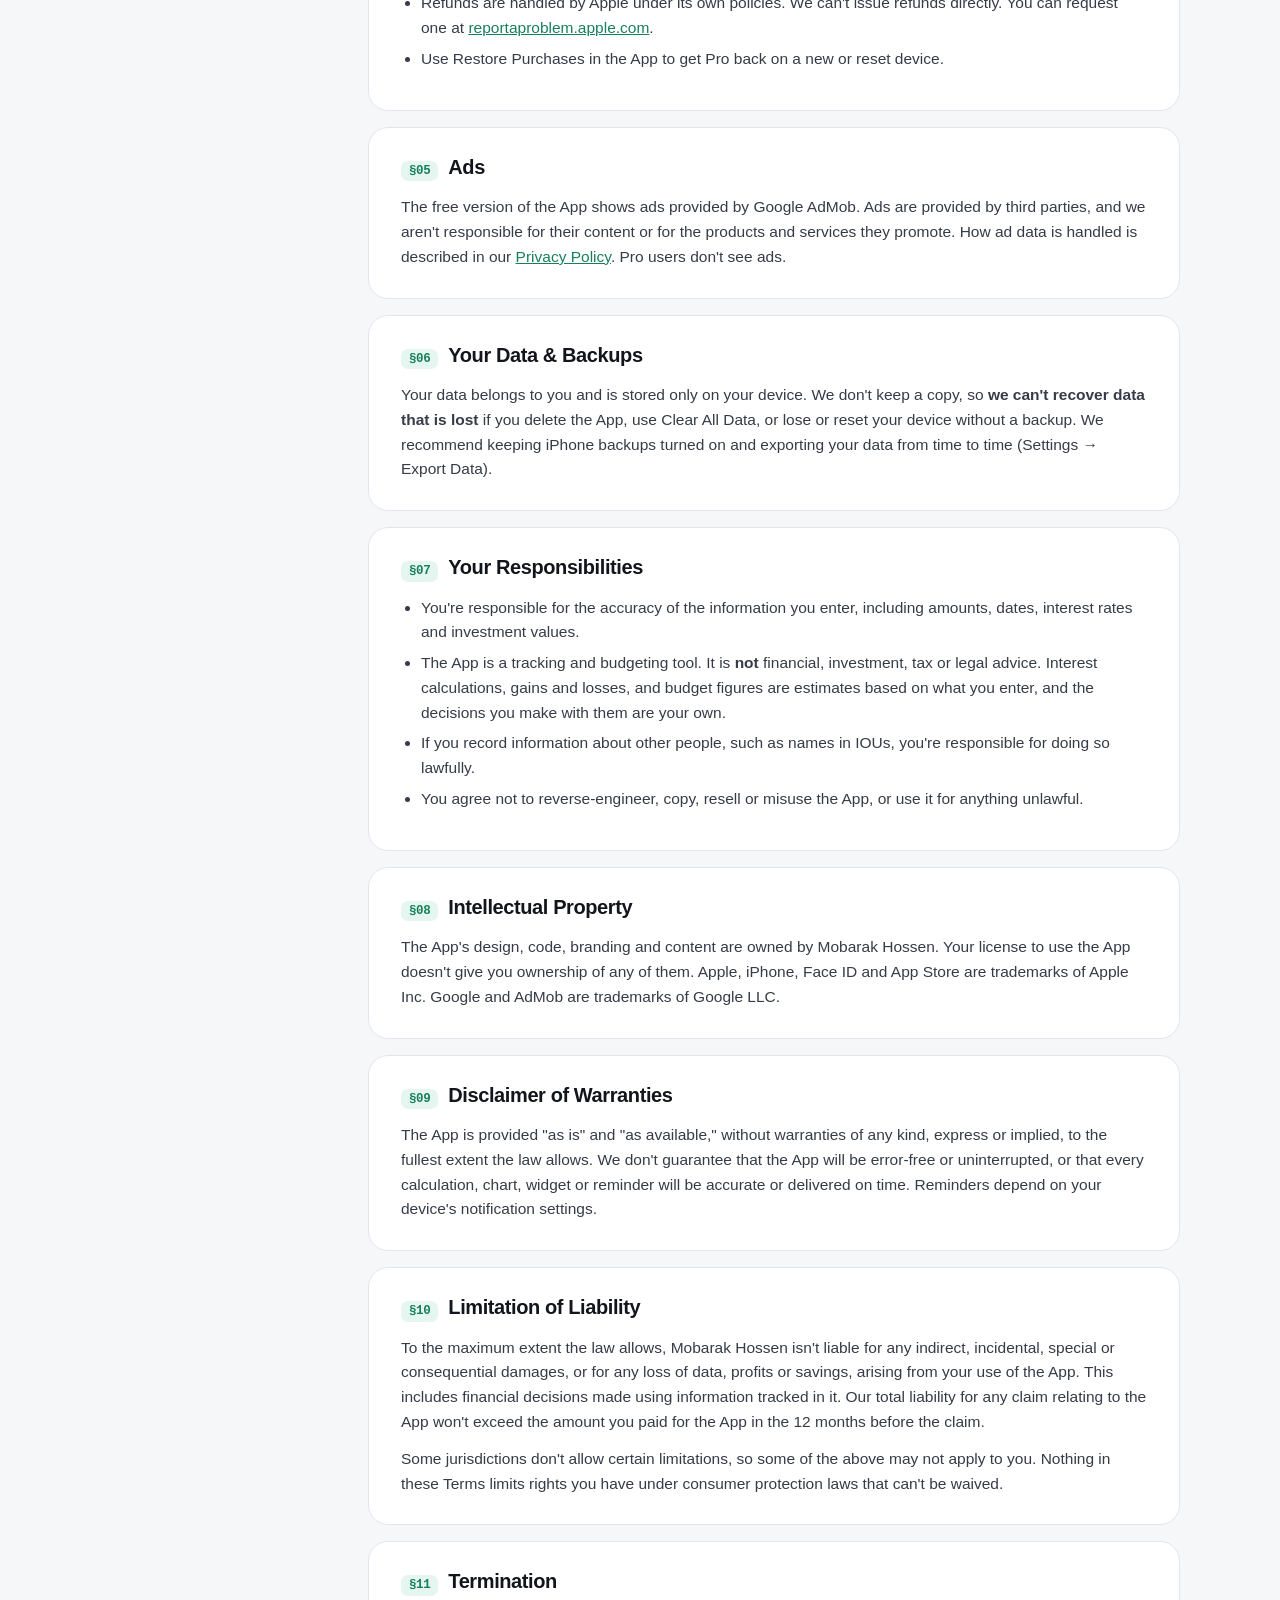
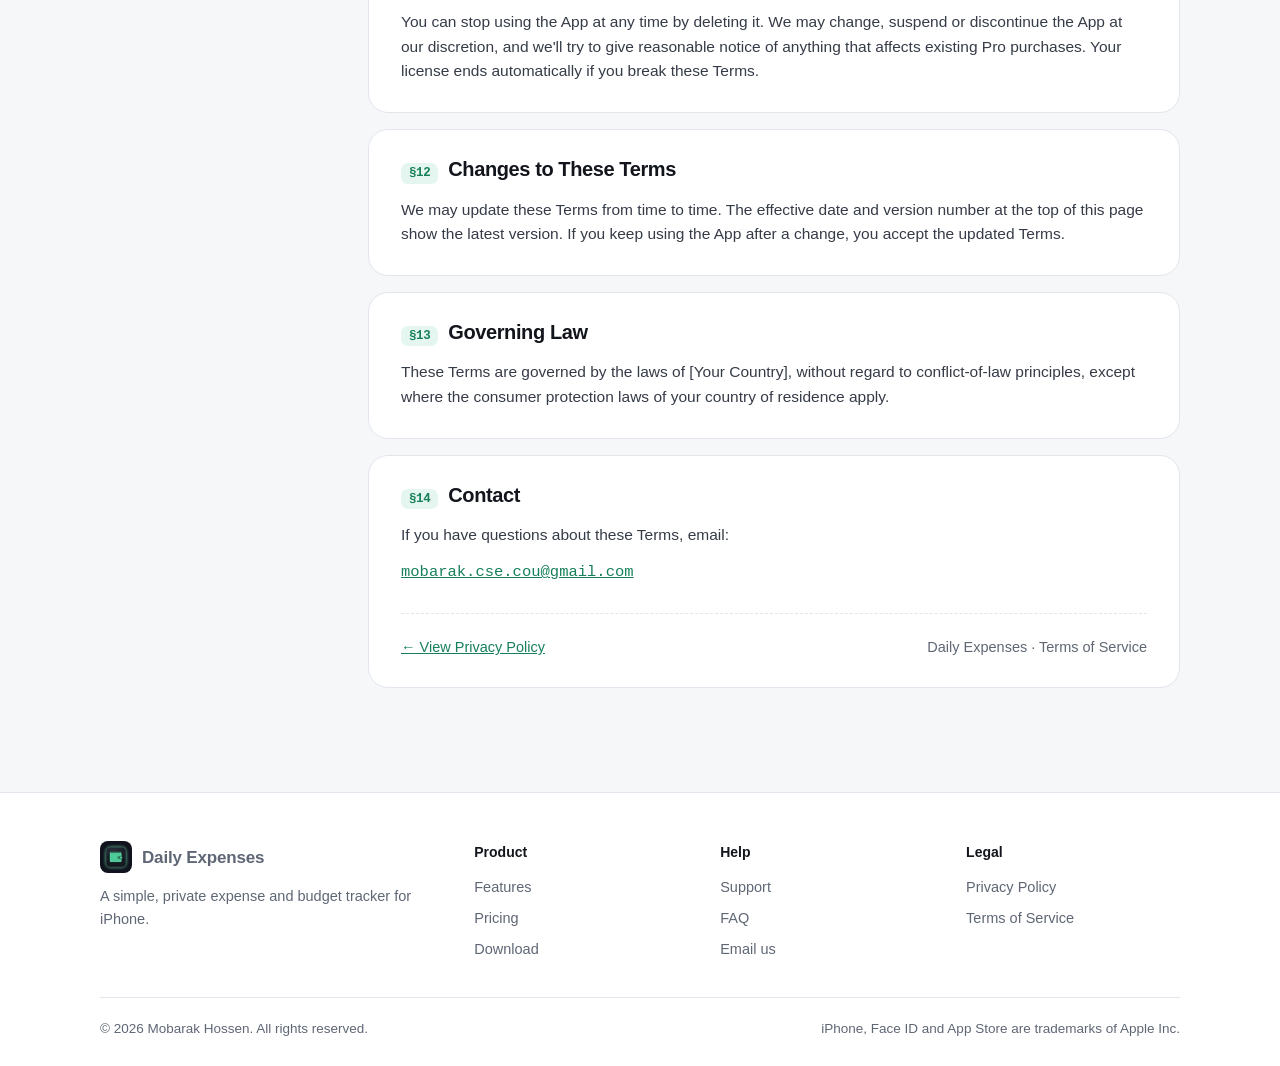
<file: terms.html>
<!DOCTYPE html>
<html lang="en" class="no-js">
<head>
<meta charset="UTF-8">
<meta name="viewport" content="width=device-width, initial-scale=1.0">
<title>Terms of Service | Daily Expenses</title>
<meta name="description" content="The terms for using the Daily Expenses iPhone app, including Pro subscriptions, free trials, ads, your data and limitations of liability.">
<link rel="canonical" href="https://mobarak19.github.io/daily-expense-legal/terms.html">
<meta name="robots" content="index, follow, max-image-preview:large">
<meta name="author" content="Mobarak Hossen">
<meta name="theme-color" content="#f6f7f9" media="(prefers-color-scheme: light)">
<meta name="theme-color" content="#0b0d12" media="(prefers-color-scheme: dark)">
<meta property="og:type" content="website">
<meta property="og:site_name" content="Daily Expenses">
<meta property="og:locale" content="en_US">
<meta property="og:url" content="https://mobarak19.github.io/daily-expense-legal/terms.html">
<meta property="og:title" content="Terms of Service | Daily Expenses">
<meta property="og:description" content="The terms for using the Daily Expenses iPhone app, including Pro subscriptions, free trials, ads, your data and limitations of liability.">
<meta property="og:image" content="https://mobarak19.github.io/daily-expense-legal/assets/img/og-image.png">
<meta property="og:image:width" content="1200">
<meta property="og:image:height" content="630">
<meta property="og:image:alt" content="Daily Expenses — Track smarter. Spend better. Expense tracker and budget app for iPhone.">
<meta name="twitter:card" content="summary_large_image">
<meta name="twitter:title" content="Terms of Service | Daily Expenses">
<meta name="twitter:description" content="The terms for using the Daily Expenses iPhone app, including Pro subscriptions, free trials, ads, your data and limitations of liability.">
<meta name="twitter:image" content="https://mobarak19.github.io/daily-expense-legal/assets/img/og-image.png">
<link rel="icon" type="image/png" sizes="64x64" href="assets/img/favicon.png">
<link rel="apple-touch-icon" href="assets/img/apple-touch-icon.png">
<link rel="manifest" href="site.webmanifest">
<link rel="stylesheet" href="assets/css/site.css">
<script>try{var t=localStorage.getItem("de-theme");if(t==="light"||t==="dark")document.documentElement.dataset.theme=t}catch(e){}</script>
<script type="application/ld+json">
{
 "@context": "https://schema.org",
 "@graph": [
  {
   "@type": "WebPage",
   "@id": "https://mobarak19.github.io/daily-expense-legal/terms.html",
   "url": "https://mobarak19.github.io/daily-expense-legal/terms.html",
   "name": "Terms of Service | Daily Expenses",
   "description": "The terms for using the Daily Expenses iPhone app, including Pro subscriptions, free trials, ads, your data and limitations of liability.",
   "isPartOf": {
    "@id": "https://mobarak19.github.io/daily-expense-legal/#website"
   },
   "inLanguage": "en"
  },
  {
   "@type": "BreadcrumbList",
   "itemListElement": [
    {
     "@type": "ListItem",
     "position": 1,
     "name": "Home",
     "item": "https://mobarak19.github.io/daily-expense-legal/"
    },
    {
     "@type": "ListItem",
     "position": 2,
     "name": "Terms of Service",
     "item": "https://mobarak19.github.io/daily-expense-legal/terms.html"
    }
   ]
  }
 ]
}
</script>
</head>
<body>
<a class="skip" href="#main">Skip to content</a>

<header class="site-header">
  <div class="wrap">
    <a class="brand" href="./"><img src="assets/img/favicon.png" alt="" width="32" height="32">Daily Expenses</a>
    <button class="menu-btn" aria-label="Menu" aria-expanded="false"></button>
    <nav class="site-nav" aria-label="Main">
      <a href="./">Home</a>
      <a href="features.html">Features</a>
      <a href="pricing.html">Pricing</a>
      <a href="support.html">Support</a>
      <button class="theme-btn" type="button" aria-label="Toggle theme"></button>
      <a class="btn btn-primary btn-small" href="./#download">Get the app</a>
    </nav>
  </div>
</header>

<main id="main">
  <section class="page-hero">
    <div class="wrap">
      <span class="eyebrow">Legal</span>
      <h1>Terms of Service</h1>
      <p>The agreement between you and Daily Expenses</p>
      <div class="legal-meta"><span>Effective September 28, 2026</span><span>v2.0</span></div>
    </div>
  </section>

  <div class="wrap legal-layout">
    <nav class="legal-toc" aria-label="Table of contents">
      <a href="#acceptance"><span class="num">01</span>Acceptance</a>
      <a href="#service"><span class="num">02</span>The Service</a>
      <a href="#license"><span class="num">03</span>License</a>
      <a href="#purchases"><span class="num">04</span>Purchases</a>
      <a href="#ads"><span class="num">05</span>Ads</a>
      <a href="#your-data"><span class="num">06</span>Your Data</a>
      <a href="#responsibilities"><span class="num">07</span>Your Responsibilities</a>
      <a href="#ip"><span class="num">08</span>Intellectual Property</a>
      <a href="#disclaimer"><span class="num">09</span>Disclaimer</a>
      <a href="#liability"><span class="num">10</span>Liability</a>
      <a href="#termination"><span class="num">11</span>Termination</a>
      <a href="#changes"><span class="num">12</span>Changes</a>
      <a href="#law"><span class="num">13</span>Governing Law</a>
      <a href="#contact"><span class="num">14</span>Contact</a>
    </nav>

    <div>
      <div class="legal-card intro">
        <p>These Terms govern your use of the Daily Expenses iOS app. They're written to be easy to read, but they're still a real agreement, so please read them.</p>
      </div>

      <section class="legal-card" id="acceptance">
        <h2><span class="idx">§01</span>Acceptance of Terms</h2>
        <p>By downloading, installing or using Daily Expenses and its widgets ("the App"), developed by Mobarak Hossen ("we," "us"), you agree to these Terms of Service and to our <a href="privacy-policy.html">Privacy Policy</a>. If you don't agree, please don't use the App.</p>
      </section>

      <section class="legal-card" id="service">
        <h2><span class="idx">§02</span>The Service</h2>
        <p>Daily Expenses is a personal finance tracking app. You can record expenses, set budgets and alerts, view statistics, plan upcoming and recurring expenses, and keep track of IOUs and investments. All data you enter is stored on your device, as described in our <a href="privacy-policy.html">Privacy Policy</a>.</p>
        <p>The App is free to use with ads. An optional Pro upgrade unlocks extra features and removes ads. The features in each tier may change over time.</p>
      </section>

      <section class="legal-card" id="license">
        <h2><span class="idx">§03</span>License</h2>
        <p>We give you a personal, non-exclusive, non-transferable, revocable license to use the App on Apple devices you own or control, for your own personal, non-commercial use. This license is subject to these Terms and to Apple's <a href="https://www.apple.com/legal/internet-services/itunes/dev/stdeula/" rel="noopener">Licensed Application End User License Agreement</a>. If these Terms and Apple's standard EULA conflict, these Terms apply, to the extent the law allows.</p>
      </section>

      <section class="legal-card" id="purchases">
        <h2><span class="idx">§04</span>Purchases, Subscriptions &amp; Free Trials</h2>
        <p>Daily Expenses Pro is available as a monthly subscription, a yearly subscription, or a one-time Lifetime purchase.</p>
        <ul>
          <li>All purchases are billed to your Apple ID through the App Store. We don't process payments ourselves.</li>
          <li>Prices are shown in the App before you buy and may vary by country.</li>
          <li>Monthly and yearly plans <b>renew automatically</b> unless you cancel at least 24 hours before the end of the current period. Your account is charged for renewal within 24 hours before the current period ends.</li>
          <li>If a free trial is offered, it turns into a paid subscription when it ends unless you cancel at least 24 hours before then. The App will try to remind you before your trial ends, but that reminder isn't guaranteed. Any unused part of a free trial ends when you buy a subscription.</li>
          <li>You can manage or cancel subscriptions in iPhone Settings → your name → Subscriptions.</li>
          <li>The Lifetime option is a single payment that unlocks Pro features for as long as the App is offered and supported, on devices using the same Apple ID.</li>
          <li>Refunds are handled by Apple under its own policies. We can't issue refunds directly. You can request one at <a href="https://reportaproblem.apple.com" rel="noopener">reportaproblem.apple.com</a>.</li>
          <li>Use Restore Purchases in the App to get Pro back on a new or reset device.</li>
        </ul>
      </section>

      <section class="legal-card" id="ads">
        <h2><span class="idx">§05</span>Ads</h2>
        <p>The free version of the App shows ads provided by Google AdMob. Ads are provided by third parties, and we aren't responsible for their content or for the products and services they promote. How ad data is handled is described in our <a href="privacy-policy.html#ads">Privacy Policy</a>. Pro users don't see ads.</p>
      </section>

      <section class="legal-card" id="your-data">
        <h2><span class="idx">§06</span>Your Data &amp; Backups</h2>
        <p>Your data belongs to you and is stored only on your device. We don't keep a copy, so <b>we can't recover data that is lost</b> if you delete the App, use Clear All Data, or lose or reset your device without a backup. We recommend keeping iPhone backups turned on and exporting your data from time to time (Settings → Export Data).</p>
      </section>

      <section class="legal-card" id="responsibilities">
        <h2><span class="idx">§07</span>Your Responsibilities</h2>
        <ul>
          <li>You're responsible for the accuracy of the information you enter, including amounts, dates, interest rates and investment values.</li>
          <li>The App is a tracking and budgeting tool. It is <b>not</b> financial, investment, tax or legal advice. Interest calculations, gains and losses, and budget figures are estimates based on what you enter, and the decisions you make with them are your own.</li>
          <li>If you record information about other people, such as names in IOUs, you're responsible for doing so lawfully.</li>
          <li>You agree not to reverse-engineer, copy, resell or misuse the App, or use it for anything unlawful.</li>
        </ul>
      </section>

      <section class="legal-card" id="ip">
        <h2><span class="idx">§08</span>Intellectual Property</h2>
        <p>The App's design, code, branding and content are owned by Mobarak Hossen. Your license to use the App doesn't give you ownership of any of them. Apple, iPhone, Face ID and App Store are trademarks of Apple Inc. Google and AdMob are trademarks of Google LLC.</p>
      </section>

      <section class="legal-card" id="disclaimer">
        <h2><span class="idx">§09</span>Disclaimer of Warranties</h2>
        <p>The App is provided "as is" and "as available," without warranties of any kind, express or implied, to the fullest extent the law allows. We don't guarantee that the App will be error-free or uninterrupted, or that every calculation, chart, widget or reminder will be accurate or delivered on time. Reminders depend on your device's notification settings.</p>
      </section>

      <section class="legal-card" id="liability">
        <h2><span class="idx">§10</span>Limitation of Liability</h2>
        <p>To the maximum extent the law allows, Mobarak Hossen isn't liable for any indirect, incidental, special or consequential damages, or for any loss of data, profits or savings, arising from your use of the App. This includes financial decisions made using information tracked in it. Our total liability for any claim relating to the App won't exceed the amount you paid for the App in the 12 months before the claim.</p>
        <p>Some jurisdictions don't allow certain limitations, so some of the above may not apply to you. Nothing in these Terms limits rights you have under consumer protection laws that can't be waived.</p>
      </section>

      <section class="legal-card" id="termination">
        <h2><span class="idx">§11</span>Termination</h2>
        <p>You can stop using the App at any time by deleting it. We may change, suspend or discontinue the App at our discretion, and we'll try to give reasonable notice of anything that affects existing Pro purchases. Your license ends automatically if you break these Terms.</p>
      </section>

      <section class="legal-card" id="changes">
        <h2><span class="idx">§12</span>Changes to These Terms</h2>
        <p>We may update these Terms from time to time. The effective date and version number at the top of this page show the latest version. If you keep using the App after a change, you accept the updated Terms.</p>
      </section>

      <section class="legal-card" id="law">
        <h2><span class="idx">§13</span>Governing Law</h2>
        <p>These Terms are governed by the laws of [Your Country], without regard to conflict-of-law principles, except where the consumer protection laws of your country of residence apply.</p>
      </section>

      <section class="legal-card" id="contact">
        <h2><span class="idx">§14</span>Contact</h2>
        <p>If you have questions about these Terms, email:</p>
        <p style="font-family:var(--mono)"><a href="mailto:mobarak.cse.cou@gmail.com?subject=Daily%20Expenses%20Terms">mobarak.cse.cou@gmail.com</a></p>
        <div class="legal-next"><a href="privacy-policy.html">← View Privacy Policy</a><span>Daily Expenses · Terms of Service</span></div>
      </section>
    </div>
  </div>
</main>

<footer class="site-footer">
  <div class="wrap">
    <div class="cols">
      <div>
        <a class="brand" href="./"><img src="assets/img/favicon.png" alt="" width="32" height="32">Daily Expenses</a>
        <p>A simple, private expense and budget tracker for iPhone.</p>
      </div>
      <div>
        <h4>Product</h4>
        <ul><li><a href="features.html">Features</a></li><li><a href="pricing.html">Pricing</a></li><li><a href="./#download">Download</a></li></ul>
      </div>
      <div>
        <h4>Help</h4>
        <ul><li><a href="support.html">Support</a></li><li><a href="support.html#faq">FAQ</a></li><li><a href="mailto:mobarak.cse.cou@gmail.com">Email us</a></li></ul>
      </div>
      <div>
        <h4>Legal</h4>
        <ul><li><a href="privacy-policy.html">Privacy Policy</a></li><li><a href="terms.html">Terms of Service</a></li></ul>
      </div>
    </div>
    <div class="legal-line">
      <span>© <span data-year>2026</span> Mobarak Hossen. All rights reserved.</span>
      <span>iPhone, Face ID and App Store are trademarks of Apple Inc.</span>
    </div>
  </div>
</footer>

<script src="assets/js/site.js" defer></script>
</body>
</html>
</file>
<file: assets/css/site.css>
/* Daily Expenses — shared site styles
   Colors mirror the app's AppTheme: mint green from the app icon
   (incomeGreen), indigo accent, violet for Pro, red for spending. */

:root {
  --bg: #f6f7f9;
  --surface: #ffffff;
  --surface-2: #eef1f4;
  --ink: #12151b;
  --ink-2: #353b47;
  --muted: #5f6775;
  --line: #e2e6ec;
  --green: #33b885;
  --green-ink: #17805a;
  --green-soft: rgba(51, 184, 133, 0.13);
  --indigo: #4a59fa;
  --indigo-soft: rgba(74, 89, 250, 0.11);
  --violet: #8c59fa;
  --pro: #7c4dff;
  --pro-soft: rgba(140, 89, 250, 0.13);
  --red: #e5475a;
  --red-soft: rgba(240, 82, 97, 0.12);
  --gold: #c98f1c;
  --gold-soft: rgba(222, 166, 72, 0.16);
  --night: #0b0d12;
  --night-2: #1b1f27;
  --shadow: 0 1px 2px rgba(16, 20, 28, 0.05), 0 8px 28px rgba(16, 20, 28, 0.07);
  --radius: 20px;
  --max: 1120px;
  --font: -apple-system, BlinkMacSystemFont, "Inter", "Segoe UI", Helvetica, Arial, sans-serif;
  --mono: "SFMono-Regular", ui-monospace, Menlo, Consolas, monospace;
  color-scheme: light;
}

@media (prefers-color-scheme: dark) {
  :root:not([data-theme="light"]) {
    --bg: #0b0d12;
    --surface: #151922;
    --surface-2: #1d222d;
    --ink: #f2f4f7;
    --ink-2: #c9ced8;
    --muted: #9aa2b1;
    --line: #262c38;
    --green-ink: #4fd3a0;
    --green-soft: rgba(51, 184, 133, 0.16);
    --indigo: #7d88ff;
    --indigo-soft: rgba(125, 136, 255, 0.14);
    --pro: #a885ff;
    --pro-soft: rgba(168, 133, 255, 0.16);
    --red: #ff6b7c;
    --gold: #e8b456;
    --shadow: 0 1px 2px rgba(0, 0, 0, 0.3), 0 10px 30px rgba(0, 0, 0, 0.35);
    color-scheme: dark;
  }
}
:root[data-theme="dark"] {
  --bg: #0b0d12;
  --surface: #151922;
  --surface-2: #1d222d;
  --ink: #f2f4f7;
  --ink-2: #c9ced8;
  --muted: #9aa2b1;
  --line: #262c38;
  --green-ink: #4fd3a0;
  --green-soft: rgba(51, 184, 133, 0.16);
  --indigo: #7d88ff;
  --indigo-soft: rgba(125, 136, 255, 0.14);
  --pro: #a885ff;
  --pro-soft: rgba(168, 133, 255, 0.16);
  --red: #ff6b7c;
  --gold: #e8b456;
  --shadow: 0 1px 2px rgba(0, 0, 0, 0.3), 0 10px 30px rgba(0, 0, 0, 0.35);
  color-scheme: dark;
}

*, *::before, *::after { box-sizing: border-box; }
html { scroll-behavior: smooth; -webkit-text-size-adjust: 100%; }
@media (prefers-reduced-motion: reduce) {
  html { scroll-behavior: auto; }
  *, *::before, *::after { animation: none !important; transition: none !important; }
}

body {
  margin: 0;
  background: var(--bg);
  color: var(--ink);
  font-family: var(--font);
  font-size: 16px;
  line-height: 1.6;
  -webkit-font-smoothing: antialiased;
  overflow-x: hidden;
}
img, svg { display: block; max-width: 100%; }
a { color: var(--green-ink); }
h1, h2, h3 { line-height: 1.15; letter-spacing: -0.02em; margin: 0; }
p { margin: 0; }

.wrap { max-width: var(--max); margin: 0 auto; padding: 0 20px; }
.skip { position: absolute; left: -999px; top: 8px; background: var(--surface); padding: 8px 14px; border-radius: 10px; z-index: 100; }
.skip:focus { left: 8px; }
:focus-visible { outline: 2.5px solid var(--green); outline-offset: 3px; border-radius: 6px; }

/* ---------- Icons (injected by site.js) ---------- */
[data-icon] { display: inline-flex; width: 1.25em; height: 1.25em; flex: none; }
[data-icon] svg { width: 100%; height: 100%; }

/* ---------- Header ---------- */
.site-header {
  position: sticky; top: 0; z-index: 50;
  background: color-mix(in srgb, var(--bg) 82%, transparent);
  backdrop-filter: saturate(160%) blur(14px);
  -webkit-backdrop-filter: saturate(160%) blur(14px);
  border-bottom: 1px solid var(--line);
}
.site-header .wrap { display: flex; align-items: center; gap: 16px; height: 64px; }
.brand { display: flex; align-items: center; gap: 10px; color: var(--ink); text-decoration: none; font-weight: 800; letter-spacing: -0.01em; font-size: 17px; }
.brand img { width: 32px; height: 32px; border-radius: 8px; }
.site-nav { display: flex; align-items: center; gap: 4px; margin-left: auto; }
.site-nav a { color: var(--muted); text-decoration: none; font-size: 15px; font-weight: 600; padding: 8px 12px; border-radius: 10px; }
.site-nav a:hover { color: var(--ink); background: var(--surface-2); }
.site-nav a[aria-current="page"] { color: var(--ink); }
.site-nav .btn { margin-left: 8px; }
.theme-btn, .menu-btn {
  width: 40px; height: 40px; border-radius: 12px; border: 1px solid var(--line);
  background: var(--surface); color: var(--ink); display: inline-flex; align-items: center; justify-content: center; cursor: pointer; font-size: 18px;
}
.menu-btn { display: none; margin-left: auto; }
@media (max-width: 820px) {
  .menu-btn { display: inline-flex; }
  .site-nav {
    display: none; position: absolute; top: 64px; left: 0; right: 0;
    flex-direction: column; align-items: stretch; gap: 2px;
    background: var(--bg); border-bottom: 1px solid var(--line); padding: 10px 16px 18px;
  }
  .site-nav.open { display: flex; }
  .site-nav a { padding: 12px; font-size: 16px; }
  .site-nav .btn { margin: 8px 0 0; justify-content: center; }
  .site-nav .theme-btn { align-self: flex-start; margin-top: 6px; }
}

/* ---------- Buttons ---------- */
.btn {
  display: inline-flex; align-items: center; gap: 8px;
  padding: 12px 20px; border-radius: 14px; font-weight: 700; font-size: 15px;
  text-decoration: none; border: 1px solid transparent; cursor: pointer; white-space: nowrap;
  transition: transform .15s ease, box-shadow .15s ease, background .15s ease;
}
.btn:hover { transform: translateY(-1px); }
.btn-primary { background: var(--green); color: #06251a; box-shadow: 0 6px 20px rgba(51, 184, 133, 0.3); }
.btn-ghost { background: var(--surface); color: var(--ink); border-color: var(--line); }
.btn-small { padding: 8px 14px; font-size: 14px; border-radius: 11px; }
.btn-store { background: #000; color: #fff; border-color: rgba(255, 255, 255, 0.18); padding: 10px 18px; }
.btn-store .store-text { display: flex; flex-direction: column; line-height: 1.1; text-align: left; }
.btn-store small { font-size: 11px; font-weight: 500; opacity: .8; }
.btn-store strong { font-size: 17px; }
.btn-store [data-icon] { width: 26px; height: 26px; }
.btn-store.is-soon { cursor: default; }
.btn-store.is-soon:hover { transform: none; }

/* ---------- Hero ---------- */
.hero-home {
  position: relative; overflow: hidden;
  background:
    radial-gradient(700px 380px at 78% 40%, rgba(51, 184, 133, 0.22), transparent 70%),
    radial-gradient(500px 300px at 10% 0%, rgba(74, 89, 250, 0.18), transparent 70%),
    var(--night);
  color: #f2f4f7;
}
.hero-home .wrap { display: grid; grid-template-columns: 1.1fr 0.9fr; gap: 48px; align-items: center; padding-top: 72px; padding-bottom: 80px; }
.eyebrow {
  display: inline-flex; align-items: center; gap: 8px;
  font-size: 12.5px; font-weight: 700; letter-spacing: 0.08em; text-transform: uppercase;
  color: var(--green-ink);
}
.hero-home .eyebrow { color: #5fdcaa; }
.hero-home h1.eyebrow { font-size: 12.5px; margin: 0; line-height: 1.4; letter-spacing: 0.08em; }
.hero-home .slogan { font-size: clamp(38px, 6vw, 64px); font-weight: 850; line-height: 1.08; margin: 16px 0 18px; letter-spacing: -0.035em; }
.hero-home .slogan em { font-style: normal; color: #5fdcaa; }
.hero-home .lede { font-size: 19px; color: #b9c0cc; max-width: 34em; }
.hero-actions { display: flex; flex-wrap: wrap; gap: 12px; margin-top: 30px; }
.hero-home .btn-ghost { background: rgba(255, 255, 255, 0.06); color: #f2f4f7; border-color: rgba(255, 255, 255, 0.16); }
.hero-points { display: flex; flex-wrap: wrap; gap: 8px 20px; margin: 28px 0 0; padding: 0; list-style: none; color: #9aa2b1; font-size: 14px; }
.hero-points li { display: flex; align-items: center; gap: 7px; }
.hero-points [data-icon] { color: #5fdcaa; width: 17px; height: 17px; }
@media (max-width: 900px) {
  .hero-home .wrap { grid-template-columns: 1fr; padding-top: 48px; padding-bottom: 56px; gap: 40px; }
}

/* Page hero (inner pages) */
.page-hero { padding: 64px 0 40px; text-align: center; border-bottom: 1px solid var(--line);
  background: radial-gradient(600px 240px at 50% -40px, var(--green-soft), transparent 70%); }
.page-hero h1 { font-size: clamp(34px, 5vw, 52px); font-weight: 850; margin: 12px 0 14px; }
.page-hero p { color: var(--muted); font-size: 18px; max-width: 38em; margin: 0 auto; }

/* ---------- Phone mockup ---------- */
.phone {
  width: 300px; max-width: 100%; margin: 0 auto; aspect-ratio: 300 / 610;
  border-radius: 46px; padding: 11px; background: #1c2029;
  box-shadow: 0 0 0 1.5px #2e3440, 0 40px 80px rgba(0, 0, 0, 0.5), 0 0 120px rgba(51, 184, 133, 0.18);
  position: relative;
}
.phone-screen {
  height: 100%; border-radius: 36px; overflow: hidden; background: #0b0d12; color: #f2f4f7;
  padding: 44px 14px 14px; font-size: 11px; position: relative; display: flex; flex-direction: column; gap: 9px;
}
.phone-screen::before { content: ""; position: absolute; top: 11px; left: 50%; transform: translateX(-50%); width: 88px; height: 24px; border-radius: 20px; background: #000; }
.ps-top { display: flex; justify-content: space-between; align-items: center; }
.ps-top b { font-size: 17px; letter-spacing: -0.02em; }
.ps-top span { display: flex; gap: 6px; }
.ps-dot { width: 24px; height: 24px; border-radius: 50%; background: #1b1f27; display: inline-flex; align-items: center; justify-content: center; color: #9aa2b1; }
.ps-dot [data-icon] { width: 13px; height: 13px; }
.ps-row { display: grid; grid-template-columns: 1fr 1fr; gap: 8px; }
.ps-card { background: #1b1f27; border-radius: 14px; padding: 10px 11px; }
.ps-label { color: #8b93a1; font-size: 9px; font-weight: 700; letter-spacing: .06em; text-transform: uppercase; }
.ps-amt { font-size: 17px; font-weight: 800; letter-spacing: -0.02em; margin-top: 2px; }
.ps-bar { height: 6px; border-radius: 6px; background: #2a303b; margin-top: 8px; overflow: hidden; }
.ps-bar i { display: block; height: 100%; width: 62%; border-radius: 6px; background: linear-gradient(90deg, #33b885, #5fdcaa); }
.ps-sub { color: #8b93a1; font-size: 9.5px; margin-top: 5px; display: flex; justify-content: space-between; }
.ps-tx { display: flex; align-items: center; gap: 9px; padding: 7px 0; border-top: 1px solid #222734; }
.ps-tx:first-of-type { border-top: 0; }
.ps-ic { width: 26px; height: 26px; border-radius: 50%; display: inline-flex; align-items: center; justify-content: center; flex: none; }
.ps-ic [data-icon] { width: 13px; height: 13px; }
.ps-tx div { flex: 1; min-width: 0; line-height: 1.25; }
.ps-tx small { color: #8b93a1; font-size: 9px; display: block; }
.ps-tx b { font-size: 11px; }
.ps-neg { color: #ff6b7c; font-weight: 700; }
.ps-fab { position: absolute; right: 16px; bottom: 16px; width: 42px; height: 42px; border-radius: 50%; background: #33b885; color: #06251a; display: flex; align-items: center; justify-content: center; box-shadow: 0 8px 20px rgba(51, 184, 133, 0.45); }
.ps-fab [data-icon] { width: 20px; height: 20px; }
.ps-mini { display: flex; align-items: center; gap: 8px; }
.ps-mini .ps-ic { width: 22px; height: 22px; }

/* ---------- Sections ---------- */
.section { padding: 88px 0; }
.section.alt { background: var(--surface); border-top: 1px solid var(--line); border-bottom: 1px solid var(--line); }
.section-head { max-width: 680px; margin-bottom: 44px; }
.section-head.center { text-align: center; margin-left: auto; margin-right: auto; }
.section-head h2 { font-size: clamp(30px, 4vw, 42px); font-weight: 820; margin: 10px 0 14px; }
.section-head p { color: var(--muted); font-size: 18px; }
@media (max-width: 640px) { .section { padding: 64px 0; } }

/* Stat strip */
.stats { display: grid; grid-template-columns: repeat(4, 1fr); gap: 16px; }
.stat { background: var(--surface); border: 1px solid var(--line); border-radius: var(--radius); padding: 22px; }
.stat b { display: block; font-size: 30px; font-weight: 850; letter-spacing: -0.03em; }
.stat span { color: var(--muted); font-size: 14.5px; }
@media (max-width: 760px) { .stats { grid-template-columns: repeat(2, 1fr); } }

/* Feature grid */
.fgrid { display: grid; grid-template-columns: repeat(3, 1fr); gap: 18px; }
@media (max-width: 960px) { .fgrid { grid-template-columns: repeat(2, 1fr); } }
@media (max-width: 620px) { .fgrid { grid-template-columns: 1fr; } }
.fcard {
  background: var(--surface); border: 1px solid var(--line); border-radius: var(--radius);
  padding: 24px; display: flex; flex-direction: column; gap: 10px; text-decoration: none; color: inherit;
  transition: transform .18s ease, box-shadow .18s ease, border-color .18s ease;
}
a.fcard:hover { transform: translateY(-3px); box-shadow: var(--shadow); border-color: transparent; }
.fcard h3 { font-size: 19px; font-weight: 780; }
.fcard p { color: var(--muted); font-size: 15.5px; }
.fcard .more { margin-top: auto; padding-top: 6px; color: var(--green-ink); font-weight: 700; font-size: 14px; }
.ficon { width: 44px; height: 44px; border-radius: 13px; display: inline-flex; align-items: center; justify-content: center; }
.ficon [data-icon] { width: 22px; height: 22px; }
.t-green { background: var(--green-soft); color: var(--green-ink); }
.t-indigo { background: var(--indigo-soft); color: var(--indigo); }
.t-pro { background: var(--pro-soft); color: var(--pro); }
.t-red { background: var(--red-soft); color: var(--red); }
.t-gold { background: var(--gold-soft); color: var(--gold); }
.t-teal { background: rgba(38, 170, 190, 0.14); color: #1f95a6; }
.t-orange { background: rgba(255, 149, 0, 0.14); color: #d77a00; }

.pro-tag {
  display: inline-flex; align-items: center; font-size: 10.5px; font-weight: 800; letter-spacing: .06em;
  padding: 2px 7px; border-radius: 6px; background: var(--pro-soft); color: var(--pro); vertical-align: 2px; margin-left: 6px;
}

/* Split rows */
.split { display: grid; grid-template-columns: 1fr 1fr; gap: 56px; align-items: center; }
.split + .split { margin-top: 96px; }
.split.flip .split-visual { order: -1; }
@media (max-width: 880px) {
  .split { grid-template-columns: 1fr; gap: 32px; }
  .split.flip .split-visual { order: 0; }
  .split + .split { margin-top: 64px; }
}
.split h3 { font-size: clamp(26px, 3.4vw, 34px); font-weight: 820; margin: 10px 0 14px; }
.split p { color: var(--muted); font-size: 17px; }
.checks { list-style: none; padding: 0; margin: 20px 0 0; display: grid; gap: 10px; }
.checks li { display: flex; gap: 10px; align-items: flex-start; font-size: 15.5px; color: var(--ink-2); }
.checks [data-icon] { color: var(--green-ink); margin-top: 3px; width: 18px; height: 18px; }

.panel { background: var(--surface); border: 1px solid var(--line); border-radius: 24px; padding: 22px; box-shadow: var(--shadow); }
.section.alt .panel { background: var(--bg); }

/* Mini chart (statistics visual) */
.seg { display: inline-flex; background: var(--surface-2); border-radius: 11px; padding: 3px; gap: 2px; font-size: 13px; font-weight: 700; }
.seg span { padding: 6px 14px; border-radius: 9px; color: var(--muted); }
.seg span.on { background: var(--surface); color: var(--ink); box-shadow: 0 1px 3px rgba(0, 0, 0, .12); }
.bars { display: flex; align-items: flex-end; gap: 10px; height: 150px; margin: 22px 0 8px; }
.bars i { flex: 1; border-radius: 8px 8px 4px 4px; background: var(--green); opacity: .85; }
.bars i.hi { background: var(--indigo); opacity: 1; }
.bar-labels { display: flex; gap: 10px; color: var(--muted); font-size: 12px; }
.bar-labels span { flex: 1; text-align: center; }
.cat-row { display: flex; align-items: center; gap: 12px; padding: 10px 0; border-top: 1px solid var(--line); font-size: 14.5px; }
.cat-row:first-child { border-top: 0; }
.cat-row .ficon { width: 34px; height: 34px; border-radius: 10px; }
.cat-row .ficon [data-icon] { width: 17px; height: 17px; }
.cat-row .name { flex: 1; font-weight: 650; }
.cat-row .track { flex: 1.2; height: 7px; border-radius: 7px; background: var(--surface-2); overflow: hidden; }
.cat-row .track i { display: block; height: 100%; border-radius: 7px; }
.cat-row .amt { font-weight: 750; min-width: 64px; text-align: right; font-variant-numeric: tabular-nums; }

/* Budget visual */
.budget-top { display: flex; justify-content: space-between; align-items: baseline; }
.budget-top b { font-size: 28px; letter-spacing: -0.03em; }
.budget-track { height: 12px; border-radius: 12px; background: var(--surface-2); margin: 14px 0 8px; position: relative; overflow: hidden; }
.budget-track i { position: absolute; inset: 0 auto 0 0; width: 72%; border-radius: 12px; background: linear-gradient(90deg, var(--green), #5fdcaa); }
.budget-note { display: flex; justify-content: space-between; color: var(--muted); font-size: 13.5px; }
.alert-toast { display: flex; gap: 12px; align-items: flex-start; margin-top: 18px; padding: 14px; border-radius: 16px; background: var(--surface-2); }
.alert-toast .ficon { width: 36px; height: 36px; border-radius: 10px; }
.alert-toast b { display: block; font-size: 14.5px; }
.alert-toast span { color: var(--muted); font-size: 13.5px; }

/* Widgets visual */
.widgets { display: grid; grid-template-columns: 1fr 1fr; gap: 16px; }
.w-small, .w-lock { border-radius: 26px; padding: 16px; background: #151922; color: #f2f4f7; aspect-ratio: 1; display: flex; flex-direction: column; box-shadow: var(--shadow); }
.w-small .ps-label { color: #8b93a1; }
.w-small b { font-size: 28px; letter-spacing: -0.03em; margin: 4px 0 auto; }
.w-small .ps-bar { margin-top: 0; }
.w-small .ps-sub { font-size: 11px; }
.w-lock { background: linear-gradient(160deg, #4a59fa, #8c59fa 60%, #33b885); align-items: center; justify-content: center; gap: 12px; text-align: center; }
.w-lock .clock { font-size: 44px; font-weight: 300; letter-spacing: -0.02em; line-height: 1; }
.w-lock .accs { display: flex; gap: 10px; }
.w-circ { width: 50px; height: 50px; border-radius: 50%; background: rgba(255, 255, 255, 0.18); display: flex; align-items: center; justify-content: center; font-size: 10px; font-weight: 700; flex-direction: column; line-height: 1.1; border: 3px solid rgba(255, 255, 255, 0.55); }
.w-circ [data-icon] { width: 20px; height: 20px; }
.w-circ.plus { border-color: transparent; background: rgba(255, 255, 255, 0.24); }
.w-inline { font-size: 12px; font-weight: 600; opacity: .9; }
.w-medium { grid-column: 1 / -1; border-radius: 26px; padding: 16px 18px; background: #151922; color: #f2f4f7; display: grid; grid-template-columns: 1fr 1fr; gap: 18px; box-shadow: var(--shadow); }
.w-medium b { font-size: 24px; letter-spacing: -0.03em; }
.wk { display: flex; align-items: flex-end; gap: 6px; height: 64px; margin-top: 8px; }
.wk i { flex: 1; border-radius: 4px; background: #33b885; }
.wk i.off { background: #2a303b; }

/* Privacy band */
.privacy-band { background: var(--night); color: #f2f4f7; border-radius: 28px; padding: 48px; display: grid; grid-template-columns: 1.2fr 1fr; gap: 40px; align-items: center;
  background-image: radial-gradient(500px 260px at 90% 20%, rgba(51, 184, 133, 0.25), transparent 70%); }
.privacy-band h2 { font-size: clamp(28px, 3.6vw, 38px); font-weight: 820; margin: 10px 0 14px; }
.privacy-band p { color: #b9c0cc; font-size: 17px; }
.privacy-band .eyebrow { color: #5fdcaa; }
.privacy-band ul { list-style: none; padding: 0; margin: 0; display: grid; gap: 14px; }
.privacy-band li { display: flex; gap: 12px; align-items: flex-start; font-size: 15.5px; color: #dfe3ea; }
.privacy-band li [data-icon] { color: #5fdcaa; margin-top: 2px; }
.privacy-band a { color: #5fdcaa; }
@media (max-width: 820px) { .privacy-band { grid-template-columns: 1fr; padding: 32px 24px; } }

/* ---------- Pricing ---------- */
.plans { display: grid; grid-template-columns: repeat(3, 1fr); gap: 18px; align-items: stretch; }
@media (max-width: 900px) { .plans { grid-template-columns: 1fr; max-width: 460px; margin: 0 auto; } }
.plan { background: var(--surface); border: 1px solid var(--line); border-radius: 24px; padding: 28px; display: flex; flex-direction: column; gap: 14px; position: relative; }
.plan.featured { border: 2px solid var(--pro); box-shadow: 0 16px 40px rgba(124, 77, 255, 0.18); }
.plan .ribbon { position: absolute; top: -13px; left: 28px; background: var(--pro); color: #fff; font-size: 12px; font-weight: 800; padding: 4px 11px; border-radius: 8px; letter-spacing: .03em; }
.plan h3 { font-size: 20px; font-weight: 780; }
.plan .price { font-size: 42px; font-weight: 850; letter-spacing: -0.04em; line-height: 1; }
.plan .price small { font-size: 16px; font-weight: 600; color: var(--muted); letter-spacing: 0; }
.plan .note { color: var(--muted); font-size: 14.5px; }
.plan .checks { margin-top: 4px; }
.fineprint { color: var(--muted); font-size: 13.5px; text-align: center; max-width: 720px; margin: 28px auto 0; }

.compare { width: 100%; border-collapse: collapse; background: var(--surface); border: 1px solid var(--line); border-radius: 20px; overflow: hidden; font-size: 15.5px; }
.compare th, .compare td { padding: 15px 18px; border-bottom: 1px solid var(--line); text-align: left; }
.compare tr:last-child td { border-bottom: 0; }
.compare thead th { font-size: 13px; letter-spacing: .06em; text-transform: uppercase; color: var(--muted); background: var(--surface-2); }
.compare td:not(:first-child), .compare th:not(:first-child) { text-align: center; width: 110px; }
.compare .yes { color: var(--green-ink); font-weight: 800; }
.compare .no { color: var(--muted); }
.compare .pro-col { color: var(--pro); }
.table-scroll { overflow-x: auto; border-radius: 20px; }

/* ---------- FAQ ---------- */
.faq { display: grid; gap: 12px; max-width: 820px; margin: 0 auto; }
.faq details { background: var(--surface); border: 1px solid var(--line); border-radius: 18px; padding: 0 22px; }
.faq summary { cursor: pointer; list-style: none; padding: 20px 0; font-weight: 720; font-size: 17px; display: flex; justify-content: space-between; gap: 16px; align-items: center; }
.faq summary::-webkit-details-marker { display: none; }
.faq summary::after { content: "+"; font-size: 24px; font-weight: 400; color: var(--muted); transition: transform .2s ease; }
.faq details[open] summary::after { transform: rotate(45deg); }
.faq details > div { padding: 0 0 20px; color: var(--muted); font-size: 16px; }
.faq details > div p + p { margin-top: 10px; }

/* ---------- Features page ---------- */
.chipbar { position: sticky; top: 64px; z-index: 40; background: color-mix(in srgb, var(--bg) 88%, transparent); backdrop-filter: blur(12px); -webkit-backdrop-filter: blur(12px); border-bottom: 1px solid var(--line); }
.chipbar .wrap { display: flex; gap: 8px; overflow-x: auto; padding-top: 12px; padding-bottom: 12px; scrollbar-width: none; }
.chipbar .wrap::-webkit-scrollbar { display: none; }
.chip { flex: none; font-size: 14px; font-weight: 650; color: var(--muted); text-decoration: none; padding: 7px 14px; border-radius: 100px; border: 1px solid var(--line); background: var(--surface); }
.chip:hover, .chip.active { color: var(--ink); border-color: var(--ink); }
.fgroup { padding: 56px 0; border-bottom: 1px solid var(--line); scroll-margin-top: 130px; }
.fgroup:last-of-type { border-bottom: 0; }
.fgroup-head { display: flex; gap: 16px; align-items: flex-start; margin-bottom: 26px; }
.fgroup-head .ficon { width: 52px; height: 52px; border-radius: 15px; }
.fgroup-head .ficon [data-icon] { width: 26px; height: 26px; }
.fgroup-head h2 { font-size: clamp(24px, 3vw, 30px); font-weight: 820; }
.fgroup-head p { color: var(--muted); font-size: 16.5px; margin-top: 6px; max-width: 44em; }
.flist { list-style: none; padding: 0; margin: 0; display: grid; grid-template-columns: repeat(2, 1fr); gap: 12px; }
@media (max-width: 760px) { .flist { grid-template-columns: 1fr; } }
.flist li { background: var(--surface); border: 1px solid var(--line); border-radius: 16px; padding: 16px 18px; display: flex; gap: 12px; align-items: flex-start; }
.flist li > [data-icon] { color: var(--green-ink); width: 20px; height: 20px; margin-top: 2px; }
.flist b { display: block; font-size: 15.5px; font-weight: 720; }
.flist span { color: var(--muted); font-size: 14.5px; }

/* ---------- Support ---------- */
.contact-grid { display: grid; grid-template-columns: repeat(3, 1fr); gap: 18px; }
@media (max-width: 860px) { .contact-grid { grid-template-columns: 1fr; } }
.email-line { font-family: var(--mono); font-size: 15px; word-break: break-all; }

/* ---------- CTA + Footer ---------- */
.cta { text-align: center; padding: 88px 0; }
.cta img { width: 88px; height: 88px; border-radius: 22px; margin: 0 auto 22px; box-shadow: 0 16px 40px rgba(51, 184, 133, 0.25); }
.cta h2 { font-size: clamp(30px, 4.5vw, 46px); font-weight: 850; }
.cta p { color: var(--muted); font-size: 18px; margin: 14px auto 28px; max-width: 32em; }
.cta .hero-actions { justify-content: center; }

.site-footer { border-top: 1px solid var(--line); padding: 48px 0 40px; font-size: 14.5px; color: var(--muted); background: var(--surface); }
.site-footer .cols { display: grid; grid-template-columns: 1.6fr 1fr 1fr 1fr; gap: 32px; }
@media (max-width: 760px) { .site-footer .cols { grid-template-columns: 1fr 1fr; } .site-footer .cols > :first-child { grid-column: 1 / -1; } }
.site-footer h4 { margin: 0 0 12px; color: var(--ink); font-size: 14px; }
.site-footer ul { list-style: none; padding: 0; margin: 0; display: grid; gap: 8px; }
.site-footer a { color: var(--muted); text-decoration: none; }
.site-footer a:hover { color: var(--ink); }
.site-footer .brand { margin-bottom: 12px; }
.site-footer .legal-line { margin-top: 36px; padding-top: 20px; border-top: 1px solid var(--line); display: flex; flex-wrap: wrap; justify-content: space-between; gap: 10px; font-size: 13.5px; }

/* Reveal on scroll */
.reveal { opacity: 0; transform: translateY(16px); transition: opacity .6s ease, transform .6s ease; }
.reveal.in { opacity: 1; transform: none; }
.no-js .reveal { opacity: 1; transform: none; }

/* ---------- Legal pages ---------- */
.legal-meta { display: inline-flex; gap: 8px; flex-wrap: wrap; justify-content: center; margin-top: 18px; }
.legal-meta span { font-family: var(--mono); font-size: 12.5px; font-weight: 600; padding: 5px 12px; border-radius: 100px; background: var(--green-soft); color: var(--green-ink); }
.legal-layout { display: grid; grid-template-columns: 220px minmax(0, 1fr); gap: 48px; align-items: start; padding-top: 48px; padding-bottom: 88px; }
@media (max-width: 860px) { .legal-layout { grid-template-columns: 1fr; gap: 24px; } .legal-toc { position: static !important; } }
.legal-toc { position: sticky; top: 88px; display: flex; flex-direction: column; border-left: 2px solid var(--line); padding-left: 16px; }
.legal-toc a { color: var(--muted); text-decoration: none; font-size: 14px; padding: 6px 0; }
.legal-toc a:hover, .legal-toc a.active { color: var(--green-ink); }
.legal-toc a.active { font-weight: 700; }
.legal-toc .num { font-family: var(--mono); font-size: 11.5px; margin-right: 8px; opacity: .7; }
@media (max-width: 860px) { .legal-toc { display: grid; grid-template-columns: 1fr 1fr; border-left: 0; padding: 16px; background: var(--surface); border: 1px solid var(--line); border-radius: 16px; } }
.legal-card { background: var(--surface); border: 1px solid var(--line); border-radius: var(--radius); padding: 28px 32px; margin-bottom: 16px; scroll-margin-top: 88px; }
@media (max-width: 560px) { .legal-card { padding: 22px 20px; } }
.legal-card.intro { background: linear-gradient(180deg, var(--green-soft), var(--surface) 70%); font-size: 16.5px; color: var(--ink-2); }
.legal-card h2 { font-size: 20px; font-weight: 800; margin: 0 0 14px; display: flex; gap: 10px; align-items: baseline; }
.legal-card h2 .idx { font-family: var(--mono); font-size: 12.5px; font-weight: 700; color: var(--green-ink); background: var(--green-soft); padding: 3px 8px; border-radius: 7px; }
.legal-card h3 { font-size: 16px; font-weight: 750; margin: 18px 0 8px; }
.legal-card p, .legal-card li { color: var(--ink-2); font-size: 15.5px; }
.legal-card p + p { margin-top: 12px; }
.legal-card ul { padding-left: 20px; margin: 10px 0; }
.legal-card li { margin: 6px 0; }
.legal-table-wrap { overflow-x: auto; margin: 14px 0 6px; }
.legal-table { width: 100%; border-collapse: collapse; font-size: 14.5px; }
.legal-table th, .legal-table td { text-align: left; padding: 10px 12px; border-bottom: 1px solid var(--line); vertical-align: top; color: var(--ink-2); }
.legal-table th { font-family: var(--mono); font-size: 11.5px; text-transform: uppercase; letter-spacing: .05em; color: var(--muted); }
.legal-note { border-left: 3px solid var(--green); background: var(--green-soft); border-radius: 0 12px 12px 0; padding: 12px 16px; font-size: 14.5px; color: var(--ink-2); margin-top: 16px; }
.legal-next { display: flex; justify-content: space-between; flex-wrap: wrap; gap: 12px; margin-top: 28px; padding-top: 22px; border-top: 1px dashed var(--line); font-size: 14.5px; color: var(--muted); }

/* Fixes */
.site-nav a.btn-primary, .site-nav a.btn-primary:hover { color: #06251a; background: var(--green); }
div.eyebrow { display: flex; }
</file>
